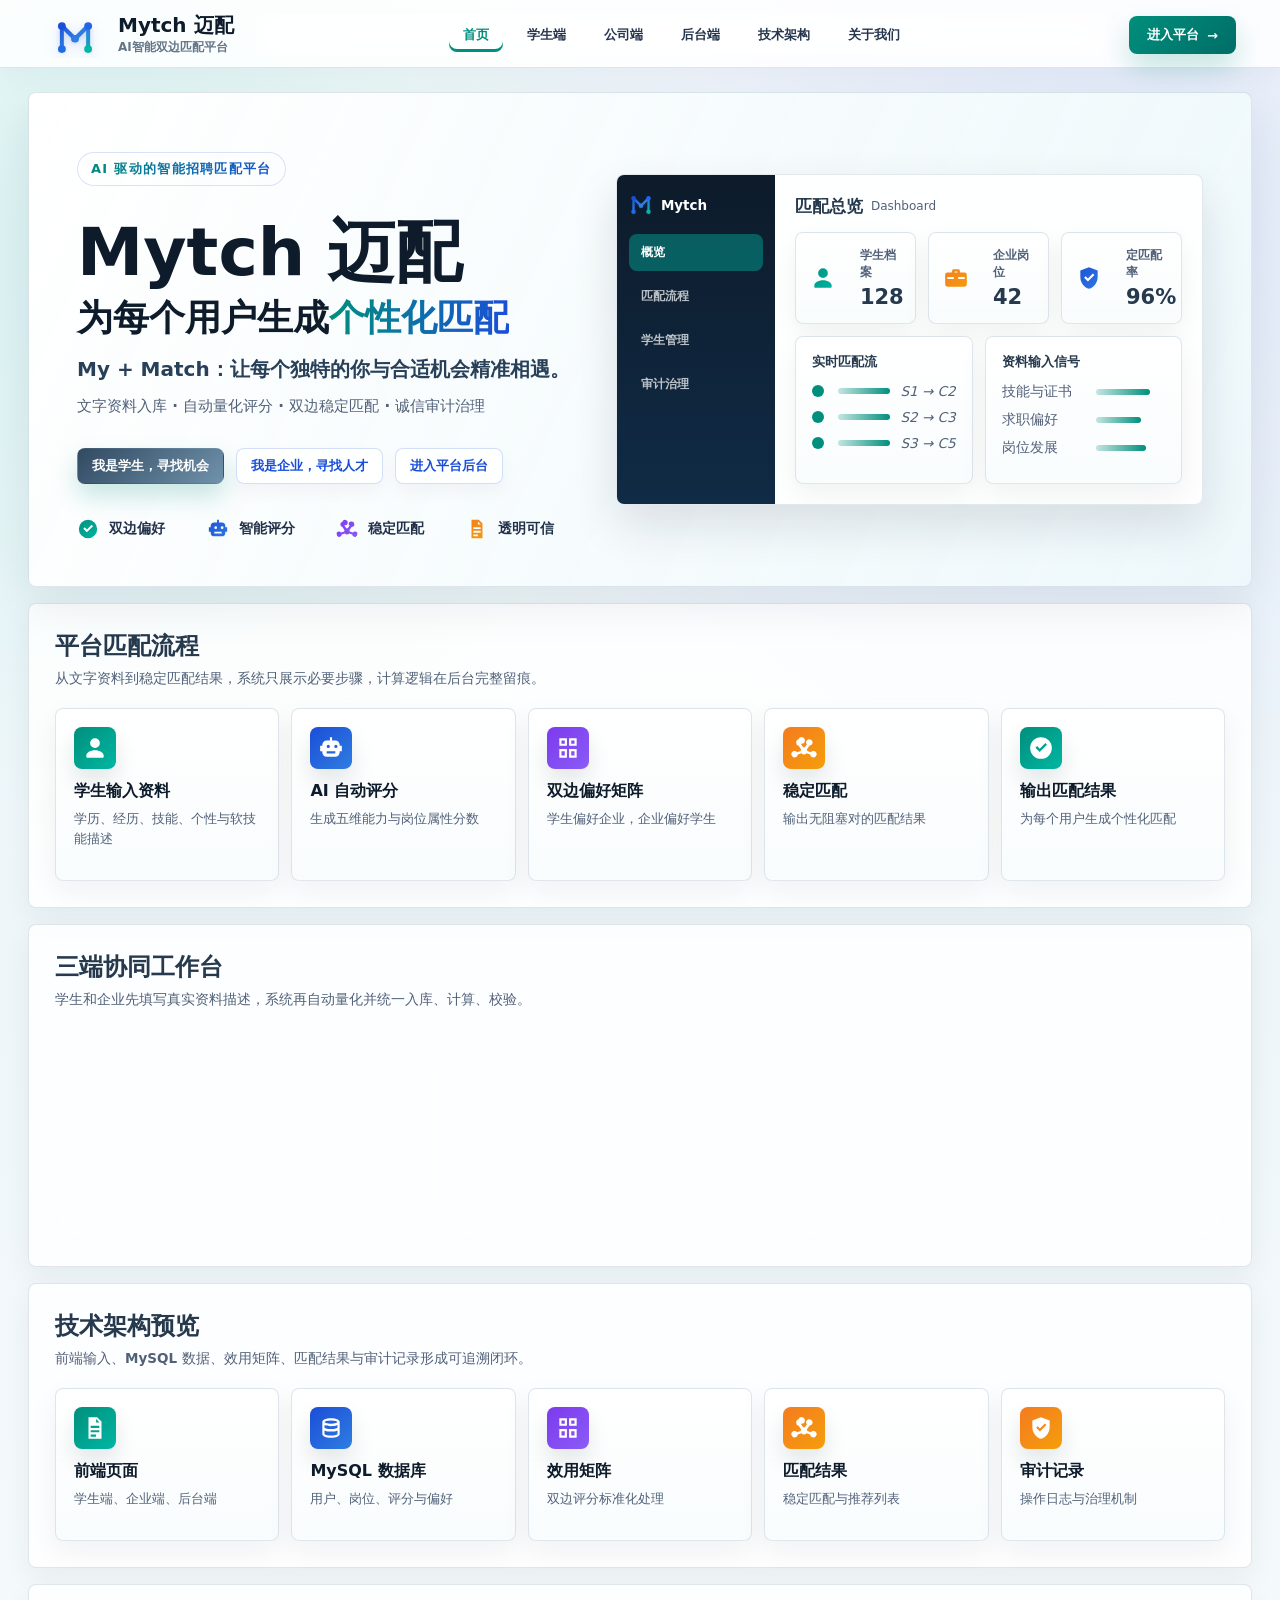
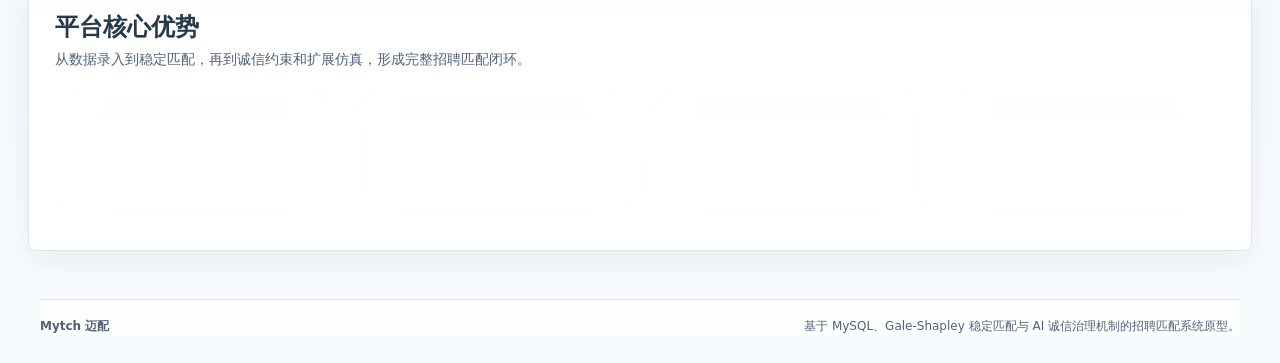
<file: index.html>
<!doctype html>
<html lang="zh-CN">
  <head>
    <meta charset="UTF-8" />
    <meta name="viewport" content="width=device-width, initial-scale=1.0" />
    <title>Mytch 迈配 · AI智能招聘匹配平台</title>
    <link rel="stylesheet" href="styles.css" />
  </head>
  <body data-page="portal">
    <header class="site-nav mytch-nav">
      <a class="brand portal-brand" href="index.html">
        <div class="brand-mark" aria-hidden="true"><img src="assets/mytch-logo.svg" alt="" /></div>
        <div>
          <h1>Mytch 迈配</h1>
          <p>AI智能双边匹配平台</p>
        </div>
      </a>
      <nav class="site-links" aria-label="官网导航">
        <a class="active" href="index.html">首页</a>
        <a href="student.html">学生端</a>
        <a href="company.html">公司端</a>
        <a href="admin.html">后台端</a>
        <a href="#architectureIntro">技术架构</a>
        <a href="#algorithmIntro">关于我们</a>
      </nav>
      <a class="nav-cta" href="student.html">进入平台 <span aria-hidden="true">→</span></a>
    </header>

    <main class="mytch-home">
      <section class="mytch-hero" id="platformIntro">
        <div class="hero-copy">
          <p class="eyebrow hero-pill">AI 驱动的智能招聘匹配平台</p>
          <h2>Mytch 迈配</h2>
          <p class="hero-mainline">为每个用户生成<span>个性化匹配</span></p>
          <p class="hero-subtitle">My + Match：让每个独特的你与合适机会精准相遇。</p>
          <p class="hero-slogan">文字资料入库 · 自动量化评分 · 双边稳定匹配 · 诚信审计治理</p>
          <div class="portal-actions">
            <a class="icon-button primary" href="student.html">我是学生，寻找机会</a>
            <a class="icon-button ghost" href="company.html">我是企业，寻找人才</a>
            <a class="icon-button ghost" href="admin.html">进入平台后台</a>
          </div>
          <div class="hero-feature-row" aria-label="平台能力">
            <span><i class="svg-icon check-icon" aria-hidden="true"></i>双边偏好</span>
            <span><i class="svg-icon bot-icon" aria-hidden="true"></i>智能评分</span>
            <span><i class="svg-icon nodes-icon" aria-hidden="true"></i>稳定匹配</span>
            <span><i class="svg-icon file-icon" aria-hidden="true"></i>透明可信</span>
          </div>
        </div>
        <div class="hero-showcase dashboard-preview" aria-label="Mytch 迈配三端智能匹配预览">
          <div class="preview-sidebar">
            <div class="preview-brand"><img src="assets/mytch-logo.svg" alt="" /><span>Mytch</span></div>
            <span class="active">概览</span>
            <span>匹配流程</span>
            <span>学生管理</span>
            <span>审计治理</span>
          </div>
          <div class="preview-main">
            <div class="preview-head">
              <strong>匹配总览</strong>
              <span>Dashboard</span>
            </div>
            <div class="preview-metrics">
              <article><i class="svg-icon user-icon teal" aria-hidden="true"></i><span>学生档案</span><strong>128</strong></article>
              <article><i class="svg-icon briefcase-icon orange" aria-hidden="true"></i><span>企业岗位</span><strong>42</strong></article>
              <article><i class="svg-icon shield-icon blue" aria-hidden="true"></i><span>定匹配率</span><strong>96%</strong></article>
            </div>
            <div class="preview-panels">
              <section>
                <strong>实时匹配流</strong>
                <p><span></span><b></b><em>S1 → C2</em></p>
                <p><span></span><b></b><em>S2 → C3</em></p>
                <p><span></span><b></b><em>S3 → C5</em></p>
              </section>
              <section>
                <strong>资料输入信号</strong>
                <p><label>技能与证书</label><b style="--w:78%"></b></p>
                <p><label>求职偏好</label><b style="--w:66%"></b></p>
                <p><label>岗位发展</label><b style="--w:72%"></b></p>
              </section>
            </div>
          </div>
        </div>
      </section>

      <section class="home-section process-section">
        <div class="section-heading">
          <h2>平台匹配流程</h2>
          <p>从文字资料到稳定匹配结果，系统只展示必要步骤，计算逻辑在后台完整留痕。</p>
        </div>
        <div class="process-flow">
          <article><span class="flow-icon teal"><i class="svg-icon user-icon" aria-hidden="true"></i></span><strong>学生输入资料</strong><p>学历、经历、技能、个性与软技能描述</p></article>
          <i aria-hidden="true">→</i>
          <article><span class="flow-icon blue"><i class="svg-icon bot-icon" aria-hidden="true"></i></span><strong>AI 自动评分</strong><p>生成五维能力与岗位属性分数</p></article>
          <i aria-hidden="true">→</i>
          <article><span class="flow-icon violet"><i class="svg-icon grid-icon" aria-hidden="true"></i></span><strong>双边偏好矩阵</strong><p>学生偏好企业，企业偏好学生</p></article>
          <i aria-hidden="true">→</i>
          <article><span class="flow-icon orange"><i class="svg-icon nodes-icon" aria-hidden="true"></i></span><strong>稳定匹配</strong><p>输出无阻塞对的匹配结果</p></article>
          <i aria-hidden="true">→</i>
          <article><span class="flow-icon teal"><i class="svg-icon check-icon" aria-hidden="true"></i></span><strong>输出匹配结果</strong><p>为每个用户生成个性化匹配</p></article>
        </div>
      </section>

      <section class="home-section" id="entryCards">
        <div class="section-heading">
          <h2>三端协同工作台</h2>
          <p>学生和企业先填写真实资料描述，系统再自动量化并统一入库、计算、校验。</p>
        </div>
        <div class="home-entry-grid">
          <a class="home-entry-card" href="student.html">
            <span class="entry-icon teal"><i class="svg-icon cap-icon" aria-hidden="true"></i></span>
            <strong>学生端入口</strong>
            <p>填写学校、GPA、专业、课程、经历和求职偏好描述，查看系统生成的企业排序和稳定匹配。</p>
            <b>立即进入</b>
          </a>
          <a class="home-entry-card" href="company.html">
            <span class="entry-icon orange"><i class="svg-icon briefcase-icon" aria-hidden="true"></i></span>
            <strong>企业端入口</strong>
            <p>填写岗位、薪资、成长、声誉和候选人偏好描述，动态参与全局招聘匹配。</p>
            <b>立即进入</b>
          </a>
          <a class="home-entry-card" href="admin.html">
            <span class="entry-icon blue"><i class="svg-icon shield-icon" aria-hidden="true"></i></span>
            <strong>管理后台入口</strong>
            <p>查看数据库、效用矩阵、GS推演、稳定性校验和仿真实验。</p>
            <b>立即进入</b>
          </a>
        </div>
      </section>

      <section class="home-section architecture-section" id="architectureIntro">
        <div class="section-heading">
          <h2>技术架构预览</h2>
          <p>前端输入、MySQL 数据、效用矩阵、匹配结果与审计记录形成可追溯闭环。</p>
        </div>
        <div class="architecture-grid">
          <article><span><i class="svg-icon file-icon" aria-hidden="true"></i></span><strong>前端页面</strong><p>学生端、企业端、后台端</p></article>
          <article><span><i class="svg-icon database-icon" aria-hidden="true"></i></span><strong>MySQL 数据库</strong><p>用户、岗位、评分与偏好</p></article>
          <article><span><i class="svg-icon grid-icon" aria-hidden="true"></i></span><strong>效用矩阵</strong><p>双边评分标准化处理</p></article>
          <article><span><i class="svg-icon nodes-icon" aria-hidden="true"></i></span><strong>匹配结果</strong><p>稳定匹配与推荐列表</p></article>
          <article><span><i class="svg-icon shield-icon" aria-hidden="true"></i></span><strong>审计记录</strong><p>操作日志与治理机制</p></article>
        </div>
      </section>

      <section class="home-section" id="algorithmIntro">
        <div class="section-heading">
          <h2>平台核心优势</h2>
          <p>从数据录入到稳定匹配，再到诚信约束和扩展仿真，形成完整招聘匹配闭环。</p>
        </div>
        <div class="advantage-grid">
          <article><span>01</span><strong>AI智能匹配</strong><p>先收集双方文字资料，再自动量化属性与偏好，生成双边效用矩阵。</p></article>
          <article><span>02</span><strong>稳定无阻塞匹配</strong><p>使用 Gale-Shapley 机制输出稳定匹配并检查阻塞对。</p></article>
          <article><span>03</span><strong>博弈诚信机制</strong><p>通过审计、保证金和惩罚设计降低虚假申报收益。</p></article>
          <article><span>04</span><strong>动态可扩展数据库</strong><p>学生和企业新增后写入 MySQL，并立即参与下一轮计算。</p></article>
        </div>
      </section>
    </main>

    <footer class="site-footer">
      <strong>Mytch 迈配</strong>
      <span>基于 MySQL、Gale-Shapley 稳定匹配与 AI 诚信治理机制的招聘匹配系统原型。</span>
    </footer>
  </body>
</html>
</file>
<file: styles.css>
:root {
  --bg: #f6f7f9;
  --surface: #ffffff;
  --ink: #18212f;
  --muted: #667085;
  --line: #d8dee8;
  --teal: #087f8c;
  --teal-weak: #e4f4f5;
  --coral: #d95f43;
  --indigo: #3c5aa6;
  --gold: #b7831d;
  --green: #1f8a5b;
  --shadow: 0 14px 40px rgba(24, 33, 47, 0.08);
}

* {
  box-sizing: border-box;
}

body {
  margin: 0;
  min-height: 100vh;
  background: var(--bg);
  color: var(--ink);
  font-family: Inter, ui-sans-serif, system-ui, -apple-system, BlinkMacSystemFont, "Segoe UI", sans-serif;
}

button,
input,
select,
textarea {
  font: inherit;
}

button {
  cursor: pointer;
}

a {
  color: inherit;
  text-decoration: none;
}

.app-shell {
  display: grid;
  grid-template-columns: 280px minmax(0, 1fr);
  min-height: 100vh;
}

.sidebar {
  position: sticky;
  top: 0;
  height: 100vh;
  display: flex;
  flex-direction: column;
  gap: 28px;
  padding: 24px 18px;
  background: #17202c;
  color: #eef4f7;
}

.brand {
  display: flex;
  align-items: center;
  gap: 12px;
  min-width: 0;
}

.brand-mark {
  display: grid;
  place-items: center;
  flex: 0 0 44px;
  width: 44px;
  height: 44px;
  border-radius: 8px;
  background: #f0b44c;
  color: #17202c;
  font-weight: 800;
  letter-spacing: 0;
}

.brand h1,
.brand p,
.topbar h2,
.topbar p,
.panel h3 {
  margin: 0;
}

.brand h1 {
  font-size: 18px;
  line-height: 1.2;
}

.brand p {
  margin-top: 4px;
  color: #b9c5d1;
  font-size: 13px;
}

.nav-tabs {
  display: grid;
  gap: 8px;
}

.nav-tab {
  display: flex;
  align-items: center;
  gap: 10px;
  width: 100%;
  border: 1px solid transparent;
  border-radius: 8px;
  padding: 11px 12px;
  background: transparent;
  color: #dbe5ea;
  text-align: left;
}

.nav-tab:hover,
.nav-tab.active {
  background: rgba(255, 255, 255, 0.09);
  border-color: rgba(255, 255, 255, 0.13);
}

.tab-icon {
  display: grid;
  place-items: center;
  width: 30px;
  height: 24px;
  border-radius: 6px;
  background: rgba(255, 255, 255, 0.1);
  color: #f0b44c;
  font-size: 12px;
  font-weight: 700;
}

.sidebar-footer {
  margin-top: auto;
  display: flex;
  align-items: center;
  gap: 8px;
  min-width: 0;
  color: #b9c5d1;
  font-size: 13px;
}

.state-dot {
  width: 9px;
  height: 9px;
  border-radius: 50%;
  background: #56d194;
  box-shadow: 0 0 0 4px rgba(86, 209, 148, 0.14);
}

.main {
  min-width: 0;
  padding: 22px;
}

.topbar {
  display: flex;
  align-items: center;
  justify-content: space-between;
  gap: 16px;
  margin-bottom: 18px;
}

.eyebrow {
  color: var(--teal);
  font-size: 12px;
  font-weight: 800;
  letter-spacing: 0.08em;
  text-transform: uppercase;
}

.topbar h2 {
  margin-top: 4px;
  font-size: 28px;
  letter-spacing: 0;
}

.toolbar,
.panel-heading,
.segmented,
.simulation-controls {
  display: flex;
  align-items: center;
  gap: 10px;
}

.icon-button {
  display: inline-flex;
  align-items: center;
  justify-content: center;
  gap: 8px;
  min-height: 38px;
  border: 1px solid var(--line);
  border-radius: 8px;
  padding: 8px 12px;
  background: var(--surface);
  color: var(--ink);
  font-weight: 700;
}

.icon-button:hover {
  border-color: #aab4c2;
}

.icon-button.primary {
  background: var(--teal);
  border-color: var(--teal);
  color: white;
}

.portal {
  width: min(1120px, calc(100% - 32px));
  margin: 0 auto;
  padding: 44px 0;
}

.portal-hero {
  min-height: 260px;
  display: grid;
  align-content: space-between;
  border-radius: 8px;
  padding: 28px;
  background:
    linear-gradient(90deg, rgba(23, 32, 44, 0.92), rgba(8, 127, 140, 0.72)),
    url("data:image/svg+xml,%3Csvg xmlns='http://www.w3.org/2000/svg' width='1200' height='500' viewBox='0 0 1200 500'%3E%3Crect width='1200' height='500' fill='%23dfe6ee'/%3E%3Cg fill='none' stroke='%2395a5b6' stroke-width='2' opacity='.55'%3E%3Cpath d='M80 380 C220 220, 320 420, 480 250 S760 180, 920 300 1050 360, 1120 180'/%3E%3Cpath d='M120 170 C260 260, 380 110, 530 190 S780 390, 1010 230'/%3E%3C/g%3E%3Cg fill='%23ffffff' opacity='.76'%3E%3Ccircle cx='160' cy='190' r='36'/%3E%3Ccircle cx='420' cy='305' r='42'/%3E%3Ccircle cx='650' cy='170' r='34'/%3E%3Ccircle cx='930' cy='320' r='44'/%3E%3C/g%3E%3C/svg%3E");
  background-size: cover;
  color: white;
  box-shadow: var(--shadow);
}

.portal-brand .brand-mark {
  background: white;
  color: var(--teal);
}

.portal-title h2 {
  margin: 8px 0 0;
  font-size: 46px;
  letter-spacing: 0;
}

.portal-title .eyebrow {
  color: #f0b44c;
}

.role-grid {
  display: grid;
  grid-template-columns: repeat(4, minmax(0, 1fr));
  gap: 16px;
  margin-top: 18px;
}

.role-card {
  min-height: 210px;
  display: grid;
  align-content: space-between;
  border: 1px solid var(--line);
  border-radius: 8px;
  padding: 18px;
  background: var(--surface);
  box-shadow: var(--shadow);
}

.role-card:hover {
  transform: translateY(-2px);
  border-color: #aab4c2;
}

.role-index {
  display: grid;
  place-items: center;
  width: 42px;
  height: 32px;
  border-radius: 8px;
  background: var(--teal-weak);
  color: var(--teal);
  font-weight: 800;
}

.role-card strong {
  display: block;
  margin-top: 20px;
  font-size: 24px;
}

.role-card span:last-child {
  color: var(--muted);
  line-height: 1.65;
}

.student-role .role-index {
  background: var(--teal-weak);
  color: var(--teal);
}

.company-role .role-index {
  background: #fff0e9;
  color: var(--coral);
}

.admin-role .role-index {
  background: #eef2ff;
  color: var(--indigo);
}

.ai-role .role-index {
  background: #f5efff;
  color: #7152a6;
}

.client-shell {
  min-height: 100vh;
}

.client-header {
  position: sticky;
  top: 0;
  z-index: 5;
  display: flex;
  align-items: center;
  justify-content: space-between;
  gap: 18px;
  padding: 14px 24px;
  border-bottom: 1px solid var(--line);
  background: rgba(246, 247, 249, 0.94);
  backdrop-filter: blur(12px);
}

.compact-brand .brand-mark {
  background: #17202c;
  color: #f0b44c;
}

.client-nav {
  display: flex;
  align-items: center;
  gap: 8px;
  padding: 4px;
  border: 1px solid var(--line);
  border-radius: 8px;
  background: var(--surface);
}

.client-nav a {
  border-radius: 6px;
  padding: 8px 12px;
  color: var(--muted);
  font-size: 13px;
  font-weight: 800;
}

.client-nav a.active {
  background: var(--teal);
  color: white;
}

.client-main {
  width: min(1180px, calc(100% - 32px));
  margin: 0 auto;
  display: grid;
  grid-template-columns: minmax(0, 1.05fr) minmax(340px, 0.95fr);
  gap: 18px;
  padding: 22px 0 34px;
}

.account-panel,
.result-panel {
  align-self: start;
}

.select-label {
  display: grid;
  gap: 6px;
  color: var(--muted);
  font-size: 12px;
  font-weight: 800;
}

.select-label select {
  min-width: 130px;
  min-height: 38px;
  border: 1px solid var(--line);
  border-radius: 8px;
  padding: 7px 10px;
  background: white;
  color: var(--ink);
}

.profile-form {
  display: grid;
  gap: 18px;
}

.profile-form h4,
.subpanel h4 {
  margin: 0 0 10px;
  font-size: 14px;
}

.field-grid {
  display: grid;
  grid-template-columns: repeat(2, minmax(0, 1fr));
  gap: 10px;
}

.number-field {
  display: grid;
  gap: 7px;
  border: 1px solid var(--line);
  border-radius: 8px;
  padding: 10px;
  background: #fbfcfd;
}

.number-field span {
  color: var(--muted);
  font-size: 12px;
  font-weight: 800;
}

.number-field input {
  width: 100%;
  min-height: 38px;
  border: 1px solid var(--line);
  border-radius: 7px;
  padding: 8px;
  background: white;
}

.text-field {
  grid-column: 1 / -1;
}

.text-field textarea {
  width: 100%;
  min-height: 82px;
  resize: vertical;
  border: 1px solid var(--line);
  border-radius: 7px;
  padding: 9px;
  background: white;
  color: var(--ink);
  line-height: 1.5;
}

.inference-card {
  grid-column: 1 / -1;
  border: 1px solid var(--line);
  border-radius: 8px;
  padding: 12px;
  background: #fbfcfd;
}

.inference-card > strong {
  display: block;
  margin-bottom: 12px;
  font-size: 14px;
}

.weight-preview {
  display: grid;
  gap: 10px;
}

.weight-preview div {
  position: relative;
  display: grid;
  grid-template-columns: 88px 42px minmax(0, 1fr);
  align-items: center;
  gap: 10px;
}

.weight-preview span {
  color: var(--muted);
  font-size: 12px;
  font-weight: 800;
}

.weight-preview b {
  font-size: 12px;
}

.weight-preview em {
  display: block;
  height: 10px;
  border-radius: 999px;
  background: var(--teal);
}

.form-actions {
  display: flex;
  align-items: center;
  justify-content: space-between;
  gap: 12px;
  border-top: 1px solid var(--line);
  padding-top: 14px;
}

.inline-state {
  color: var(--muted);
  font-size: 13px;
  font-weight: 700;
}

.personal-result {
  display: grid;
  gap: 14px;
}

.result-main {
  min-height: 190px;
  display: grid;
  align-content: center;
  border-radius: 8px;
  padding: 20px;
  background: #17202c;
  color: white;
}

.result-main .result-kicker {
  color: #f0b44c;
  font-size: 13px;
  font-weight: 900;
  letter-spacing: 0.08em;
}

.result-main strong {
  display: block;
  margin-top: 8px;
  font-size: 56px;
  line-height: 1;
}

.result-main span:last-child {
  margin-top: 12px;
  color: #cbd6df;
  font-weight: 700;
}

.mini-metrics {
  display: grid;
  grid-template-columns: 1fr 1fr;
  gap: 10px;
}

.mini-metrics article {
  border: 1px solid var(--line);
  border-radius: 8px;
  padding: 12px;
  background: #fbfcfd;
}

.mini-metrics span {
  display: block;
  color: var(--muted);
  font-size: 12px;
}

.mini-metrics strong {
  display: block;
  margin-top: 8px;
  font-size: 24px;
}

.subpanel {
  margin-top: 16px;
}

.rank-list.compact .rank-row {
  grid-template-columns: 54px minmax(0, 1fr);
}

.ai-cards,
.governance-grid {
  display: grid;
  grid-template-columns: repeat(2, minmax(0, 1fr));
  gap: 10px;
}

.ai-card,
.governance-grid article {
  border: 1px solid var(--line);
  border-radius: 8px;
  padding: 12px;
  background: #fbfcfd;
}

.ai-card strong,
.governance-grid strong {
  display: block;
  margin-bottom: 8px;
}

.ai-card span,
.governance-grid span,
.knowledge-notes p {
  color: var(--muted);
  font-size: 13px;
  line-height: 1.65;
}

.knowledge-notes {
  display: grid;
  gap: 10px;
}

.knowledge-notes p {
  margin: 0;
}

.audit-table {
  margin-top: 14px;
  overflow-x: auto;
}

.audit-table table {
  min-width: 760px;
}

.risk-low {
  color: var(--green);
  font-weight: 800;
}

.risk-mid {
  color: var(--gold);
  font-weight: 800;
}

.risk-high {
  color: var(--coral);
  font-weight: 800;
}

.tab-panel {
  display: none;
}

.tab-panel.active {
  display: grid;
  gap: 18px;
}

.metric-grid {
  display: grid;
  grid-template-columns: repeat(4, minmax(0, 1fr));
  gap: 14px;
}

.metric,
.panel {
  background: var(--surface);
  border: 1px solid var(--line);
  border-radius: 8px;
  box-shadow: var(--shadow);
}

.metric {
  padding: 16px;
}

.metric span {
  display: block;
  color: var(--muted);
  font-size: 13px;
}

.metric strong {
  display: block;
  margin-top: 8px;
  font-size: 30px;
}

.overview-layout,
.two-column {
  display: grid;
  grid-template-columns: minmax(0, 1.2fr) minmax(320px, 0.8fr);
  gap: 18px;
}

.panel {
  min-width: 0;
  padding: 16px;
}

.panel-heading {
  justify-content: space-between;
  margin-bottom: 14px;
}

.panel-heading h3 {
  font-size: 16px;
}

.badge {
  display: inline-flex;
  align-items: center;
  min-height: 26px;
  border-radius: 999px;
  padding: 4px 10px;
  background: #eef1f5;
  color: var(--muted);
  font-size: 12px;
  font-weight: 800;
}

.badge.positive {
  background: #e8f6ef;
  color: var(--green);
}

.badge.warning {
  background: #fff2dc;
  color: var(--gold);
}

.match-cards {
  display: grid;
  grid-template-columns: repeat(5, minmax(110px, 1fr));
  gap: 10px;
}

.match-card {
  position: relative;
  min-height: 142px;
  display: grid;
  align-content: space-between;
  border: 1px solid var(--line);
  border-radius: 8px;
  padding: 12px;
  overflow: hidden;
}

.match-card::before {
  content: "";
  position: absolute;
  inset: 0 0 auto;
  height: 5px;
  background: var(--accent);
}

.avatar-pair {
  display: flex;
  align-items: center;
  justify-content: space-between;
  gap: 8px;
}

.avatar {
  display: grid;
  place-items: center;
  width: 42px;
  height: 42px;
  border-radius: 50%;
  background: var(--teal-weak);
  color: var(--teal);
  font-weight: 800;
}

.avatar.company {
  background: #eef2ff;
  color: var(--indigo);
}

.connector {
  height: 2px;
  flex: 1;
  background: linear-gradient(90deg, var(--teal), var(--coral));
}

.match-card strong {
  display: block;
  margin-top: 10px;
}

.match-card span {
  color: var(--muted);
  font-size: 12px;
}

.utility-bars {
  display: grid;
  gap: 18px;
}

.bar-label {
  display: flex;
  justify-content: space-between;
  gap: 12px;
  margin-bottom: 8px;
  color: var(--muted);
  font-size: 13px;
}

.bar-label strong {
  color: var(--ink);
}

.bar-track {
  height: 12px;
  border-radius: 999px;
  background: #edf1f5;
  overflow: hidden;
}

.bar-track span {
  display: block;
  height: 100%;
  width: 0;
  border-radius: inherit;
  background: var(--teal);
}

.bar-row:nth-child(2) .bar-track span {
  background: var(--coral);
}

.bar-row:nth-child(3) .bar-track span {
  background: var(--indigo);
}

.segmented {
  padding: 3px;
  border: 1px solid var(--line);
  border-radius: 8px;
  background: #f3f5f8;
}

.segmented button {
  border: 0;
  border-radius: 6px;
  padding: 6px 10px;
  background: transparent;
  color: var(--muted);
  font-size: 12px;
  font-weight: 800;
}

.segmented button.active {
  background: var(--surface);
  color: var(--ink);
  box-shadow: 0 1px 4px rgba(24, 33, 47, 0.1);
}

.matrix {
  display: grid;
  grid-template-columns: 90px repeat(5, minmax(80px, 1fr));
  gap: 6px;
}

.matrix-cell {
  min-height: 44px;
  display: grid;
  place-items: center;
  border-radius: 7px;
  padding: 8px;
  background: #f2f4f7;
  color: var(--ink);
  font-size: 13px;
  font-weight: 800;
}

.matrix-cell.header {
  background: #e7ebf0;
  color: #344054;
}

.matrix-cell.score {
  color: white;
}

.table-wrap {
  overflow: auto;
}

table {
  width: 100%;
  border-collapse: collapse;
  min-width: 620px;
}

th,
td {
  border-bottom: 1px solid var(--line);
  padding: 9px 8px;
  text-align: left;
  font-size: 13px;
  white-space: nowrap;
}

th {
  color: #344054;
  background: #f3f5f8;
  font-size: 12px;
}

td:first-child,
th:first-child {
  position: sticky;
  left: 0;
  background: inherit;
  font-weight: 800;
}

td input {
  width: 78px;
  min-height: 32px;
  border: 1px solid var(--line);
  border-radius: 7px;
  padding: 5px 7px;
  background: white;
}

.rank-list {
  display: grid;
  gap: 10px;
}

.rank-row {
  display: grid;
  grid-template-columns: 62px minmax(0, 1fr);
  align-items: center;
  gap: 12px;
  border: 1px solid var(--line);
  border-radius: 8px;
  padding: 10px;
}

.rank-row strong {
  color: var(--teal);
}

.rank-chips {
  display: flex;
  flex-wrap: wrap;
  gap: 7px;
}

.rank-chip {
  border-radius: 999px;
  padding: 6px 9px;
  background: #f1f5f9;
  color: #344054;
  font-size: 12px;
  font-weight: 800;
}

.timeline {
  display: grid;
  gap: 12px;
}

.round {
  border: 1px solid var(--line);
  border-radius: 8px;
  padding: 12px;
}

.round h4 {
  margin: 0 0 10px;
  font-size: 14px;
}

.round-grid {
  display: grid;
  grid-template-columns: minmax(0, 1fr) minmax(0, 1.25fr);
  gap: 12px;
}

.mini-list {
  display: grid;
  gap: 6px;
}

.mini-list div {
  border-radius: 7px;
  padding: 8px;
  background: #f3f5f8;
  color: #344054;
  font-size: 13px;
}

.simulator {
  max-width: 980px;
}

.simulation-controls {
  flex-wrap: wrap;
  margin-bottom: 16px;
}

.simulation-controls label {
  display: grid;
  gap: 6px;
  color: var(--muted);
  font-size: 13px;
  font-weight: 700;
}

.simulation-controls input {
  width: 140px;
  min-height: 38px;
  border: 1px solid var(--line);
  border-radius: 8px;
  padding: 8px;
}

.simulation-results {
  display: grid;
  grid-template-columns: repeat(4, minmax(150px, 1fr));
  gap: 12px;
}

.sim-card {
  border: 1px solid var(--line);
  border-radius: 8px;
  padding: 14px;
  background: #fbfcfd;
}

.sim-card span {
  display: block;
  color: var(--muted);
  font-size: 12px;
}

.sim-card strong {
  display: block;
  margin-top: 8px;
  font-size: 24px;
}

@media (max-width: 1100px) {
  .app-shell {
    grid-template-columns: 1fr;
  }

  .sidebar {
    position: static;
    height: auto;
  }

  .nav-tabs {
    grid-template-columns: repeat(5, minmax(120px, 1fr));
    overflow-x: auto;
  }

  .metric-grid,
  .overview-layout,
  .two-column,
  .simulation-results {
    grid-template-columns: 1fr 1fr;
  }

  .match-cards {
    grid-template-columns: repeat(3, minmax(0, 1fr));
  }

  .role-grid,
  .client-main {
    grid-template-columns: repeat(2, minmax(0, 1fr));
  }
}

@media (max-width: 760px) {
  .main {
    padding: 14px;
  }

  .topbar,
  .panel-heading {
    align-items: flex-start;
    flex-direction: column;
  }

  .metric-grid,
  .overview-layout,
  .two-column,
  .simulation-results,
  .round-grid {
    grid-template-columns: 1fr;
  }

  .match-cards {
    grid-template-columns: 1fr;
  }

  .matrix {
    grid-template-columns: 72px repeat(5, minmax(62px, 1fr));
    overflow-x: auto;
  }

  .portal {
    width: min(100% - 24px, 1120px);
    padding: 24px 0;
  }

  .portal-hero {
    min-height: 230px;
    padding: 20px;
  }

  .portal-title h2 {
    font-size: 34px;
  }

  .client-header {
    align-items: flex-start;
    flex-direction: column;
    padding: 14px;
  }

  .client-nav {
    width: 100%;
    overflow-x: auto;
  }

  .client-main {
    width: min(100% - 24px, 1180px);
  }

  .field-grid,
  .mini-metrics,
  .role-grid,
  .client-main,
  .ai-cards,
  .governance-grid {
    grid-template-columns: 1fr;
  }

  .form-actions {
    align-items: stretch;
    flex-direction: column;
  }

  .result-main strong {
    font-size: 42px;
  }
}

/* User-requested polish: top-right switching, real icons, readable charts */
body[data-page="student"] .client-header,
body[data-page="company"] .client-header,
body[data-page="admin"] .admin-global {
  display: flex !important;
  position: sticky !important;
  top: 0 !important;
  z-index: 30 !important;
}

body[data-page="student"] .product-layout,
body[data-page="company"] .product-layout,
body[data-page="admin"] .app-shell {
  width: min(1580px, calc(100% - 32px)) !important;
  margin: 16px auto 34px !important;
  grid-template-columns: 236px minmax(0, 1fr) !important;
  gap: 18px !important;
}

body[data-page="student"] .client-sidebar,
body[data-page="company"] .client-sidebar,
body[data-page="admin"] .sidebar {
  min-height: calc(100vh - 96px) !important;
  height: auto !important;
  border: 1px solid var(--mt-line) !important;
  border-radius: 8px !important;
}

.side-switch {
  display: none !important;
}

.side-brand {
  gap: 9px !important;
  margin-bottom: 24px !important;
}

.side-brand .brand-mark {
  width: 34px !important;
  height: 34px !important;
}

.side-brand h1 {
  white-space: nowrap !important;
  font-size: 18px !important;
  letter-spacing: 0 !important;
}

.side-brand p {
  font-size: 10.5px !important;
}

.portal-titlebar {
  min-height: 64px !important;
}

.portal-titlebar h2 {
  font-size: 28px !important;
}

.user-chip,
.admin-search::after,
.admin-search b {
  display: none !important;
}

.admin-search {
  min-width: min(360px, 42vw) !important;
}

.hero-copy h2 {
  margin-bottom: 8px !important;
  font-size: clamp(52px, 5.2vw, 78px) !important;
}

.hero-mainline {
  margin: 0 0 14px !important;
  white-space: nowrap !important;
  color: var(--mt-ink) !important;
  font-size: clamp(28px, 2.8vw, 42px) !important;
  line-height: 1.15 !important;
  font-weight: 920 !important;
}

.hero-mainline span {
  background: linear-gradient(90deg, var(--mt-teal), var(--mt-blue)) !important;
  -webkit-background-clip: text !important;
  background-clip: text !important;
  color: transparent !important;
}

.svg-icon {
  display: block !important;
  width: 1em !important;
  height: 1em !important;
  background: currentColor !important;
  -webkit-mask: var(--icon) center / contain no-repeat !important;
  mask: var(--icon) center / contain no-repeat !important;
}

.user-icon { --icon: url("data:image/svg+xml,%3Csvg viewBox='0 0 24 24' xmlns='http://www.w3.org/2000/svg'%3E%3Cpath fill='black' d='M12 12a4.5 4.5 0 1 0 0-9a4.5 4.5 0 0 0 0 9Zm0 2c-4.42 0-8 2.24-8 5v1.2c0 .44.36.8.8.8h14.4c.44 0 .8-.36.8-.8V19c0-2.76-3.58-5-8-5Z'/%3E%3C/svg%3E"); }
.bot-icon { --icon: url("data:image/svg+xml,%3Csvg viewBox='0 0 24 24' xmlns='http://www.w3.org/2000/svg'%3E%3Cpath fill='black' d='M11 2h2v3h3a4 4 0 0 1 4 4v7a4 4 0 0 1-4 4H8a4 4 0 0 1-4-4V9a4 4 0 0 1 4-4h3V2Zm-3 8.5A1.5 1.5 0 1 0 11 10.5a1.5 1.5 0 0 0-3 0Zm7 0a1.5 1.5 0 1 0 3 0a1.5 1.5 0 0 0-3 0ZM8 15v2h8v-2H8ZM2 10h2v5H2v-5Zm18 0h2v5h-2v-5Z'/%3E%3C/svg%3E"); }
.grid-icon { --icon: url("data:image/svg+xml,%3Csvg viewBox='0 0 24 24' xmlns='http://www.w3.org/2000/svg'%3E%3Cpath fill='black' d='M4 3h7v7H4V3Zm9 0h7v7h-7V3ZM4 13h7v8H4v-8Zm9 0h7v8h-7v-8ZM6 5v3h3V5H6Zm9 0v3h3V5h-3ZM6 15v4h3v-4H6Zm9 0v4h3v-4h-3Z'/%3E%3C/svg%3E"); }
.nodes-icon { --icon: url("data:image/svg+xml,%3Csvg viewBox='0 0 24 24' xmlns='http://www.w3.org/2000/svg'%3E%3Cpath fill='black' d='M7 4a3 3 0 1 1 2.83 4H9l2.2 3.3a3.1 3.1 0 0 1 1.6 0L15 8h-.83A3 3 0 1 1 17 9.83l-2.35 3.52A3 3 0 0 1 15 14.7l3.35 1.12A3 3 0 1 1 17.72 18l-3.35-1.12a3 3 0 0 1-4.74 0L6.28 18a3 3 0 1 1-.63-2.18L9 14.7a3 3 0 0 1 .35-1.35L7 9.83A3 3 0 0 1 7 4Z'/%3E%3C/svg%3E"); }
.check-icon { --icon: url("data:image/svg+xml,%3Csvg viewBox='0 0 24 24' xmlns='http://www.w3.org/2000/svg'%3E%3Cpath fill='black' d='M12 2a10 10 0 1 0 0 20a10 10 0 0 0 0-20Zm-1.2 13.6L6.9 11.7l1.5-1.5l2.4 2.4l5.2-5.2l1.5 1.5l-6.7 6.7Z'/%3E%3C/svg%3E"); }
.file-icon { --icon: url("data:image/svg+xml,%3Csvg viewBox='0 0 24 24' xmlns='http://www.w3.org/2000/svg'%3E%3Cpath fill='black' d='M6 2h8l4 4v16H6V2Zm7 1.8V7h3.2L13 3.8ZM8 10v2h8v-2H8Zm0 4v2h8v-2H8Zm0 4v2h5v-2H8Z'/%3E%3C/svg%3E"); }
.cap-icon { --icon: url("data:image/svg+xml,%3Csvg viewBox='0 0 24 24' xmlns='http://www.w3.org/2000/svg'%3E%3Cpath fill='black' d='M12 3L2 8l10 5l10-5l-10-5Zm-7 8v4.5C6.8 18 9.4 19.2 12 19.2s5.2-1.2 7-3.7V11l-7 3.5L5 11Z'/%3E%3C/svg%3E"); }
.briefcase-icon { --icon: url("data:image/svg+xml,%3Csvg viewBox='0 0 24 24' xmlns='http://www.w3.org/2000/svg'%3E%3Cpath fill='black' d='M9 4h6l1 3h4a2 2 0 0 1 2 2v9a2 2 0 0 1-2 2H4a2 2 0 0 1-2-2V9a2 2 0 0 1 2-2h4l1-3Zm1.5 3h3l-.33-1h-2.34l-.33 1ZM4 11v2h16v-2h-6v2h-4v-2H4Z'/%3E%3C/svg%3E"); }
.shield-icon { --icon: url("data:image/svg+xml,%3Csvg viewBox='0 0 24 24' xmlns='http://www.w3.org/2000/svg'%3E%3Cpath fill='black' d='M12 2l8 3v6c0 5-3.4 9.7-8 11c-4.6-1.3-8-6-8-11V5l8-3Zm-1 13.2l6-6l-1.4-1.4L11 12.4l-2.1-2.1l-1.4 1.4l3.5 3.5Z'/%3E%3C/svg%3E"); }
.database-icon { --icon: url("data:image/svg+xml,%3Csvg viewBox='0 0 24 24' xmlns='http://www.w3.org/2000/svg'%3E%3Cpath fill='black' d='M12 3c5 0 8 1.6 8 3.5v11C20 19.4 17 21 12 21s-8-1.6-8-3.5v-11C4 4.6 7 3 12 3Zm0 2C8.1 5 6 6 6 6.5S8.1 8 12 8s6-1 6-1.5S15.9 5 12 5Zm6 4.2C16.6 9.9 14.5 10.3 12 10.3s-4.6-.4-6-1.1v2.3C6 12 8.1 13 12 13s6-1 6-1.5V9.2Zm0 5C16.6 14.9 14.5 15.3 12 15.3s-4.6-.4-6-1.1v3.3C6 18 8.1 19 12 19s6-1 6-1.5v-3.3Z'/%3E%3C/svg%3E"); }
.sliders-icon { --icon: url("data:image/svg+xml,%3Csvg viewBox='0 0 24 24' xmlns='http://www.w3.org/2000/svg'%3E%3Cpath fill='black' d='M4 7h8a3 3 0 0 0 5.83 0H20V5h-2.17a3 3 0 0 0-5.83 0H4v2Zm11-2a1 1 0 1 1 0 2a1 1 0 0 1 0-2ZM4 13h2.17a3 3 0 0 0 5.83 0H20v-2h-8a3 3 0 0 0-5.83 0H4v2Zm5-2a1 1 0 1 1 0 2a1 1 0 0 1 0-2Zm-5 8h8a3 3 0 0 0 5.83 0H20v-2h-2.17a3 3 0 0 0-5.83 0H4v2Zm11-2a1 1 0 1 1 0 2a1 1 0 0 1 0-2Z'/%3E%3C/svg%3E"); }
.chart-icon { --icon: url("data:image/svg+xml,%3Csvg viewBox='0 0 24 24' xmlns='http://www.w3.org/2000/svg'%3E%3Cpath fill='black' d='M4 20h16v-2H4v2Zm2-4h3V9H6v7Zm5 0h3V4h-3v12Zm5 0h3v-9h-3v9Z'/%3E%3C/svg%3E"); }

.flow-icon .svg-icon,
.entry-icon .svg-icon,
.architecture-grid span .svg-icon,
.portal-flow-strip span .svg-icon,
.preview-metrics i.svg-icon,
.hero-feature-row i.svg-icon {
  width: 26px !important;
  height: 26px !important;
  color: #fff !important;
}

.hero-feature-row i.svg-icon {
  width: 22px !important;
  height: 22px !important;
}

.process-flow {
  grid-template-columns: repeat(5, minmax(0, 1fr)) !important;
}

.donut-card {
  display: grid !important;
  grid-template-columns: 170px minmax(0, 1fr) !important;
  align-items: center !important;
  gap: 18px !important;
  padding: 18px !important;
}

.donut-visual {
  width: 160px !important;
  height: 160px !important;
  margin: 0 auto !important;
  filter: none !important;
}

.donut-visual svg {
  width: 100% !important;
  height: 100% !important;
  overflow: visible !important;
}

.donut-segment {
  transition: stroke-dasharray .25s ease;
}

.donut-visual span {
  display: grid !important;
  place-items: center !important;
  gap: 2px !important;
  color: var(--mt-ink) !important;
  font-size: 11px !important;
  font-weight: 700 !important;
}

.donut-visual span strong {
  color: var(--mt-teal) !important;
  font-size: 22px !important;
  line-height: 1 !important;
}

.donut-visual span em {
  color: var(--mt-muted) !important;
  font-style: normal !important;
  font-size: 10px !important;
}

.donut-legend {
  grid-template-columns: minmax(0, 1fr) !important;
}

.donut-legend span {
  justify-content: space-between !important;
  padding: 7px 9px !important;
  border-radius: 8px !important;
  background: rgba(248, 252, 253, 0.9) !important;
  color: #26364f !important;
}

.console-log {
  color: #193148 !important;
  background: linear-gradient(180deg, #f8fcfd, #eef7f7) !important;
  border-color: rgba(0, 143, 124, 0.18) !important;
  font-weight: 780 !important;
}

.console-log * {
  color: #193148 !important;
  opacity: 1 !important;
}

.manual-case-panel .panel-heading {
  align-items: flex-start !important;
  gap: 16px !important;
}

.manual-case-panel .panel-heading p {
  margin: 6px 0 0 !important;
  color: var(--mt-muted) !important;
  font-size: 12px !important;
  line-height: 1.45 !important;
}

.five-case {
  display: grid !important;
  gap: 16px !important;
}

.five-case-summary {
  display: grid !important;
  grid-template-columns: repeat(4, minmax(0, 1fr)) !important;
  gap: 12px !important;
}

.five-case-summary article {
  min-height: 82px !important;
  padding: 14px 16px !important;
  border-radius: 14px !important;
  border: 1px solid rgba(213, 224, 234, 0.86) !important;
  background: linear-gradient(135deg, rgba(248, 252, 253, 0.96), rgba(232, 246, 243, 0.72)) !important;
  box-shadow: 0 12px 30px rgba(13, 27, 42, 0.06) !important;
}

.five-case-summary span,
.five-case-summary em {
  display: block !important;
  color: var(--mt-muted) !important;
  font-size: 11px !important;
  font-style: normal !important;
}

.five-case-summary strong {
  display: block !important;
  margin: 4px 0 3px !important;
  color: var(--mt-ink) !important;
  font-size: 22px !important;
  line-height: 1.05 !important;
}

.five-case-heatmaps {
  display: grid !important;
  grid-template-columns: repeat(2, minmax(0, 1fr)) !important;
  gap: 14px !important;
}

.five-heatmap-card {
  min-width: 0 !important;
  padding: 14px !important;
  border-radius: 16px !important;
  border: 1px solid rgba(213, 224, 234, 0.9) !important;
  background: rgba(255, 255, 255, 0.94) !important;
  box-shadow: inset 0 1px 0 rgba(255, 255, 255, 0.86) !important;
}

.five-heatmap-card > strong {
  display: block !important;
  margin: 0 0 10px !important;
  color: var(--mt-ink) !important;
  font-size: 13px !important;
}

.five-heatmap-scroll {
  overflow-x: auto !important;
  padding-bottom: 3px !important;
}

.mini-heatmap {
  min-width: 520px !important;
}

.mini-heatmap th,
.mini-heatmap td {
  width: 70px !important;
  height: 44px !important;
  min-width: 70px !important;
  font-size: 11px !important;
}

.mini-heatmap thead th:first-child,
.mini-heatmap tbody th {
  width: 88px !important;
  min-width: 88px !important;
}

.five-case-results .table-wrap {
  border-radius: 16px !important;
  border: 1px solid rgba(213, 224, 234, 0.9) !important;
  background: rgba(255, 255, 255, 0.94) !important;
}

@media (max-width: 1180px) {
  body[data-page="student"] .product-layout,
  body[data-page="company"] .product-layout,
  body[data-page="admin"] .app-shell {
    grid-template-columns: minmax(0, 1fr) !important;
  }

  .process-flow {
    grid-template-columns: repeat(2, minmax(0, 1fr)) !important;
  }

  .five-case-summary,
  .five-case-heatmaps {
    grid-template-columns: repeat(2, minmax(0, 1fr)) !important;
  }
}

@media (max-width: 760px) {
  .hero-mainline {
    white-space: normal !important;
  }

  .donut-card {
    grid-template-columns: minmax(0, 1fr) !important;
  }

  .five-case-summary,
  .five-case-heatmaps {
    grid-template-columns: minmax(0, 1fr) !important;
  }
}

/* Final override: keep admin utility heatmap inside the panel and restore color scale */
.matrix {
  display: block !important;
  width: 100% !important;
  max-width: 100% !important;
  min-width: 0 !important;
  overflow: hidden !important;
  padding: 12px !important;
  border: 1px solid rgba(116, 141, 166, 0.22) !important;
  border-radius: 8px !important;
  background: linear-gradient(180deg, #ffffff, #f7fbfd) !important;
}

.matrix-summary {
  display: flex !important;
  align-items: center !important;
  flex-wrap: wrap !important;
  gap: 10px !important;
  margin-bottom: 10px !important;
  color: #526175 !important;
  font-size: 12px !important;
  font-weight: 760 !important;
}

.matrix-summary span {
  color: #0d1b2a !important;
  font-size: 13px !important;
  font-weight: 900 !important;
}

.matrix-summary em {
  font-style: normal !important;
}

.matrix-summary b {
  color: #008f7c !important;
  font-weight: 900 !important;
}

.matrix-scroll {
  width: 100% !important;
  max-width: 100% !important;
  overflow: auto !important;
  padding-bottom: 6px !important;
}

.utility-heatmap {
  width: max-content !important;
  min-width: 100% !important;
  border-collapse: separate !important;
  border-spacing: 4px !important;
  table-layout: fixed !important;
}

.utility-heatmap th,
.utility-heatmap td {
  border: 0 !important;
  padding: 0 !important;
  white-space: nowrap !important;
}

.utility-heatmap thead th {
  min-width: 52px !important;
  height: 28px !important;
  color: #526175 !important;
  background: transparent !important;
  font-size: 10.5px !important;
  font-weight: 860 !important;
  text-align: center !important;
}

.utility-heatmap thead th:first-child,
.utility-heatmap tbody th {
  position: sticky !important;
  left: 0 !important;
  z-index: 2 !important;
  min-width: 88px !important;
  padding: 0 8px !important;
  color: #26364f !important;
  background: rgba(247, 251, 253, 0.96) !important;
  border-radius: 7px !important;
  text-align: left !important;
  font-size: 11px !important;
  font-weight: 900 !important;
}

.utility-heatmap thead th:first-child {
  z-index: 3 !important;
}

.utility-heatmap .heat-cell {
  min-width: 52px !important;
  height: 34px !important;
  border-radius: 7px !important;
  background: var(--heat-color) !important;
  color: var(--heat-text) !important;
  box-shadow:
    inset 0 0 0 1px rgba(255, 255, 255, 0.34),
    0 1px 2px rgba(13, 27, 42, 0.06) !important;
  text-align: center !important;
  font-size: 10.5px !important;
  font-weight: 900 !important;
}

.utility-heatmap .heat-cell span {
  display: inline-block !important;
  transform: translateY(1px) !important;
}

.utility-heatmap .heat-cell.matched {
  outline: 2px solid #ffffff !important;
  box-shadow:
    0 0 0 2px #008f7c,
    0 6px 14px rgba(0, 143, 124, 0.22),
    inset 0 0 0 1px rgba(255, 255, 255, 0.55) !important;
}

.matrix-legend {
  display: grid !important;
  grid-template-columns: auto minmax(130px, 180px) auto !important;
  align-items: center !important;
  gap: 10px !important;
  margin-top: 8px !important;
  color: #526175 !important;
  font-size: 11px !important;
  font-weight: 760 !important;
}

.matrix-legend i {
  display: block !important;
  height: 10px !important;
  border-radius: 999px !important;
}

.student-legend i {
  background: linear-gradient(90deg, #ebf7f5, #80d3c9, #16a394, #006c5f) !important;
}

.company-legend i {
  background: linear-gradient(90deg, #eff5ff, #b2c5ff, #4970e2, #193d9c) !important;
}

/* Mytch final commercial visual specification */
:root {
  --bg: #f5f7fa;
  --surface: #ffffff;
  --ink: #1d2129;
  --muted: #4e5969;
  --muted-2: #86909c;
  --line: #e5e8ef;
  --teal: #165dff;
  --teal-weak: #e8f0ff;
  --coral: #ff7d00;
  --gold: #ff7d00;
  --green: #00b42a;
  --red: #f53f3f;
  --indigo: #165dff;
  --shadow: 0 2px 12px rgba(0, 0, 0, 0.06);
  --nav-height: 68px;
}

body {
  background: var(--bg);
  color: var(--ink);
  font-size: 14px;
}

body[data-page="portal"] {
  overflow: auto;
}

.brand-mark {
  background: var(--teal);
  color: #fff;
}

.panel,
.metric,
.role-card,
.home-entry-card,
.advantage-grid article,
.number-field,
.inference-card,
.mini-metrics article,
.rank-row,
.round,
.ai-card,
.governance-grid article,
.sim-card {
  border: 1px solid var(--line);
  border-radius: 8px;
  background: var(--surface);
  box-shadow: var(--shadow);
  transition: transform 0.18s ease, box-shadow 0.18s ease, border-color 0.18s ease;
}

.panel,
.metric,
.home-entry-card,
.advantage-grid article {
  padding: 20px;
}

.panel:hover,
.metric:hover,
.home-entry-card:hover,
.advantage-grid article:hover {
  transform: translateY(-2px);
  box-shadow: 0 8px 24px rgba(0, 0, 0, 0.09);
}

.site-nav,
.global-topbar {
  min-height: var(--nav-height);
  padding: 12px 32px;
  border-bottom: 1px solid var(--line);
  background: rgba(255, 255, 255, 0.96);
  backdrop-filter: blur(12px);
}

.brand h1 {
  font-size: 18px;
  font-weight: 800;
}

.brand p {
  color: var(--muted-2);
  font-size: 12px;
}

.site-links a,
.client-nav a,
.side-menu a,
.nav-tab {
  font-size: 14px;
}

.icon-button {
  border-radius: 8px;
  transition: transform 0.12s ease, background 0.18s ease, border-color 0.18s ease;
}

.icon-button:hover {
  border-color: var(--teal);
  color: var(--teal);
}

.icon-button:active {
  transform: translateY(1px);
}

.icon-button.primary {
  background: var(--teal);
  border-color: var(--teal);
  color: #fff;
}

.icon-button.primary:hover {
  background: #0e49d8;
  color: #fff;
}

.eyebrow,
.role-index,
.advantage-grid span {
  color: var(--teal);
}

.panel-heading h3,
.layer-heading h3,
.section-heading h2 {
  font-size: 16px;
  font-weight: 700;
}

.topbar h2,
.overview-card h2,
.admin-hero h2 {
  font-size: 18px;
  font-weight: 800;
}

.panel-heading p,
.overview-card p:not(.eyebrow),
.section-heading p,
.home-entry-card p,
.advantage-grid p {
  color: var(--muted);
  font-size: 14px;
}

th,
td,
.matrix-cell,
.rank-chip,
.match-card span {
  font-size: 13px;
}

.badge,
.inline-state,
.mini-metrics span,
.chart-stats span {
  font-size: 12px;
}

.inline-state::before {
  content: "";
  display: inline-block;
  width: 7px;
  height: 7px;
  margin-right: 7px;
  border-radius: 50%;
  background: var(--green);
  animation: mytchPulse 1.8s ease-in-out infinite;
}

@keyframes mytchPulse {
  0%, 100% { opacity: 0.45; transform: scale(0.86); }
  50% { opacity: 1; transform: scale(1); }
}

/* Homepage */
.mytch-home {
  width: min(1200px, calc(100% - 40px));
  margin: 0 auto;
  padding: 24px 0 36px;
}

.mytch-hero {
  min-height: 520px;
  display: grid;
  grid-template-columns: minmax(0, 0.95fr) minmax(420px, 1.05fr);
  align-items: center;
  gap: 36px;
  border-radius: 8px;
  padding: 48px;
  background: linear-gradient(135deg, #165dff 0%, #3b82ff 58%, #78a7ff 100%);
  color: #fff;
  box-shadow: 0 12px 36px rgba(22, 93, 255, 0.2);
}

.hero-copy h2 {
  margin: 10px 0 0;
  max-width: 720px;
  color: #fff;
  font-size: 42px;
  line-height: 1.16;
}

.hero-subtitle,
.hero-slogan {
  margin: 14px 0 0;
  color: rgba(255, 255, 255, 0.9);
  font-size: 16px;
  line-height: 1.7;
}

.hero-slogan {
  font-size: 14px;
  font-weight: 700;
}

.hero-preview {
  margin: 0;
}

.hero-preview img {
  display: block;
  width: 100%;
  border-radius: 8px;
  border: 1px solid rgba(255, 255, 255, 0.32);
  box-shadow: 0 24px 70px rgba(10, 31, 89, 0.26);
}

.home-section {
  margin-top: 24px;
}

.section-heading {
  margin-bottom: 16px;
}

.section-heading h2 {
  margin: 0;
  color: var(--ink);
}

.section-heading p {
  margin: 8px 0 0;
}

.home-entry-grid {
  display: grid;
  grid-template-columns: repeat(3, minmax(0, 1fr));
  gap: 24px;
}

.home-entry-card {
  min-height: 236px;
  display: grid;
  align-content: space-between;
  color: inherit;
}

.entry-icon {
  display: grid;
  place-items: center;
  width: 46px;
  height: 46px;
  border-radius: 8px;
  background: var(--teal-weak);
  color: var(--teal);
  font-size: 20px;
  font-weight: 900;
}

.home-entry-card strong {
  display: block;
  margin-top: 14px;
  font-size: 16px;
}

.home-entry-card b {
  display: inline-flex;
  align-items: center;
  justify-content: center;
  width: fit-content;
  min-height: 36px;
  border-radius: 8px;
  padding: 6px 12px;
  background: var(--teal);
  color: #fff;
  font-size: 13px;
}

.site-footer {
  width: min(1200px, calc(100% - 40px));
  margin: 0 auto 28px;
  display: flex;
  justify-content: space-between;
  gap: 16px;
  border-top: 1px solid var(--line);
  padding-top: 18px;
  color: var(--muted);
  font-size: 12px;
}

/* Student / company final flow */
.product-layout {
  grid-template-columns: 252px minmax(0, 1fr);
}

.dashboard-main {
  grid-template-columns: minmax(0, 1fr);
  gap: 24px;
  padding: 24px;
}

.overview-card,
.flow-card,
.rules-panel,
.visual-pair {
  grid-column: 1 / -1;
}

.visual-pair {
  display: grid;
  grid-template-columns: repeat(2, minmax(0, 1fr));
  gap: 24px;
  align-items: stretch;
}

.visual-pair .flow-card {
  grid-column: auto;
  min-height: 430px;
}

.visual-pair .radar-chart {
  grid-template-columns: 1fr;
  justify-items: center;
}

.visual-pair .chart-stats {
  width: 100%;
  grid-template-columns: repeat(5, minmax(0, 1fr));
}

.flow-card {
  display: grid;
  gap: 16px;
}

.form-card .field-grid,
#studentPreferenceFields,
#companyPreferenceFields {
  grid-template-columns: repeat(2, minmax(0, 1fr));
}

#studentPreferenceFields .text-field,
#companyPreferenceFields .text-field {
  grid-column: 1 / -1;
}

.number-field {
  padding: 12px;
  box-shadow: none;
}

.number-field span {
  color: var(--muted);
  font-size: 13px;
}

.number-field input,
.number-field textarea,
.select-label select {
  min-height: 38px;
  border-radius: 8px;
  font-size: 14px;
}

.number-field textarea {
  min-height: 88px;
}

.result-main strong {
  font-size: 32px;
  overflow-wrap: anywhere;
}

.match-card strong,
.match-card span,
.rank-chip {
  white-space: normal;
  overflow-wrap: anywhere;
}

@media (max-width: 980px) {
  .mytch-hero,
  .home-entry-grid,
  .advantage-grid,
  .visual-pair,
  .form-card .field-grid,
  #studentPreferenceFields,
  #companyPreferenceFields {
    grid-template-columns: 1fr;
  }

  .mytch-hero {
    padding: 28px;
  }

  .hero-copy h2 {
    font-size: 30px;
  }
}

/* 2026-05-25 Morandi approachable-luxury visual system */
:root {
  --mh-ink: #26394d;
  --mh-muted: #6f7e8b;
  --mh-line: rgba(120, 145, 164, 0.22);
  --mh-100: #f4f7f8;
  --mh-150: #edf3f5;
  --mh-200: #dfe8ec;
  --mh-300: #c4d2da;
  --mh-400: #9fb6c4;
  --mh-500: #6f92aa;
  --mh-600: #456f8d;
  --mh-700: #314a62;
  --mh-glass: rgba(255, 255, 255, 0.68);
  --mh-shadow: 0 18px 42px rgba(49, 74, 98, 0.12);
  --mh-soft-shadow: 0 10px 24px rgba(49, 74, 98, 0.08);
}

body[data-page="portal"],
body[data-page="student"],
body[data-page="company"],
body[data-page="admin"] {
  color: var(--mh-ink) !important;
  background:
    linear-gradient(115deg, rgba(244, 247, 248, 0.98) 0%, rgba(231, 239, 242, 0.96) 45%, rgba(241, 245, 246, 1) 100%),
    repeating-linear-gradient(90deg, rgba(255, 255, 255, 0.42) 0 1px, transparent 1px 18px) !important;
  font-size: 14px !important;
}

body[data-page="student"] .client-shell,
body[data-page="company"] .client-shell,
body[data-page="admin"] .app-shell {
  background:
    linear-gradient(180deg, rgba(255,255,255,.34), rgba(223,232,236,.22)),
    transparent !important;
}

body[data-page="student"] .client-header,
body[data-page="company"] .client-header,
body[data-page="admin"] .admin-global,
body[data-page="portal"] .site-nav {
  background: rgba(255, 255, 255, 0.72) !important;
  border-bottom: 1px solid rgba(120, 145, 164, 0.2) !important;
  box-shadow: 0 10px 28px rgba(49, 74, 98, 0.06) !important;
  backdrop-filter: blur(22px) saturate(1.08) !important;
}

.brand-mark,
.compact-brand .brand-mark,
.portal-brand .brand-mark,
.sidebar .brand-mark {
  border-radius: 8px !important;
  color: #ffffff !important;
  background: linear-gradient(135deg, var(--mh-600), var(--mh-400)) !important;
  box-shadow: 0 12px 24px rgba(69, 111, 141, 0.25) !important;
}

.compact-brand h1,
.portal-brand h1,
.brand h1 {
  color: var(--mh-ink) !important;
  font-weight: 850 !important;
  letter-spacing: 0 !important;
}

.compact-brand p,
.portal-brand p,
.brand p {
  color: var(--mh-muted) !important;
  font-weight: 650 !important;
}

.client-nav,
.site-links,
.segmented {
  background: rgba(255, 255, 255, 0.58) !important;
  border: 1px solid var(--mh-line) !important;
  box-shadow: inset 0 1px 0 rgba(255,255,255,.75), 0 8px 20px rgba(49,74,98,.05) !important;
  backdrop-filter: blur(16px) !important;
}

.client-nav a,
.site-links a,
.segmented button {
  color: var(--mh-muted) !important;
  font-weight: 760 !important;
}

.client-nav a.active,
.client-nav a:hover,
.site-links a:hover,
.segmented button.active {
  color: #ffffff !important;
  background: linear-gradient(135deg, var(--mh-700), var(--mh-600)) !important;
  box-shadow: 0 8px 18px rgba(69,111,141,.18) !important;
}

body[data-page="student"] .product-layout,
body[data-page="company"] .product-layout {
  background: transparent !important;
}

body[data-page="student"] .client-sidebar,
body[data-page="company"] .client-sidebar,
.sidebar {
  background: rgba(255, 255, 255, 0.56) !important;
  border-right: 1px solid var(--mh-line) !important;
  box-shadow: 12px 0 34px rgba(49, 74, 98, 0.05) !important;
  backdrop-filter: blur(20px) saturate(1.06) !important;
}

.side-title {
  border-bottom-color: var(--mh-line) !important;
}

.side-title strong {
  color: var(--mh-ink) !important;
  font-weight: 820 !important;
}

.side-title span {
  color: var(--mh-muted) !important;
}

.side-menu a,
.nav-tab {
  color: #647785 !important;
  background: rgba(255, 255, 255, 0.22) !important;
  border: 1px solid transparent !important;
}

.side-menu a:first-child,
.side-menu a:hover,
.nav-tab.active,
.nav-tab:hover {
  color: var(--mh-700) !important;
  background: rgba(223, 232, 236, 0.68) !important;
  border-color: rgba(120, 145, 164, 0.18) !important;
  box-shadow: inset 3px 0 0 var(--mh-500) !important;
}

body[data-page="student"] .dashboard-main,
body[data-page="company"] .dashboard-main,
.main {
  background: transparent !important;
}

body[data-page="student"] .panel,
body[data-page="company"] .panel,
.panel,
.metric,
.home-entry-card,
.advantage-grid article,
.overview-meta article,
.match-card,
.timeline-item,
.governance-grid article,
.ai-cards article {
  border: 1px solid var(--mh-line) !important;
  border-radius: 8px !important;
  background:
    linear-gradient(180deg, rgba(255,255,255,.72), rgba(255,255,255,.54)),
    rgba(255, 255, 255, 0.56) !important;
  box-shadow: var(--mh-soft-shadow) !important;
  backdrop-filter: blur(18px) saturate(1.08) !important;
}

body[data-page="student"] .overview-card,
body[data-page="company"] .overview-card,
.console-panel,
.match-board,
.simulator {
  box-shadow: var(--mh-shadow) !important;
}

.overview-meta article,
.metric {
  background:
    linear-gradient(150deg, rgba(255,255,255,.82), rgba(223,232,236,.48)),
    rgba(255,255,255,.62) !important;
}

.overview-card .eyebrow,
.eyebrow {
  color: var(--mh-600) !important;
  letter-spacing: 0.1em !important;
}

.panel-heading h3,
body[data-page="student"] .overview-card h2,
body[data-page="company"] .overview-card h2,
.section-heading h2,
.topbar h2 {
  color: var(--mh-ink) !important;
  font-weight: 820 !important;
}

.panel-heading p,
body[data-page="student"] .overview-card p:not(.eyebrow),
body[data-page="company"] .overview-card p:not(.eyebrow),
.section-heading p,
.home-entry-card p,
.advantage-grid article p {
  color: var(--mh-muted) !important;
  font-weight: 560 !important;
}

.number-field,
.text-field,
.select-label select,
.simulation-results .sim-card,
.pending-state,
.inference-card {
  border-color: var(--mh-line) !important;
  border-radius: 8px !important;
  background:
    linear-gradient(180deg, rgba(255,255,255,.66), rgba(244,247,248,.5)),
    rgba(255,255,255,.48) !important;
  box-shadow: inset 0 1px 0 rgba(255,255,255,.75) !important;
}

.number-field > span,
.text-field > span,
.number-field label,
.text-field label {
  color: #3a4f63 !important;
  font-size: 12.5px !important;
  font-weight: 760 !important;
}

.number-field input,
.text-field input,
.text-field textarea,
.select-label select {
  color: var(--mh-ink) !important;
  border-color: rgba(120, 145, 164, 0.24) !important;
  background: rgba(255,255,255,.72) !important;
  font-size: 13.5px !important;
  font-weight: 560 !important;
}

.text-field textarea:focus,
.text-field input:focus,
.number-field input:focus,
.select-label select:focus {
  outline: 2px solid rgba(111, 146, 170, 0.28) !important;
  border-color: rgba(69, 111, 141, 0.44) !important;
}

.icon-button,
.home-entry-card b,
button.icon-button {
  border-color: rgba(69,111,141,.24) !important;
  color: var(--mh-700) !important;
  background: rgba(255,255,255,.58) !important;
  box-shadow: 0 8px 18px rgba(49, 74, 98, 0.08) !important;
}

.icon-button.primary,
.portal-actions .icon-button.primary,
.form-actions .icon-button.primary {
  color: #ffffff !important;
  border-color: transparent !important;
  background: linear-gradient(135deg, var(--mh-700), var(--mh-500)) !important;
  box-shadow: 0 12px 26px rgba(69,111,141,.2) !important;
}

.badge,
.badge.positive,
.badge.warning {
  color: var(--mh-700) !important;
  border: 1px solid rgba(111,146,170,.22) !important;
  background: rgba(223,232,236,.62) !important;
}

.status-ok,
.simulation-results .sim-card strong,
.overview-meta .status-ok {
  color: var(--mh-600) !important;
}

.mytch-hero {
  color: var(--mh-ink) !important;
  border: 1px solid rgba(120,145,164,.22) !important;
  background:
    linear-gradient(125deg, rgba(255,255,255,.82) 0%, rgba(237,243,245,.72) 46%, rgba(210,224,231,.62) 100%),
    rgba(255,255,255,.52) !important;
  box-shadow: var(--mh-shadow) !important;
  backdrop-filter: blur(22px) saturate(1.08) !important;
}

.hero-copy h2 {
  color: var(--mh-ink) !important;
}

.hero-subtitle,
.hero-slogan {
  color: var(--mh-muted) !important;
}

.hero-preview {
  border-color: rgba(120,145,164,.22) !important;
  background: rgba(255,255,255,.46) !important;
  box-shadow: 0 18px 38px rgba(49,74,98,.12) !important;
}

.hero-preview img {
  filter: saturate(.72) contrast(.98) brightness(1.04) !important;
}

.entry-icon {
  background: linear-gradient(135deg, var(--mh-700), var(--mh-400)) !important;
  color: #ffffff !important;
  box-shadow: 0 12px 24px rgba(69,111,141,.18) !important;
}

.advantage-grid article span,
.home-entry-card strong {
  color: var(--mh-700) !important;
}

.radar-chart,
.bar-chart-card,
.donut-card,
.utility-bars,
.matrix,
.rank-list article {
  border: 1px solid rgba(120,145,164,.18) !important;
  border-radius: 8px !important;
  background:
    linear-gradient(180deg, rgba(255,255,255,.58), rgba(223,232,236,.32)),
    rgba(255,255,255,.4) !important;
}

.bar-track {
  background: rgba(196, 210, 218, 0.68) !important;
}

.bar-track span,
.weight-preview em i {
  background: linear-gradient(90deg, var(--mh-700), var(--mh-400)) !important;
}

.weight-preview em {
  background: rgba(196, 210, 218, 0.72) !important;
}

.donut-visual {
  filter: drop-shadow(0 14px 24px rgba(69,111,141,.16)) !important;
}

.donut-visual span {
  color: var(--mh-700) !important;
}

.result-main {
  border-radius: 8px !important;
  background:
    linear-gradient(135deg, rgba(49,74,98,.96), rgba(102,139,164,.92)),
    var(--mh-700) !important;
  box-shadow: 0 18px 38px rgba(49,74,98,.16) !important;
}

/* Final absolute brand lock: Mytch identity */
.brand-mark,
.compact-brand .brand-mark,
.portal-brand .brand-mark,
.sidebar .brand-mark {
  display: grid !important;
  place-items: center !important;
  overflow: hidden !important;
  color: transparent !important;
  text-indent: -999px !important;
  background:
    linear-gradient(180deg, rgba(255, 255, 255, 0.94), rgba(239, 246, 250, 0.78)),
    rgba(255, 255, 255, 0.72) !important;
  border: 1px solid rgba(103, 135, 158, 0.18) !important;
  box-shadow:
    inset 0 1px 0 rgba(255, 255, 255, 0.9),
    0 12px 26px rgba(27, 78, 216, 0.12) !important;
}

.brand-mark img,
.compact-brand .brand-mark img,
.portal-brand .brand-mark img,
.sidebar .brand-mark img {
  display: block !important;
  width: 82% !important;
  height: 82% !important;
  object-fit: contain !important;
  text-indent: 0 !important;
  filter: drop-shadow(0 4px 7px rgba(27, 78, 216, 0.16)) !important;
}

.portal-brand .brand-mark {
  width: 46px !important;
  height: 46px !important;
}

.compact-brand .brand-mark,
.sidebar .brand-mark {
  width: 38px !important;
  height: 38px !important;
}

.brand h1,
.compact-brand h1,
.portal-brand h1 {
  color: #0d1b2a !important;
  letter-spacing: 0 !important;
}

.hero-copy h2 span,
.hero-subtitle strong,
.eyebrow.hero-pill {
  background: linear-gradient(90deg, #1b4ed8, #00b7a3) !important;
  -webkit-background-clip: text !important;
  background-clip: text !important;
  color: transparent !important;
}

.entry-icon {
  background: linear-gradient(135deg, #1b4ed8, #00b7a3) !important;
}

/* Product refresh: cleaner Mytch platform inspired by supplied references */
:root {
  --mt-ink: #0d1b2a;
  --mt-muted: #526179;
  --mt-soft: #eef7fb;
  --mt-line: rgba(116, 141, 166, 0.22);
  --mt-teal: #008f7c;
  --mt-teal-2: #00b7a3;
  --mt-blue: #1b4ed8;
  --mt-blue-2: #2f7de1;
  --mt-orange: #f47b20;
  --mt-violet: #8b5cf6;
  --mt-card: rgba(255, 255, 255, 0.84);
  --mt-shadow: 0 18px 46px rgba(13, 27, 42, 0.08);
  --mt-soft-shadow: 0 10px 28px rgba(13, 27, 42, 0.06);
}

html {
  scroll-behavior: smooth;
}

body[data-page="portal"],
body[data-page="student"],
body[data-page="company"],
body[data-page="admin"] {
  color: var(--mt-ink) !important;
  background:
    radial-gradient(circle at 8% 12%, rgba(0, 183, 163, 0.12), transparent 30%),
    radial-gradient(circle at 86% 10%, rgba(27, 78, 216, 0.10), transparent 34%),
    linear-gradient(180deg, #f8fbfd 0%, #eef6fa 48%, #f8fbfd 100%) !important;
  font-size: 13.5px !important;
}

body[data-page="portal"] .site-nav,
body[data-page="student"] .client-header,
body[data-page="company"] .client-header,
body[data-page="admin"] .admin-global {
  min-height: 64px !important;
  padding: 12px 36px !important;
  background: rgba(255, 255, 255, 0.86) !important;
  border-bottom: 1px solid var(--mt-line) !important;
  box-shadow: 0 8px 26px rgba(13, 27, 42, 0.04) !important;
  backdrop-filter: blur(20px) saturate(1.08) !important;
}

body[data-page="portal"] .site-nav {
  position: sticky !important;
  top: 0 !important;
  z-index: 20 !important;
}

.site-links,
.client-nav {
  gap: 10px !important;
  padding: 4px !important;
  background: transparent !important;
  border: 0 !important;
  box-shadow: none !important;
}

.site-links a,
.client-nav a {
  min-height: 34px !important;
  padding: 8px 14px !important;
  border-radius: 8px !important;
  color: #27364f !important;
  font-size: 13px !important;
  font-weight: 760 !important;
}

.site-links a:hover,
.client-nav a:hover,
.client-nav a.active {
  color: var(--mt-teal) !important;
  background: rgba(0, 143, 124, 0.09) !important;
}

.portal-brand .brand-mark,
.compact-brand .brand-mark,
.sidebar .brand-mark,
.brand-mark {
  border-radius: 8px !important;
  background: transparent !important;
  border: 0 !important;
  box-shadow: none !important;
}

.brand h1,
.compact-brand h1,
.portal-brand h1 {
  color: var(--mt-ink) !important;
  font-size: 20px !important;
  font-weight: 900 !important;
}

.brand p,
.compact-brand p,
.portal-brand p {
  color: var(--mt-muted) !important;
  font-size: 11.5px !important;
}

.mytch-home {
  width: min(1500px, calc(100% - 56px)) !important;
  margin: 0 auto !important;
  padding: 24px 0 48px !important;
}

.mytch-hero {
  display: grid !important;
  grid-template-columns: minmax(0, 0.86fr) minmax(460px, 1fr) !important;
  gap: 34px !important;
  align-items: center !important;
  min-height: 430px !important;
  padding: 46px 48px !important;
  border-radius: 8px !important;
  background:
    linear-gradient(115deg, rgba(255, 255, 255, 0.92), rgba(235, 247, 251, 0.86)),
    rgba(255, 255, 255, 0.84) !important;
  border: 1px solid var(--mt-line) !important;
  box-shadow: var(--mt-shadow) !important;
}

.hero-copy h2 {
  max-width: 720px !important;
  margin: 18px 0 14px !important;
  font-size: clamp(42px, 4.8vw, 68px) !important;
  line-height: 1.08 !important;
  color: var(--mt-ink) !important;
}

.hero-copy h2 span {
  background: linear-gradient(90deg, var(--mt-teal), var(--mt-blue)) !important;
  -webkit-background-clip: text !important;
  background-clip: text !important;
  color: transparent !important;
}

.hero-pill {
  display: inline-flex !important;
  align-items: center !important;
  gap: 8px !important;
  min-height: 32px !important;
  padding: 7px 13px !important;
  border: 1px solid rgba(27, 78, 216, 0.16) !important;
  border-radius: 999px !important;
  background: rgba(239, 247, 255, 0.72) !important;
  box-shadow: inset 0 1px 0 rgba(255,255,255,.9) !important;
  font-size: 13px !important;
}

.hero-subtitle {
  font-size: 20px !important;
  font-weight: 780 !important;
  color: #284058 !important;
}

.hero-slogan {
  max-width: 620px !important;
  margin-top: 8px !important;
  font-size: 14px !important;
  color: var(--mt-muted) !important;
}

.portal-actions {
  margin-top: 28px !important;
  gap: 12px !important;
}

.icon-button,
.portal-actions .icon-button,
.form-actions .icon-button,
.toolbar .icon-button {
  min-height: 36px !important;
  padding: 8px 14px !important;
  border-radius: 8px !important;
  border: 1px solid rgba(27, 78, 216, 0.18) !important;
  background: rgba(255, 255, 255, 0.76) !important;
  color: var(--mt-blue) !important;
  font-size: 13px !important;
  font-weight: 840 !important;
  box-shadow: 0 8px 18px rgba(13, 27, 42, 0.04) !important;
}

.icon-button.primary,
.portal-actions .icon-button.primary,
.form-actions .icon-button.primary,
.toolbar .icon-button.primary {
  color: #fff !important;
  border-color: transparent !important;
  background: linear-gradient(135deg, var(--mt-teal), #00736b) !important;
  box-shadow: 0 12px 24px rgba(0, 143, 124, 0.22) !important;
}

.hero-feature-row {
  display: grid;
  grid-template-columns: repeat(4, minmax(0, 1fr));
  gap: 14px;
  margin-top: 34px;
  max-width: 650px;
}

.hero-feature-row span {
  display: flex;
  align-items: center;
  gap: 10px;
  min-width: 0;
  color: #22314a;
  font-weight: 820;
}

.hero-feature-row i,
.flow-icon,
.entry-icon,
.architecture-grid span,
.preview-metrics i {
  display: grid !important;
  place-items: center !important;
  width: 42px !important;
  height: 42px !important;
  flex: 0 0 auto !important;
  border-radius: 8px !important;
  color: #fff !important;
  font-style: normal !important;
  font-size: 13px !important;
  font-weight: 900 !important;
  box-shadow: 0 12px 22px rgba(13, 27, 42, 0.10) !important;
}

.hero-feature-row span:nth-child(1) i,
.flow-icon.teal,
.entry-icon.teal,
.preview-metrics .teal,
.architecture-grid article:nth-child(1) span {
  background: linear-gradient(135deg, var(--mt-teal), var(--mt-teal-2)) !important;
}

.hero-feature-row span:nth-child(2) i,
.flow-icon.blue,
.entry-icon.blue,
.preview-metrics .blue,
.architecture-grid article:nth-child(2) span {
  background: linear-gradient(135deg, var(--mt-blue), var(--mt-blue-2)) !important;
}

.hero-feature-row span:nth-child(3) i,
.flow-icon.violet,
.architecture-grid article:nth-child(3) span {
  background: linear-gradient(135deg, #7c3aed, var(--mt-violet)) !important;
}

.hero-feature-row span:nth-child(4) i,
.flow-icon.orange,
.entry-icon.orange,
.preview-metrics .orange,
.architecture-grid article:nth-child(4) span,
.architecture-grid article:nth-child(5) span {
  background: linear-gradient(135deg, var(--mt-orange), #f59e0b) !important;
}

.dashboard-preview {
  display: grid !important;
  grid-template-columns: 158px minmax(0, 1fr) !important;
  gap: 0 !important;
  overflow: hidden !important;
  min-height: 310px !important;
  padding: 0 !important;
  border-radius: 8px !important;
  border: 1px solid rgba(116, 141, 166, 0.20) !important;
  background: rgba(255, 255, 255, 0.92) !important;
  box-shadow: 0 20px 46px rgba(13, 27, 42, 0.12) !important;
}

.preview-sidebar {
  display: flex;
  flex-direction: column;
  gap: 7px;
  padding: 18px 12px;
  background: linear-gradient(180deg, #0d1b2a, #102b46);
  color: rgba(255, 255, 255, 0.72);
}

.preview-brand {
  display: flex;
  align-items: center;
  gap: 8px;
  margin-bottom: 10px;
  color: #fff;
  font-weight: 900;
}

.preview-brand img {
  width: 24px;
  height: 24px;
}

.preview-sidebar > span {
  padding: 10px 12px;
  border-radius: 8px;
  font-size: 12px;
  font-weight: 760;
}

.preview-sidebar > span.active {
  color: #fff;
  background: rgba(0, 183, 163, 0.42);
}

.preview-main {
  min-width: 0;
  padding: 20px;
}

.preview-head {
  display: flex;
  align-items: baseline;
  gap: 8px;
  margin-bottom: 14px;
}

.preview-head strong {
  font-size: 17px;
  font-weight: 900;
}

.preview-head span {
  color: var(--mt-muted);
  font-size: 12px;
}

.preview-metrics {
  display: grid;
  grid-template-columns: repeat(3, minmax(0, 1fr));
  gap: 12px;
}

.preview-metrics article {
  display: grid;
  grid-template-columns: 40px minmax(0, 1fr);
  gap: 4px 10px;
  align-items: center;
  padding: 14px;
  border: 1px solid var(--mt-line);
  border-radius: 8px;
  background: #fff;
}

.preview-metrics i {
  grid-row: span 2;
  width: 34px !important;
  height: 34px !important;
}

.preview-metrics span {
  color: var(--mt-muted);
  font-size: 12px;
  font-weight: 760;
}

.preview-metrics strong {
  font-size: 21px;
  font-weight: 900;
}

.preview-panels {
  display: grid;
  grid-template-columns: 0.9fr 1fr;
  gap: 12px;
  margin-top: 12px;
}

.preview-panels section {
  padding: 16px;
  border: 1px solid var(--mt-line);
  border-radius: 8px;
  background: linear-gradient(180deg, #ffffff, #f7fbfd);
}

.preview-panels strong {
  display: block;
  margin-bottom: 12px;
  font-size: 13px;
}

.preview-panels p {
  display: grid;
  grid-template-columns: 16px minmax(0, 1fr) auto;
  align-items: center;
  gap: 10px;
  margin: 10px 0;
  color: var(--mt-muted);
}

.preview-panels p span {
  width: 12px;
  height: 12px;
  border-radius: 999px;
  background: var(--mt-teal);
}

.preview-panels p:nth-child(3) span {
  background: var(--mt-orange);
}

.preview-panels p:nth-child(4) span {
  background: var(--mt-blue);
}

.preview-panels p b {
  height: 6px;
  border-radius: 999px;
  background: linear-gradient(90deg, rgba(0,143,124,.22), var(--mt-teal));
}

.preview-panels section:last-child p {
  grid-template-columns: 84px minmax(0, 1fr);
}

.preview-panels section:last-child p b {
  width: var(--w);
}

.home-section {
  margin-top: 16px !important;
  padding: 26px !important;
  border: 1px solid var(--mt-line) !important;
  border-radius: 8px !important;
  background: var(--mt-card) !important;
  box-shadow: var(--mt-soft-shadow) !important;
}

.section-heading {
  margin-bottom: 20px !important;
}

.section-heading h2 {
  font-size: 24px !important;
  color: var(--mt-ink) !important;
}

.section-heading p {
  font-size: 13.5px !important;
  color: var(--mt-muted) !important;
}

.process-flow {
  display: grid;
  grid-template-columns: repeat(4, minmax(0, 1fr));
  gap: 16px;
  align-items: stretch;
}

.process-flow > i {
  display: none;
}

.process-flow article,
.home-entry-card,
.advantage-grid article,
.architecture-grid article {
  min-height: 126px;
  padding: 18px !important;
  border: 1px solid var(--mt-line) !important;
  border-radius: 8px !important;
  background: linear-gradient(180deg, rgba(255,255,255,.98), rgba(248,252,253,.86)) !important;
  box-shadow: 0 10px 24px rgba(13, 27, 42, 0.05) !important;
}

.process-flow article strong,
.home-entry-card strong,
.advantage-grid article strong,
.architecture-grid article strong {
  display: block;
  margin-top: 12px;
  color: var(--mt-ink) !important;
  font-size: 16px !important;
  font-weight: 900 !important;
}

.process-flow article p,
.home-entry-card p,
.advantage-grid article p,
.architecture-grid article p {
  margin-top: 7px;
  color: var(--mt-muted) !important;
  font-size: 13px !important;
  line-height: 1.55 !important;
}

.home-entry-grid {
  gap: 12px !important;
}

.home-entry-card b {
  color: var(--mt-teal) !important;
  font-size: 13px !important;
}

.architecture-grid {
  display: grid;
  grid-template-columns: repeat(5, minmax(0, 1fr));
  gap: 12px;
}

.architecture-grid article {
  min-height: 118px;
}

.site-footer {
  background: rgba(255, 255, 255, 0.82) !important;
  border-top: 1px solid var(--mt-line) !important;
  color: var(--mt-muted) !important;
}

body[data-page="student"] .product-layout,
body[data-page="company"] .product-layout {
  grid-template-columns: 230px minmax(0, 1fr) !important;
  gap: 18px !important;
  width: min(1500px, calc(100% - 36px)) !important;
  margin: 18px auto 36px !important;
}

body[data-page="student"] .client-sidebar,
body[data-page="company"] .client-sidebar,
.sidebar {
  padding: 18px 14px !important;
  border: 1px solid var(--mt-line) !important;
  border-radius: 8px !important;
  background: rgba(255, 255, 255, 0.88) !important;
  box-shadow: var(--mt-soft-shadow) !important;
}

.side-title strong {
  font-size: 17px !important;
  color: var(--mt-ink) !important;
}

.side-title span {
  color: var(--mt-muted) !important;
  font-size: 12px !important;
}

.side-menu {
  gap: 8px !important;
}

.side-menu a,
.nav-tab {
  display: flex !important;
  align-items: center !important;
  gap: 10px !important;
  min-height: 42px !important;
  padding: 10px 12px !important;
  border-radius: 8px !important;
  color: #33425b !important;
  font-size: 13px !important;
  font-weight: 780 !important;
}

.side-menu a::before {
  content: "□";
  display: grid;
  place-items: center;
  width: 24px;
  height: 24px;
  border-radius: 7px;
  color: #fff;
  background: rgba(45, 89, 132, 0.38);
  font-size: 12px;
  font-weight: 900;
}

.side-menu a:nth-child(1)::before { content: "首"; background: linear-gradient(135deg, var(--mt-blue), var(--mt-blue-2)); }
.side-menu a:nth-child(2)::before { content: "录"; background: linear-gradient(135deg, var(--mt-teal), var(--mt-teal-2)); }
.side-menu a:nth-child(3)::before { content: "偏"; background: linear-gradient(135deg, var(--mt-orange), #f59e0b); }
.side-menu a:nth-child(4)::before { content: "排"; background: linear-gradient(135deg, var(--mt-violet), #a78bfa); }
.side-menu a:nth-child(5)::before { content: "配"; background: linear-gradient(135deg, #0f766e, var(--mt-teal)); }
.side-menu a:nth-child(6)::before { content: "审"; background: linear-gradient(135deg, #64748b, #94a3b8); }

.side-menu a:hover,
.nav-tab:hover,
.nav-tab.active {
  color: var(--mt-teal) !important;
  background: rgba(0, 143, 124, 0.10) !important;
}

body[data-page="student"] .product-main,
body[data-page="company"] .product-main,
.main {
  gap: 16px !important;
}

body[data-page="student"] .overview-card,
body[data-page="company"] .overview-card {
  display: grid !important;
  grid-template-columns: minmax(0, 1fr) auto !important;
  gap: 18px !important;
  align-items: start !important;
}

body[data-page="student"] .overview-card h2,
body[data-page="company"] .overview-card h2,
.topbar h2 {
  font-size: 30px !important;
  line-height: 1.15 !important;
  color: var(--mt-ink) !important;
}

.panel,
body[data-page="student"] .panel,
body[data-page="company"] .panel,
.metric,
.match-card,
.governance-grid article,
.ai-cards article,
.timeline-item {
  border: 1px solid var(--mt-line) !important;
  border-radius: 8px !important;
  background: rgba(255, 255, 255, 0.88) !important;
  box-shadow: var(--mt-soft-shadow) !important;
  backdrop-filter: blur(16px) saturate(1.04) !important;
}

.panel {
  padding: 18px !important;
}

.panel-heading {
  margin-bottom: 14px !important;
}

.panel-heading h3 {
  color: var(--mt-ink) !important;
  font-size: 17px !important;
  font-weight: 900 !important;
}

.panel-heading p {
  max-width: 760px;
  color: var(--mt-muted) !important;
  font-size: 12.8px !important;
}

.identity-fields,
.field-grid,
body[data-page="student"] .form-card .field-grid,
body[data-page="company"] .form-card .field-grid {
  grid-template-columns: repeat(2, minmax(0, 1fr)) !important;
  gap: 12px !important;
}

.number-field,
.text-field,
.select-label select,
.pending-state,
.inference-card,
.radar-chart,
.bar-chart-card,
.donut-card,
.rank-list article,
.matrix,
.utility-bars,
.table-wrap,
.console-log {
  border: 1px solid rgba(116, 141, 166, 0.20) !important;
  border-radius: 8px !important;
  background: linear-gradient(180deg, #ffffff, #f7fbfd) !important;
  box-shadow: inset 0 1px 0 rgba(255,255,255,.78) !important;
}

.text-field textarea {
  min-height: 96px !important;
  line-height: 1.55 !important;
}

.number-field input,
.text-field input,
.text-field textarea,
.select-label select,
.simulation-controls input {
  min-height: 38px !important;
  border: 1px solid rgba(116, 141, 166, 0.22) !important;
  border-radius: 8px !important;
  background: rgba(255,255,255,.92) !important;
  color: var(--mt-ink) !important;
  font-size: 13px !important;
}

.visual-pair {
  grid-template-columns: minmax(0, .9fr) minmax(0, 1.1fr) !important;
  gap: 16px !important;
}

.bar-track {
  height: 8px !important;
  border-radius: 999px !important;
  background: #e7edf3 !important;
}

.bar-track span,
.weight-preview em i {
  border-radius: inherit !important;
  background: linear-gradient(90deg, var(--mt-teal), var(--mt-blue-2)) !important;
}

.result-main {
  border-radius: 8px !important;
  background:
    linear-gradient(135deg, rgba(13,27,42,.98), rgba(0,143,124,.92)),
    var(--mt-ink) !important;
}

.badge,
.badge.positive,
.badge.warning {
  border-radius: 999px !important;
  border: 1px solid rgba(0, 143, 124, 0.18) !important;
  color: var(--mt-teal) !important;
  background: rgba(0, 143, 124, 0.10) !important;
}

.overview-meta {
  grid-column: 1 / -1 !important;
  grid-template-columns: repeat(4, minmax(0, 1fr)) !important;
  gap: 12px !important;
}

.overview-meta article,
.metric {
  min-height: 92px !important;
  padding: 16px !important;
}

.overview-meta article span,
.metric span {
  color: var(--mt-muted) !important;
  font-size: 12px !important;
  font-weight: 760 !important;
}

.overview-meta article strong,
.metric strong {
  color: var(--mt-ink) !important;
  font-size: 24px !important;
  font-weight: 900 !important;
}

body[data-page="admin"] .app-shell {
  grid-template-columns: 230px minmax(0, 1fr) !important;
  gap: 18px !important;
  width: min(1540px, calc(100% - 32px)) !important;
  margin: 18px auto 36px !important;
}

body[data-page="admin"] .admin-global {
  display: flex !important;
}

.topbar {
  padding: 18px !important;
  border: 1px solid var(--mt-line) !important;
  border-radius: 8px !important;
  background: rgba(255,255,255,.86) !important;
  box-shadow: var(--mt-soft-shadow) !important;
}

.metric-grid {
  grid-template-columns: repeat(5, minmax(0, 1fr)) !important;
  gap: 12px !important;
}

.match-cards {
  grid-template-columns: repeat(auto-fit, minmax(220px, 1fr)) !important;
}

.matrix-cell {
  border-color: rgba(255,255,255,.82) !important;
}

table th {
  background: #f3f8fb !important;
  color: #31415a !important;
}

table td {
  color: #26364f !important;
}

@media (max-width: 1120px) {
  .mytch-hero,
  .dashboard-preview,
  body[data-page="student"] .product-layout,
  body[data-page="company"] .product-layout,
  body[data-page="admin"] .app-shell {
    grid-template-columns: minmax(0, 1fr) !important;
  }

  .process-flow,
  .architecture-grid,
  .overview-meta,
  .metric-grid,
  .hero-feature-row {
    grid-template-columns: repeat(2, minmax(0, 1fr)) !important;
  }

  .preview-sidebar {
    display: none;
  }

  body[data-page="student"] .client-sidebar,
  body[data-page="company"] .client-sidebar,
  .sidebar {
    position: static !important;
  }
}

@media (max-width: 720px) {
  body[data-page="portal"] .site-nav,
  body[data-page="student"] .client-header,
  body[data-page="company"] .client-header,
  body[data-page="admin"] .admin-global {
    padding: 10px 16px !important;
  }

  .mytch-home,
  body[data-page="student"] .product-layout,
  body[data-page="company"] .product-layout,
  body[data-page="admin"] .app-shell {
    width: calc(100% - 24px) !important;
  }

  .mytch-hero {
    padding: 28px 20px !important;
  }

  .process-flow,
  .architecture-grid,
  .home-entry-grid,
  .identity-fields,
  .field-grid,
  body[data-page="student"] .form-card .field-grid,
  body[data-page="company"] .form-card .field-grid,
  .visual-pair,
  .overview-meta,
  .metric-grid,
  .hero-feature-row,
  .preview-metrics,
  .preview-panels {
    grid-template-columns: minmax(0, 1fr) !important;
  }

  .hero-copy h2 {
    font-size: 38px !important;
  }
}

/* Closer reference layout: left rail dashboards and portal title strips */
body[data-page="portal"] .site-nav {
  display: grid !important;
  grid-template-columns: auto minmax(0, 1fr) auto !important;
  gap: 22px !important;
  align-items: center !important;
  padding: 12px 44px !important;
}

.site-links {
  justify-content: center !important;
}

.site-links a.active {
  color: var(--mt-teal) !important;
  background: transparent !important;
  box-shadow: inset 0 -3px 0 var(--mt-teal) !important;
}

.nav-cta {
  display: inline-flex;
  align-items: center;
  justify-content: center;
  gap: 8px;
  min-height: 38px;
  padding: 9px 18px;
  border-radius: 8px;
  color: #fff;
  background: linear-gradient(135deg, #008f7c, #006d66);
  box-shadow: 0 14px 28px rgba(0, 143, 124, 0.22);
  font-size: 13px;
  font-weight: 900;
  text-decoration: none;
}

body[data-page="student"] .client-header,
body[data-page="company"] .client-header,
body[data-page="admin"] .admin-global {
  display: none !important;
}

body[data-page="student"] .product-layout,
body[data-page="company"] .product-layout,
body[data-page="admin"] .app-shell {
  grid-template-columns: 248px minmax(0, 1fr) !important;
  width: min(1600px, calc(100% - 0px)) !important;
  margin: 0 auto !important;
  gap: 0 !important;
}

body[data-page="student"] .client-sidebar,
body[data-page="company"] .client-sidebar,
body[data-page="admin"] .sidebar {
  position: sticky !important;
  top: 0 !important;
  align-self: start !important;
  min-height: 100vh !important;
  height: 100vh !important;
  overflow: auto !important;
  padding: 22px 16px !important;
  border-width: 0 1px 0 0 !important;
  border-radius: 0 !important;
  background: rgba(255, 255, 255, 0.92) !important;
  box-shadow: 10px 0 34px rgba(13, 27, 42, 0.04) !important;
}

.side-brand {
  display: flex !important;
  align-items: center !important;
  gap: 12px !important;
  margin-bottom: 34px !important;
  text-decoration: none !important;
}

.side-brand .brand-mark {
  width: 42px !important;
  height: 42px !important;
}

.side-brand h1 {
  margin: 0 !important;
  font-size: 22px !important;
  line-height: 1.1 !important;
}

.side-brand p {
  margin-top: 3px !important;
  font-size: 11px !important;
  color: var(--mt-muted) !important;
}

.client-sidebar > .side-title {
  margin-bottom: 12px !important;
  padding: 0 10px !important;
}

.side-title strong {
  display: block !important;
  font-size: 12px !important;
  color: #8a96a8 !important;
  text-transform: uppercase !important;
  letter-spacing: .04em !important;
}

.side-title span {
  display: none !important;
}

.side-menu,
.nav-tabs {
  gap: 8px !important;
}

.side-menu a,
.nav-tab {
  justify-content: flex-start !important;
  min-height: 48px !important;
  padding: 11px 12px !important;
  border-radius: 8px !important;
  border: 1px solid transparent !important;
  color: #31415a !important;
  background: transparent !important;
}

.side-menu a:hover,
.side-menu a:focus,
.nav-tab:hover,
.nav-tab.active {
  color: #063f3d !important;
  border-color: rgba(0, 143, 124, 0.14) !important;
  background: linear-gradient(90deg, rgba(0, 143, 124, 0.16), rgba(0, 183, 163, 0.07)) !important;
}

.side-switch {
  display: grid;
  gap: 8px;
  margin-top: 28px;
  padding: 14px;
  border: 1px solid var(--mt-line);
  border-radius: 8px;
  background: linear-gradient(180deg, #f8fcfd, #ffffff);
}

.side-switch a {
  color: var(--mt-blue);
  font-size: 12.5px;
  font-weight: 850;
  text-decoration: none;
}

body[data-page="student"] .product-main,
body[data-page="company"] .product-main,
body[data-page="admin"] .main {
  min-width: 0 !important;
  padding: 22px 26px 32px !important;
  gap: 16px !important;
}

.portal-titlebar {
  display: flex;
  align-items: center;
  justify-content: space-between;
  gap: 18px;
  min-height: 76px;
  padding: 0 4px 8px;
}

.portal-titlebar h2 {
  margin: 0;
  color: var(--mt-ink);
  font-size: 30px;
  line-height: 1.1;
  font-weight: 950;
}

.portal-titlebar p {
  margin: 8px 0 0;
  color: var(--mt-muted);
  font-size: 14px;
  font-weight: 650;
}

.user-chip,
.admin-search {
  display: flex;
  align-items: center;
  gap: 12px;
  min-width: 210px;
  justify-content: flex-end;
  color: #1d2b44;
  font-weight: 850;
}

.user-chip::before,
.admin-search::after {
  content: "";
  width: 42px;
  height: 42px;
  border-radius: 999px;
  background:
    radial-gradient(circle at 50% 38%, #fff 0 10%, transparent 11%),
    linear-gradient(135deg, var(--mt-blue), var(--mt-teal));
  box-shadow: 0 10px 22px rgba(13, 27, 42, 0.10);
}

.user-chip.company::before {
  background:
    radial-gradient(circle at 50% 38%, #fff 0 9%, transparent 10%),
    linear-gradient(135deg, #0d1b2a, var(--mt-teal));
}

.user-chip b {
  display: block;
  margin-top: 3px;
  color: var(--mt-muted);
  font-size: 12px;
}

.admin-search {
  min-width: 420px;
}

.admin-search span {
  flex: 1;
  min-height: 40px;
  display: flex;
  align-items: center;
  padding: 0 16px;
  color: #7a8799;
  border: 1px solid var(--mt-line);
  border-radius: 8px;
  background: rgba(255,255,255,.86);
}

.admin-search b {
  display: grid;
  place-items: center;
  min-width: 72px;
  height: 36px;
  color: #fff;
  border-radius: 999px;
  background: linear-gradient(135deg, var(--mt-teal), #006d66);
}

.portal-flow-strip {
  display: grid;
  grid-template-columns: repeat(4, minmax(0, 1fr));
  align-items: center;
  gap: 16px;
  padding: 20px;
  border: 1px solid var(--mt-line);
  border-radius: 8px;
  background: rgba(255, 255, 255, 0.9);
  box-shadow: var(--mt-soft-shadow);
}

.portal-flow-strip > i {
  display: none;
}

.portal-flow-strip article {
  position: relative;
  display: grid;
  grid-template-columns: 48px minmax(0, 1fr);
  gap: 3px 14px;
  align-items: center;
  min-height: 72px;
  padding: 10px 8px;
}

.portal-flow-strip article:not(:last-of-type)::after {
  content: "→";
  position: absolute;
  right: -16px;
  top: 50%;
  transform: translateY(-50%);
  color: #7f91aa;
  font-size: 28px;
  font-weight: 800;
}

.portal-flow-strip span {
  grid-row: span 2;
  display: grid;
  place-items: center;
  width: 48px;
  height: 48px;
  color: #fff;
  border-radius: 999px;
  background: linear-gradient(135deg, var(--mt-teal), var(--mt-teal-2));
  box-shadow: 0 12px 24px rgba(0, 143, 124, 0.18);
  font-style: normal;
  font-weight: 900;
}

.portal-flow-strip article:nth-of-type(2) span {
  background: linear-gradient(135deg, var(--mt-blue), var(--mt-blue-2));
}

.portal-flow-strip article:nth-of-type(3) span {
  background: linear-gradient(135deg, var(--mt-orange), #f59e0b);
}

.portal-flow-strip article:nth-of-type(4) span {
  background: linear-gradient(135deg, var(--mt-violet), #a78bfa);
}

.company-flow article:nth-of-type(1) span {
  background: linear-gradient(135deg, var(--mt-teal), #006d66);
}

.portal-flow-strip strong {
  color: var(--mt-ink);
  font-size: 15px;
  font-weight: 900;
}

.portal-flow-strip em {
  color: var(--mt-muted);
  font-size: 12px;
  font-style: normal;
  font-weight: 650;
}

body[data-page="student"] .overview-card,
body[data-page="company"] .overview-card {
  grid-template-columns: minmax(0, 1fr) 340px !important;
  padding: 20px !important;
}

.overview-meta {
  grid-template-columns: repeat(4, minmax(0, 1fr)) !important;
}

body[data-page="student"] .form-card,
body[data-page="company"] .form-card,
.visual-pair > .panel,
.result-panel,
#studentRankingCard,
#companyRankingCard,
body[data-page="admin"] .panel {
  padding: 20px !important;
}

.panel-heading h3 {
  font-size: 16px !important;
  letter-spacing: 0 !important;
}

.panel-heading {
  padding-bottom: 10px !important;
  border-bottom: 1px solid rgba(116, 141, 166, 0.14) !important;
}

.identity-fields,
.field-grid,
body[data-page="student"] .form-card .field-grid,
body[data-page="company"] .form-card .field-grid {
  grid-template-columns: repeat(2, minmax(0, 1fr)) !important;
}

body[data-page="student"] .visual-pair,
body[data-page="company"] .visual-pair {
  grid-template-columns: minmax(0, 0.95fr) minmax(0, 1.05fr) !important;
}

.rank-list.compact {
  display: grid !important;
  grid-template-columns: repeat(2, minmax(0, 1fr)) !important;
  gap: 10px !important;
}

.rank-list.compact article {
  min-height: 58px !important;
  padding: 12px 14px !important;
}

.metric-grid {
  grid-template-columns: repeat(6, minmax(0, 1fr)) !important;
}

.metric::before,
.overview-meta article::before {
  content: "";
  display: block;
  width: 38px;
  height: 38px;
  margin-bottom: 10px;
  border-radius: 999px;
  background: linear-gradient(135deg, rgba(0,143,124,.18), rgba(0,183,163,.08));
}

.metric:nth-child(2)::before,
.overview-meta article:nth-child(2)::before {
  background: linear-gradient(135deg, rgba(244,123,32,.22), rgba(245,158,11,.08));
}

.metric:nth-child(3)::before,
.overview-meta article:nth-child(3)::before {
  background: linear-gradient(135deg, rgba(27,78,216,.20), rgba(47,125,225,.08));
}

.metric:nth-child(4)::before,
.overview-meta article:nth-child(4)::before {
  background: linear-gradient(135deg, rgba(139,92,246,.20), rgba(167,139,250,.08));
}

@media (max-width: 1180px) {
  body[data-page="student"] .product-layout,
  body[data-page="company"] .product-layout,
  body[data-page="admin"] .app-shell {
    grid-template-columns: minmax(0, 1fr) !important;
  }

  body[data-page="student"] .client-sidebar,
  body[data-page="company"] .client-sidebar,
  body[data-page="admin"] .sidebar {
    position: static !important;
    height: auto !important;
    min-height: 0 !important;
    border-width: 0 0 1px 0 !important;
  }

  .portal-flow-strip,
  .overview-meta,
  .metric-grid,
  .rank-list.compact {
    grid-template-columns: repeat(2, minmax(0, 1fr)) !important;
  }
}

@media (max-width: 760px) {
  body[data-page="portal"] .site-nav,
  .portal-titlebar,
  .portal-flow-strip,
  body[data-page="student"] .overview-card,
  body[data-page="company"] .overview-card {
    grid-template-columns: minmax(0, 1fr) !important;
  }

  .portal-titlebar {
    align-items: flex-start;
    flex-direction: column;
  }

  .admin-search {
    min-width: 0;
    width: 100%;
  }

  .portal-flow-strip article:not(:last-of-type)::after {
    display: none;
  }
}

/* Final brand lock: Mytch identity from reference board */
.brand-mark,
.compact-brand .brand-mark,
.portal-brand .brand-mark,
.sidebar .brand-mark {
  display: grid !important;
  place-items: center !important;
  overflow: hidden !important;
  color: transparent !important;
  text-indent: -999px !important;
  background:
    linear-gradient(180deg, rgba(255, 255, 255, 0.94), rgba(239, 246, 250, 0.78)),
    rgba(255, 255, 255, 0.72) !important;
  border: 1px solid rgba(103, 135, 158, 0.18) !important;
  box-shadow:
    inset 0 1px 0 rgba(255, 255, 255, 0.9),
    0 12px 26px rgba(27, 78, 216, 0.12) !important;
}

.brand-mark img,
.compact-brand .brand-mark img,
.portal-brand .brand-mark img,
.sidebar .brand-mark img {
  display: block !important;
  width: 82% !important;
  height: 82% !important;
  object-fit: contain !important;
  text-indent: 0 !important;
  filter: drop-shadow(0 4px 7px rgba(27, 78, 216, 0.16)) !important;
}

.portal-brand .brand-mark {
  width: 46px !important;
  height: 46px !important;
}

.compact-brand .brand-mark,
.sidebar .brand-mark {
  width: 38px !important;
  height: 38px !important;
}

.brand h1,
.compact-brand h1,
.portal-brand h1 {
  color: #0d1b2a !important;
  letter-spacing: 0 !important;
}

.hero-copy h2 span,
.hero-subtitle strong,
.eyebrow.hero-pill {
  background: linear-gradient(90deg, #1b4ed8, #00b7a3) !important;
  -webkit-background-clip: text !important;
  background-clip: text !important;
  color: transparent !important;
}

.entry-icon {
  background: linear-gradient(135deg, #1b4ed8, #00b7a3) !important;
}

.result-main .result-kicker,
.result-main span:last-child {
  color: rgba(244,247,248,.84) !important;
}

.result-main strong {
  color: #ffffff !important;
}

body[data-page="admin"] .sidebar {
  color: var(--mh-ink) !important;
}

body[data-page="admin"] .topbar,
body[data-page="admin"] .main {
  background: transparent !important;
}

@media (max-width: 980px) {
  body[data-page="student"] .client-header,
  body[data-page="company"] .client-header,
  body[data-page="admin"] .admin-global {
    height: auto !important;
  }
}

/* User-directed layout correction: input first, single-column flow */
.dashboard-main {
  grid-template-columns: minmax(0, 1fr);
  gap: 16px;
}

.flow-card,
.overview-card {
  grid-column: 1 / -1;
}

.flow-card {
  min-height: auto;
  display: grid;
  gap: 14px;
}

.flow-card .profile-form {
  max-height: none;
  overflow: visible;
}

.flow-card .field-grid {
  grid-template-columns: repeat(2, minmax(0, 1fr));
}

.flow-card .text-field {
  grid-column: span 1;
}

.flow-card textarea {
  min-height: 76px;
}

.flow-card .radar-chart {
  grid-template-columns: minmax(240px, 340px) minmax(0, 1fr);
}

.flow-card .chart-stats {
  grid-template-columns: repeat(5, minmax(0, 1fr));
}

.flow-card .bar-chart-card,
.flow-card .donut-card {
  box-shadow: none;
}

.flow-card .donut-card {
  min-height: 260px;
}

.tab-panel.active {
  gap: 16px;
}

.tab-panel .two-column,
#database .two-column,
#preferences .two-column {
  grid-template-columns: minmax(0, 1fr);
}

#database .panel,
#preferences .panel {
  min-width: 0;
}

table {
  font-size: 12px;
}

th,
td {
  padding: 8px 7px;
  font-size: 12px;
}

td input {
  width: 70px;
  font-size: 12px;
}

.match-cards {
  grid-template-columns: repeat(auto-fit, minmax(210px, 1fr));
}

.match-card {
  min-width: 0;
  min-height: 132px;
  padding: 11px;
}

.match-card strong,
.match-card span {
  white-space: normal;
  overflow-wrap: anywhere;
  word-break: break-word;
}

.match-card strong {
  font-size: 13px;
  line-height: 1.35;
}

.match-card span {
  display: block;
  margin-top: 4px;
  font-size: 11px;
  line-height: 1.45;
}

.avatar {
  width: 36px;
  height: 36px;
  font-size: 11px;
  overflow: hidden;
  text-overflow: ellipsis;
}

.result-main strong {
  font-size: 36px;
  line-height: 1.08;
  overflow-wrap: anywhere;
}

.result-main span:last-child {
  line-height: 1.55;
}

.rank-row {
  grid-template-columns: minmax(70px, 120px) minmax(0, 1fr);
}

.rank-chip {
  font-size: 11px;
  overflow-wrap: anywhere;
}

@media (max-width: 900px) {
  .flow-card .field-grid,
  .flow-card .radar-chart,
  .flow-card .chart-stats,
  .overview-meta {
    grid-template-columns: minmax(0, 1fr);
  }
}

/* Swiss/Bauhaus SaaS composition layer */
:root {
  --bg: #f5f7fa;
  --surface: #ffffff;
  --ink: #111111;
  --muted: #6e6e73;
  --line: rgba(0, 0, 0, 0.06);
  --shadow: 0 18px 48px rgba(17, 17, 17, 0.055);
  --soft-shadow: 0 10px 28px rgba(17, 17, 17, 0.04);
  --nav-height: 64px;
  --side-width: 240px;
}

body {
  background: var(--bg);
  color: var(--ink);
  letter-spacing: 0;
}

body[data-page="portal"] {
  overflow: hidden;
}

.gateway {
  min-height: 100vh;
  display: grid;
  align-content: center;
  justify-items: center;
  gap: 48px;
  padding: 48px;
  background:
    linear-gradient(180deg, rgba(245, 247, 250, 0.92), rgba(245, 247, 250, 1)),
    radial-gradient(circle at 50% 20%, rgba(22, 93, 255, 0.06), transparent 34%);
}

.gateway-heading {
  display: grid;
  justify-items: center;
  gap: 12px;
  text-align: center;
}

.gateway-mark {
  display: grid;
  place-items: center;
  width: 40px;
  height: 40px;
  border: 1px solid var(--line);
  border-radius: 50%;
  background: #fff;
  color: #111;
  font-size: 12px;
  font-weight: 700;
  letter-spacing: 0.12em;
}

.gateway-heading h1 {
  margin: 0;
  font-size: 24px;
  font-weight: 600;
  letter-spacing: 0.15em;
}

.gateway-heading p {
  margin: 0;
  color: var(--muted);
  font-size: 13px;
}

.gateway-grid {
  width: min(1024px, 100%);
  display: grid;
  grid-template-columns: repeat(3, minmax(0, 1fr));
  gap: 32px;
}

.gateway-card {
  aspect-ratio: 1 / 1.3;
  min-height: 300px;
  display: flex;
  flex-direction: column;
  align-items: flex-start;
  justify-content: flex-start;
  gap: 18px;
  border: 1px solid var(--line);
  border-radius: 14px;
  padding: 32px;
  background: #fff;
  box-shadow: var(--soft-shadow);
  transition: box-shadow 0.3s ease;
}

.gateway-card:hover,
.panel:hover,
.metric:hover,
.role-card:hover {
  transform: none;
  box-shadow: 0 22px 62px rgba(17, 17, 17, 0.085);
}

.gateway-icon {
  display: grid;
  place-items: center;
  width: 40px;
  height: 40px;
  border: 1px solid var(--line);
  border-radius: 50%;
}

.gateway-icon svg {
  width: 22px;
  height: 22px;
  fill: none;
  stroke: #111;
  stroke-width: 1.5;
  stroke-linecap: round;
  stroke-linejoin: round;
}

.gateway-card strong {
  margin-top: auto;
  font-size: 18px;
  font-weight: 600;
}

.gateway-card span:last-child {
  color: var(--muted);
  font-size: 13px;
  line-height: 1.6;
}

.global-topbar,
.site-nav {
  height: var(--nav-height);
  min-height: var(--nav-height);
  padding: 0 48px;
  border-bottom: 1px solid var(--line);
  background: rgba(255, 255, 255, 0.78);
  backdrop-filter: blur(20px);
}

.brand-mark {
  width: 36px;
  height: 36px;
  flex-basis: 36px;
  border: 1px solid var(--line);
  border-radius: 50%;
  background: #fff;
  color: #111;
  font-size: 11px;
  letter-spacing: 0.08em;
}

.brand h1 {
  font-size: 14px;
  font-weight: 650;
  letter-spacing: 0.08em;
  text-transform: uppercase;
}

.brand p {
  color: var(--muted);
  font-size: 12px;
}

.client-nav {
  position: absolute;
  left: 50%;
  transform: translateX(-50%);
  border-color: var(--line);
  border-radius: 999px;
  padding: 3px;
  background: rgba(245, 247, 250, 0.82);
}

.client-nav a {
  border-radius: 999px;
  min-height: 34px;
  color: #6e6e73;
  transition: background 0.25s ease, box-shadow 0.25s ease, color 0.25s ease;
}

.client-nav a.active,
.client-nav a:hover {
  background: #fff;
  color: #111;
  box-shadow: 0 4px 14px rgba(17, 17, 17, 0.08);
}

.product-layout,
.app-shell {
  grid-template-columns: var(--side-width) minmax(0, 1fr);
}

.client-sidebar,
.sidebar {
  width: var(--side-width);
  top: var(--nav-height);
  height: calc(100vh - var(--nav-height));
  padding: 24px 16px;
  border-right: 1px solid var(--line);
  background: rgba(255, 255, 255, 0.92);
  color: #111;
}

.side-title {
  padding: 8px 8px 20px;
  border-bottom: 1px solid var(--line);
}

.side-title strong {
  font-size: 13px;
  letter-spacing: 0.08em;
  text-transform: uppercase;
}

.side-menu a,
.nav-tab {
  min-height: 36px;
  gap: 10px;
  border-radius: 8px;
  padding: 8px 10px;
  color: #8a8a8f;
  font-size: 13px;
}

.side-menu a::before,
.nav-tab::before {
  content: "";
  width: 16px;
  height: 16px;
  flex: 0 0 16px;
  border: 1px solid currentColor;
  border-radius: 50%;
  opacity: 0.58;
}

.nav-tab .tab-icon {
  display: none;
}

.side-menu a:hover,
.side-menu a:first-child,
.nav-tab:hover,
.nav-tab.active {
  border-color: transparent;
  background: transparent;
  color: #111;
  font-weight: 700;
}

.product-main,
.main {
  padding: 48px;
}

.dashboard-main {
  display: grid;
  grid-template-columns: repeat(12, minmax(0, 1fr));
  gap: 32px;
  align-content: start;
}

.panel,
.metric,
.number-field,
.inference-card,
.match-card,
.sim-card,
.ai-card,
.governance-grid article {
  border: 1px solid var(--line);
  border-radius: 14px;
  background: #fff;
  box-shadow: var(--soft-shadow);
  transition: box-shadow 0.3s ease;
}

.panel {
  padding: 32px;
}

.overview-card {
  grid-column: 1 / -1;
  display: grid;
  grid-template-columns: minmax(0, 1fr) auto;
  gap: 24px;
}

.overview-card h2,
.admin-hero h2 {
  font-size: 32px;
  font-weight: 300;
  letter-spacing: 0;
}

.overview-meta article {
  border: 1px solid var(--line);
  background: #fff;
}

.form-card {
  grid-column: 4 / span 5;
}

.visual-panel {
  grid-column: 9 / span 4;
}

#studentOverview,
#companyOverview {
  grid-column: 1 / span 3;
}

#studentWeightCard,
#companyWeightCard {
  grid-column: 1 / span 3;
}

#studentMatchCard,
#companyMatchCard {
  grid-column: 1 / span 7;
}

#studentRankingCard,
#companyRankingCard {
  grid-column: 8 / span 5;
}

#studentRules,
#companySimulation {
  grid-column: 1 / -1;
}

.flow-card {
  min-height: 360px;
}

.form-card .field-grid {
  grid-template-columns: 1fr;
  gap: 12px;
}

.number-field {
  padding: 14px 16px;
  box-shadow: none;
  background: #fff;
}

.number-field input,
.number-field textarea,
.select-label select {
  border: 0;
  border-bottom: 1px solid rgba(0, 0, 0, 0.14);
  border-radius: 0;
  background: transparent;
  padding-left: 0;
  padding-right: 0;
}

.number-field input[type="number"] {
  font-variant-numeric: tabular-nums;
}

.number-field textarea {
  min-height: 58px;
}

.radar-chart svg {
  max-width: 280px;
}

.radar-area {
  fill: rgba(17, 17, 17, 0.08);
  stroke: #111;
  stroke-width: 1;
}

.radar-rings polygon,
.radar-axis line {
  stroke: rgba(17, 17, 17, 0.14);
}

.chart-stats article,
.bar-chart-card,
.donut-card {
  border: 1px solid var(--line);
  background: #fff;
}

.donut-visual {
  filter: grayscale(1);
}

.result-main {
  min-height: 220px;
  justify-content: center;
  background: #fff;
  color: #111;
  border: 1px solid var(--line);
}

.result-main .result-kicker {
  color: var(--muted);
}

.result-main strong {
  color: #111;
  font-size: 36px;
  font-weight: 300;
}

.result-main span:last-child {
  color: #6e6e73;
}

.rank-row,
.rank-chip {
  border: 0;
  border-radius: 0;
  background: transparent;
}

.rank-row {
  border-bottom: 1px solid var(--line);
  padding-left: 0;
  padding-right: 0;
}

.rank-row strong {
  color: #111;
  font-variant-numeric: tabular-nums;
}

.rank-chip {
  color: #111;
  font-size: 12px;
}

.admin-global + .app-shell .sidebar {
  background: #fff;
  color: #111;
}

.topbar {
  margin-bottom: 32px;
}

.metric-grid {
  grid-template-columns: repeat(3, minmax(0, 1fr));
  gap: 32px;
}

.metric {
  min-height: 168px;
  display: grid;
  place-items: center;
  text-align: center;
}

.metric span {
  color: var(--muted);
  font-size: 11px;
  font-weight: 700;
  letter-spacing: 0.12em;
  text-transform: uppercase;
}

.metric strong {
  font-size: 48px;
  font-weight: 300;
  font-variant-numeric: tabular-nums;
}

#blockingPairCount {
  color: #34c759;
}

.console-panel {
  padding: 0;
  overflow: hidden;
}

.console-panel .panel-heading {
  margin: 0;
  padding: 24px 32px;
  border-bottom: 1px solid var(--line);
}

.console-log {
  min-height: 260px;
  padding: 24px 32px;
  background: #111;
  color: #d8dde6;
  font-family: Monaco, "SF Mono", ui-monospace, monospace;
  font-size: 12px;
  line-height: 1.8;
  overflow: auto;
}

.console-log div {
  animation: consoleLine 0.28s ease both;
}

@keyframes consoleLine {
  from {
    opacity: 0;
    transform: translateY(4px);
  }
  to {
    opacity: 1;
    transform: translateY(0);
  }
}

.match-cards {
  grid-template-columns: repeat(auto-fit, minmax(260px, 1fr));
}

@media (max-width: 1180px) {
  :root {
    --side-width: 72px;
  }

  .client-sidebar,
  .sidebar {
    width: var(--side-width);
    padding-left: 10px;
    padding-right: 10px;
  }

  .side-title strong,
  .side-title span,
  .side-menu a span,
  .nav-tab span:not(.tab-icon),
  .brand p {
    display: none;
  }

  .side-menu a,
  .nav-tab {
    justify-content: center;
  }

  .product-main,
  .main {
    padding: 32px 24px;
  }

  .product-layout,
  .app-shell {
    grid-template-columns: var(--side-width) minmax(0, 1fr);
  }

  .side-menu a {
    font-size: 0;
  }

  .side-menu a::before {
    margin: 0;
  }

  .dashboard-main,
  .metric-grid,
  .gateway-grid {
    grid-template-columns: 1fr;
  }

  .overview-card,
  .form-card,
  .visual-panel,
  #studentOverview,
  #companyOverview,
  #studentWeightCard,
  #companyWeightCard,
  #studentMatchCard,
  #companyMatchCard,
  #studentRankingCard,
  #companyRankingCard {
    grid-column: 1 / -1;
  }

  body[data-page="portal"] {
    overflow: auto;
  }
}

/* Final fixed dashboard layout */
.sr-only {
  display: none !important;
}

.dashboard-main {
  display: grid;
  grid-template-columns: repeat(2, minmax(0, 1fr));
  grid-auto-rows: auto;
  gap: 18px;
  align-content: start;
  padding: 22px;
}

.overview-card {
  grid-column: 1 / -1;
}

.overview-card {
  display: grid;
  grid-template-columns: minmax(0, 1fr) auto;
  gap: 18px;
  align-items: start;
}

.overview-card h2 {
  margin: 6px 0 0;
  font-size: 28px;
  line-height: 1.2;
}

.overview-card p:not(.eyebrow) {
  margin: 8px 0 0;
  color: var(--muted);
  line-height: 1.65;
}

.overview-meta {
  grid-column: 1 / -1;
  display: grid;
  grid-template-columns: repeat(4, minmax(0, 1fr));
  gap: 12px;
}

.overview-meta article {
  min-height: 82px;
  display: grid;
  align-content: center;
  gap: 8px;
  border-radius: 8px;
  padding: 14px;
  background: #f7faff;
}

.overview-meta span {
  color: var(--muted);
  font-size: 12px;
  font-weight: 800;
}

.overview-meta strong {
  color: var(--ink);
  font-size: 18px;
  line-height: 1.25;
  word-break: break-word;
}

.status-ok {
  color: var(--green) !important;
}

.overview-tools {
  align-items: end;
}

.equal-card {
  min-height: 560px;
  display: flex;
  flex-direction: column;
  overflow: hidden;
}

.equal-card > .panel-heading {
  flex: 0 0 auto;
}

.equal-card .radar-chart,
.equal-card .bar-chart-card,
.equal-card .donut-card,
.equal-card .personal-result,
.equal-card .profile-form,
.equal-card > .field-grid {
  flex: 1 1 auto;
  min-height: 0;
}

.equal-card .profile-form,
.equal-card.result-panel,
.equal-card .rank-list,
.equal-card > .field-grid {
  overflow: auto;
}

.equal-card .radar-chart {
  grid-template-columns: 1fr;
  justify-items: center;
  align-content: center;
}

.equal-card .chart-stats {
  width: 100%;
  grid-template-columns: repeat(5, minmax(0, 1fr));
}

.equal-card .inference-card {
  height: 100%;
  display: flex;
  flex-direction: column;
  box-shadow: none;
}

.equal-card .weight-preview {
  flex: 1 1 auto;
  align-content: center;
}

.form-card .field-grid {
  grid-template-columns: repeat(2, minmax(0, 1fr));
}

.form-card .text-field {
  grid-column: span 1;
}

.form-card textarea {
  min-height: 72px;
}

.result-panel .subpanel {
  min-height: 0;
  overflow: auto;
}

.result-main {
  min-height: 154px;
}

.result-main strong {
  font-size: 42px;
}

.rules-panel {
  min-height: auto;
}

/* Admin final information architecture */
.admin-shell {
  grid-template-columns: 280px minmax(0, 1fr);
}

.admin-main {
  display: grid;
  gap: 18px;
  padding: 22px;
}

.admin-hero {
  display: flex;
  align-items: flex-start;
  justify-content: space-between;
  gap: 18px;
}

.admin-hero h2 {
  margin: 6px 0 0;
  font-size: 30px;
}

.admin-hero p:not(.eyebrow) {
  margin: 8px 0 0;
  color: var(--muted);
  line-height: 1.65;
}

.admin-metrics {
  grid-template-columns: repeat(5, minmax(0, 1fr));
}

.admin-layer {
  display: grid;
  gap: 14px;
}

.layer-heading {
  display: flex;
  align-items: end;
  justify-content: space-between;
  gap: 16px;
}

.layer-heading h3 {
  margin: 0;
  font-size: 20px;
}

.layer-heading p {
  max-width: 720px;
  margin: 0;
  color: var(--muted);
  line-height: 1.55;
}

.admin-equal {
  align-items: stretch;
}

.admin-equal > .panel {
  min-height: 420px;
  display: flex;
  flex-direction: column;
}

.compact-table {
  flex: 1 1 auto;
  max-height: 360px;
  overflow: auto;
}

.compact-table table {
  min-width: 760px;
}

.accordion-grid {
  display: grid;
  grid-template-columns: repeat(2, minmax(0, 1fr));
  gap: 16px;
}

.admin-details {
  min-height: 76px;
}

.admin-details summary {
  display: flex;
  align-items: center;
  justify-content: space-between;
  gap: 16px;
  cursor: pointer;
  list-style: none;
}

.admin-details summary::-webkit-details-marker {
  display: none;
}

.admin-details summary span {
  color: var(--ink);
  font-size: 16px;
  font-weight: 900;
}

.admin-details summary b:not(.badge) {
  color: var(--muted);
  font-size: 12px;
}

.admin-details[open] summary {
  margin-bottom: 14px;
  padding-bottom: 12px;
  border-bottom: 1px solid var(--line);
}

.admin-details .matrix,
.admin-details .timeline,
.admin-details .rank-list {
  max-height: 420px;
  overflow: auto;
}

.admin-details .match-cards {
  grid-template-columns: repeat(3, minmax(0, 1fr));
}

.admin-utility {
  margin-bottom: 16px;
}

.advanced-grid {
  display: grid;
  grid-template-columns: minmax(0, 0.95fr) minmax(0, 1.05fr);
  gap: 16px;
}

.ai-summary {
  min-height: 160px;
}

.admin-menu a {
  color: inherit;
}

@media (max-width: 1180px) {
  .dashboard-main,
  .accordion-grid,
  .advanced-grid,
  .admin-metrics {
    grid-template-columns: 1fr;
  }

  .overview-card,
  .admin-hero,
  .layer-heading {
    grid-template-columns: 1fr;
    flex-direction: column;
    align-items: stretch;
  }

  .overview-meta {
    grid-template-columns: repeat(2, minmax(0, 1fr));
  }

  .equal-card {
    min-height: auto;
  }
}

@media (max-width: 760px) {
  .dashboard-main,
  .admin-main {
    padding: 14px;
  }

  .overview-meta,
  .form-card .field-grid,
  .equal-card .chart-stats {
    grid-template-columns: 1fr;
  }

  .admin-details .match-cards {
    grid-template-columns: 1fr;
  }
}

/* Commercial recruitment platform specification */
:root {
  --bg: #f5f7fa;
  --surface: #ffffff;
  --ink: #1d2129;
  --muted: #667085;
  --line: #e5e8ef;
  --teal: #165dff;
  --teal-weak: #e8f0ff;
  --coral: #ff7d00;
  --indigo: #165dff;
  --gold: #ff7d00;
  --green: #00b42a;
  --red: #f53f3f;
  --shadow: 0 8px 24px rgba(29, 33, 41, 0.08);
  --nav-height: 68px;
}

html {
  scroll-behavior: smooth;
}

body {
  background: var(--bg);
  color: var(--ink);
}

.brand-mark {
  background: var(--teal);
  color: #ffffff;
}

.site-nav,
.global-topbar {
  position: sticky;
  top: 0;
  z-index: 20;
  min-height: var(--nav-height);
  display: flex;
  align-items: center;
  justify-content: space-between;
  gap: 20px;
  padding: 12px 32px;
  border-bottom: 1px solid var(--line);
  background: rgba(255, 255, 255, 0.94);
  backdrop-filter: blur(14px);
}

.site-links,
.client-nav {
  display: flex;
  align-items: center;
  gap: 8px;
  border: 1px solid var(--line);
  border-radius: 8px;
  padding: 4px;
  background: #f7f9fc;
}

.site-links a,
.client-nav a {
  min-height: 34px;
  display: inline-flex;
  align-items: center;
  border-radius: 7px;
  padding: 6px 12px;
  color: #4e5969;
  font-size: 13px;
  font-weight: 800;
}

.site-links a:hover,
.client-nav a:hover,
.client-nav a.active {
  background: var(--teal);
  color: #ffffff;
}

.commercial-home {
  width: min(1200px, calc(100% - 40px));
  padding: 28px 0 54px;
}

.commercial-home .portal-hero {
  min-height: 520px;
  grid-template-columns: minmax(0, 0.92fr) minmax(430px, 1.08fr);
  align-items: center;
  gap: 36px;
  border-radius: 8px;
  padding: 46px;
  background:
    linear-gradient(135deg, rgba(22, 93, 255, 0.98), rgba(60, 126, 255, 0.9)),
    #165dff;
  box-shadow: 0 16px 42px rgba(22, 93, 255, 0.22);
}

.commercial-home .portal-copy {
  gap: 24px;
}

.commercial-home .portal-copy h2,
.commercial-home .portal-title h2 {
  margin: 0;
  max-width: 720px;
  color: #ffffff;
  font-size: 52px;
  line-height: 1.08;
}

.commercial-home .portal-copy > p:not(.eyebrow),
.commercial-home .portal-title p:not(.eyebrow) {
  max-width: 680px;
  margin: 0;
  color: rgba(255, 255, 255, 0.9);
  font-size: 18px;
  line-height: 1.8;
}

.commercial-home .eyebrow {
  color: #dbe7ff;
}

.commercial-home .portal-visual img {
  border-radius: 8px;
  border: 1px solid rgba(255, 255, 255, 0.34);
  box-shadow: 0 24px 70px rgba(6, 24, 70, 0.28);
}

.icon-button {
  border-color: var(--line);
  border-radius: 8px;
  color: var(--ink);
}

.icon-button.primary {
  background: var(--teal);
  border-color: var(--teal);
  color: #ffffff;
}

.icon-button.ghost {
  background: rgba(255, 255, 255, 0.14);
  border-color: rgba(255, 255, 255, 0.36);
  color: #ffffff;
}

.home-entry-grid {
  grid-template-columns: repeat(3, minmax(0, 1fr));
  gap: 18px;
  margin-top: 22px;
}

.role-card,
.advantage-grid article,
.panel,
.metric,
.mini-metrics article,
.ai-card,
.governance-grid article,
.sim-card,
.round,
.inference-card,
.number-field {
  border: 1px solid var(--line);
  border-radius: 8px;
  background: var(--surface);
  box-shadow: var(--shadow);
}

.role-card {
  min-height: 230px;
  padding: 22px;
}

.role-icon {
  display: grid;
  place-items: center;
  width: 46px;
  height: 46px;
  border-radius: 8px;
  background: var(--teal-weak);
  color: var(--teal);
  font-size: 20px;
  font-weight: 900;
}

.role-card b {
  display: inline-flex;
  align-items: center;
  justify-content: center;
  min-height: 36px;
  width: fit-content;
  border-radius: 8px;
  padding: 6px 12px;
  background: var(--teal);
  color: #ffffff;
  font-size: 13px;
}

.advantage-grid {
  display: grid;
  grid-template-columns: repeat(4, minmax(0, 1fr));
  gap: 16px;
  margin-top: 18px;
}

.advantage-grid article {
  padding: 20px;
}

.advantage-grid span {
  color: var(--teal);
  font-size: 12px;
  font-weight: 900;
}

.advantage-grid strong {
  display: block;
  margin-top: 10px;
  font-size: 18px;
}

.advantage-grid p {
  margin: 10px 0 0;
  color: var(--muted);
  font-size: 13px;
  line-height: 1.65;
}

.client-shell {
  min-height: 100vh;
  background: var(--bg);
}

.product-layout {
  display: grid;
  grid-template-columns: 252px minmax(0, 1fr);
  min-height: calc(100vh - var(--nav-height));
}

.client-sidebar,
.sidebar {
  position: sticky;
  top: var(--nav-height);
  height: calc(100vh - var(--nav-height));
  display: flex;
  flex-direction: column;
  gap: 18px;
  padding: 20px 16px;
  border-right: 1px solid var(--line);
  background: #ffffff;
  color: var(--ink);
}

.side-title {
  display: grid;
  gap: 4px;
  padding: 10px 10px 12px;
  border-bottom: 1px solid var(--line);
}

.side-title strong {
  font-size: 16px;
}

.side-title span {
  color: var(--muted);
  font-size: 12px;
  font-weight: 700;
}

.side-menu,
.nav-tabs {
  display: grid;
  gap: 8px;
}

.side-menu a,
.nav-tab {
  display: flex;
  align-items: center;
  gap: 10px;
  min-height: 42px;
  border: 1px solid transparent;
  border-radius: 8px;
  padding: 9px 12px;
  background: transparent;
  color: #4e5969;
  font-weight: 800;
}

.side-menu a:hover,
.side-menu a:first-child,
.nav-tab:hover,
.nav-tab.active {
  border-color: #d6e4ff;
  background: var(--teal-weak);
  color: var(--teal);
}

.product-main,
.main {
  width: auto;
  min-width: 0;
  margin: 0;
  padding: 22px;
}

.client-main {
  grid-template-columns: minmax(0, 1fr) minmax(380px, 0.86fr);
}

.client-intro {
  grid-column: 1 / -1;
  border-radius: 8px;
  background: linear-gradient(135deg, #165dff, #4e8cff);
  box-shadow: 0 12px 32px rgba(22, 93, 255, 0.2);
}

.company-intro {
  background: linear-gradient(135deg, #165dff, #274a9f);
}

.panel {
  padding: 18px;
}

.panel-heading h3 {
  color: var(--ink);
  font-size: 17px;
}

.select-label select,
.number-field input,
.number-field textarea,
.simulation-controls input,
td input {
  border-color: #d8dfe9;
  border-radius: 8px;
}

.number-field {
  box-shadow: none;
  background: #fbfcff;
}

.number-field:focus-within {
  border-color: var(--teal);
  box-shadow: 0 0 0 3px rgba(22, 93, 255, 0.12);
}

.visual-panel {
  align-self: start;
}

.radar-chart {
  display: grid;
  grid-template-columns: minmax(240px, 320px) minmax(0, 1fr);
  align-items: center;
  gap: 20px;
}

.radar-chart svg {
  width: 100%;
  max-width: 320px;
}

.radar-rings polygon {
  fill: none;
  stroke: #d9e5ff;
  stroke-width: 1;
}

.radar-axis line {
  stroke: #cad8f5;
  stroke-width: 1;
}

.radar-axis text {
  fill: #4e5969;
  font-size: 10px;
  font-weight: 800;
  text-anchor: middle;
  dominant-baseline: middle;
}

.radar-area {
  fill: rgba(22, 93, 255, 0.22);
  stroke: var(--teal);
  stroke-width: 3;
}

.radar-chart circle {
  fill: var(--teal);
}

.chart-stats {
  display: grid;
  grid-template-columns: repeat(2, minmax(0, 1fr));
  gap: 10px;
}

.chart-stats article {
  border-radius: 8px;
  padding: 12px;
  background: #f7faff;
}

.chart-stats span,
.donut-legend span,
.bar-item span {
  color: var(--muted);
  font-size: 12px;
  font-weight: 800;
}

.chart-stats strong {
  display: block;
  margin-top: 6px;
  font-size: 20px;
}

.company-visual-grid {
  display: grid;
  grid-template-columns: minmax(0, 1.25fr) minmax(220px, 0.75fr);
  gap: 16px;
}

.bar-chart-card,
.donut-card {
  border-radius: 8px;
  padding: 16px;
  background: #f7faff;
}

.bar-chart-card > strong,
.donut-card > strong {
  display: block;
  margin-bottom: 16px;
}

.bar-chart {
  height: 220px;
  display: grid;
  grid-template-columns: repeat(5, minmax(0, 1fr));
  gap: 12px;
  align-items: end;
}

.bar-item {
  min-width: 0;
  display: grid;
  grid-template-rows: auto 1fr auto;
  gap: 8px;
  height: 100%;
  text-align: center;
}

.bar-item div {
  display: flex;
  align-items: end;
  justify-content: center;
  min-height: 132px;
  border-radius: 8px;
  background: #eaf1ff;
  overflow: hidden;
}

.bar-item em {
  display: block;
  width: 100%;
  border-radius: 8px 8px 0 0;
  background: linear-gradient(180deg, #6aa1ff, #165dff);
}

.bar-item b {
  color: var(--ink);
  font-size: 12px;
}

.donut-card {
  display: grid;
  justify-items: center;
  align-content: start;
}

.donut-visual {
  position: relative;
  width: 156px;
  height: 156px;
  display: grid;
  place-items: center;
  border-radius: 50%;
}

.donut-visual::after {
  content: "";
  position: absolute;
  inset: 28px;
  border-radius: 50%;
  background: #ffffff;
}

.donut-visual span {
  position: relative;
  z-index: 1;
  color: var(--ink);
  font-weight: 900;
}

.donut-legend {
  width: 100%;
  display: grid;
  gap: 8px;
  margin-top: 14px;
}

.donut-legend span {
  display: flex;
  align-items: center;
  gap: 8px;
}

.donut-legend i {
  width: 10px;
  height: 10px;
  border-radius: 3px;
}

.weight-preview em,
.bar-track span {
  background: var(--teal);
}

.result-main {
  background: linear-gradient(135deg, #165dff, #123d9a);
}

.result-main .result-kicker {
  color: #dbe7ff;
}

.badge.positive {
  background: #e8ffea;
  color: var(--green);
}

.badge.warning {
  background: #fff7e8;
  color: var(--gold);
}

.risk-high {
  color: var(--red);
}

.app-shell {
  grid-template-columns: 280px minmax(0, 1fr);
  min-height: calc(100vh - var(--nav-height));
}

.admin-global + .app-shell .sidebar {
  top: var(--nav-height);
  height: calc(100vh - var(--nav-height));
  background: #111827;
  color: #eef4ff;
}

.admin-global + .app-shell .brand p,
.admin-global + .app-shell .sidebar-footer {
  color: #b8c5d8;
}

.admin-global + .app-shell .nav-tab {
  color: #d8e1ef;
}

.admin-global + .app-shell .nav-tab:hover,
.admin-global + .app-shell .nav-tab.active {
  border-color: rgba(22, 93, 255, 0.45);
  background: rgba(22, 93, 255, 0.16);
  color: #ffffff;
}

.tab-icon {
  background: rgba(22, 93, 255, 0.16);
  color: #9fc0ff;
}

.metric-grid {
  grid-template-columns: repeat(5, minmax(0, 1fr));
}

.matrix-cell.score {
  box-shadow: inset 0 0 0 1px rgba(255, 255, 255, 0.18);
}

@media (max-width: 1180px) {
  .commercial-home .portal-hero,
  .product-layout,
  .app-shell {
    grid-template-columns: 1fr;
  }

  .client-sidebar,
  .sidebar,
  .admin-global + .app-shell .sidebar {
    position: static;
    height: auto;
  }

  .side-menu,
  .nav-tabs {
    grid-template-columns: repeat(3, minmax(160px, 1fr));
    overflow-x: auto;
  }

  .metric-grid,
  .advantage-grid {
    grid-template-columns: repeat(2, minmax(0, 1fr));
  }
}

@media (max-width: 760px) {
  .site-nav,
  .global-topbar {
    align-items: flex-start;
    flex-direction: column;
    padding: 12px 16px;
  }

  .site-links,
  .client-nav {
    width: 100%;
    overflow-x: auto;
  }

  .commercial-home {
    width: min(100% - 24px, 1200px);
    padding-top: 18px;
  }

  .commercial-home .portal-hero {
    min-height: auto;
    padding: 24px;
  }

  .commercial-home .portal-copy h2,
  .commercial-home .portal-title h2 {
    font-size: 34px;
  }

  .home-entry-grid,
  .advantage-grid,
  .metric-grid,
  .company-visual-grid,
  .radar-chart,
  .client-main {
    grid-template-columns: 1fr;
  }

  .side-menu,
  .nav-tabs {
    grid-template-columns: 1fr;
  }

  .product-main,
  .main {
    padding: 14px;
  }
}

/* Product polish */
:root {
  --bg: #eef2f5;
  --surface: #ffffff;
  --ink: #13202c;
  --muted: #637083;
  --line: #d7dfe8;
  --teal: #0f766e;
  --teal-weak: #e5f4f1;
  --coral: #c96343;
  --indigo: #325d9d;
  --gold: #b88720;
  --green: #247a53;
  --shadow: 0 18px 46px rgba(19, 32, 44, 0.1);
}

body {
  background:
    linear-gradient(180deg, rgba(255, 255, 255, 0.82), rgba(238, 242, 245, 0.92)),
    radial-gradient(circle at 12% 0%, rgba(15, 118, 110, 0.12), transparent 30%),
    radial-gradient(circle at 92% 8%, rgba(201, 99, 67, 0.12), transparent 26%),
    var(--bg);
}

.brand-mark {
  background: #f0b44c;
  color: #13202c;
}

.portal {
  width: min(1220px, calc(100% - 40px));
  padding: 34px 0 44px;
}

.portal-hero {
  min-height: auto;
  grid-template-columns: minmax(0, 0.95fr) minmax(420px, 1.05fr);
  align-items: center;
  gap: 34px;
  padding: 34px;
  background: #142434;
  overflow: hidden;
}

.portal-copy {
  display: grid;
  gap: 34px;
  min-width: 0;
}

.portal-title h2 {
  max-width: 760px;
  font-size: 52px;
  line-height: 1.08;
}

.portal-title p:not(.eyebrow) {
  max-width: 640px;
  margin: 16px 0 0;
  color: #d5e0e7;
  font-size: 17px;
  line-height: 1.75;
}

.portal-actions {
  display: flex;
  flex-wrap: wrap;
  gap: 10px;
}

.icon-button.ghost {
  background: rgba(255, 255, 255, 0.08);
  border-color: rgba(255, 255, 255, 0.22);
  color: white;
}

.portal-visual {
  margin: 0;
}

.portal-visual img {
  display: block;
  width: 100%;
  border-radius: 8px;
  border: 1px solid rgba(255, 255, 255, 0.24);
  box-shadow: 0 24px 70px rgba(0, 0, 0, 0.24);
}

.role-grid {
  gap: 14px;
}

.role-card {
  min-height: 194px;
  border-color: rgba(19, 32, 44, 0.08);
  box-shadow: 0 12px 32px rgba(19, 32, 44, 0.07);
}

.role-card strong {
  font-size: 22px;
}

.client-shell {
  background:
    linear-gradient(180deg, rgba(255, 255, 255, 0.74), rgba(238, 242, 245, 0.88)),
    var(--bg);
}

.client-header {
  padding: 14px 28px;
  background: rgba(255, 255, 255, 0.86);
}

.compact-brand .brand-mark {
  background: #142434;
  color: #f0b44c;
}

.client-nav a.active {
  background: #142434;
}

.client-main {
  width: min(1240px, calc(100% - 40px));
  grid-template-columns: minmax(0, 1.06fr) minmax(360px, 0.94fr);
  gap: 18px;
  padding-top: 24px;
}

.client-intro {
  grid-column: 1 / -1;
  display: grid;
  grid-template-columns: minmax(0, 1fr) auto;
  align-items: end;
  gap: 20px;
  padding: 26px;
  border-radius: 8px;
  background: #142434;
  color: white;
  box-shadow: var(--shadow);
}

.student-intro {
  background: linear-gradient(135deg, #142434, #0f766e);
}

.company-intro {
  background: linear-gradient(135deg, #142434, #9b513a);
}

.client-intro h2,
.client-intro p {
  margin: 0;
}

.client-intro h2 {
  margin-top: 8px;
  max-width: 780px;
  font-size: 32px;
  line-height: 1.18;
}

.client-intro p:not(.eyebrow) {
  margin-top: 10px;
  max-width: 700px;
  color: #d7e4ea;
  line-height: 1.7;
}

.intro-stats {
  display: grid;
  grid-template-columns: repeat(2, 138px);
  gap: 10px;
}

.intro-stats article {
  min-height: 88px;
  display: grid;
  align-content: center;
  gap: 8px;
  border: 1px solid rgba(255, 255, 255, 0.16);
  border-radius: 8px;
  padding: 14px;
  background: rgba(255, 255, 255, 0.08);
}

.intro-stats span {
  color: #bed0dc;
  font-size: 12px;
  font-weight: 800;
}

.intro-stats strong {
  font-size: 18px;
}

.panel,
.metric {
  border-color: rgba(19, 32, 44, 0.08);
  box-shadow: 0 10px 30px rgba(19, 32, 44, 0.07);
}

.panel {
  padding: 18px;
}

.panel-heading {
  align-items: flex-start;
}

.panel-heading p {
  margin: 7px 0 0;
  color: var(--muted);
  font-size: 13px;
  line-height: 1.5;
}

.account-tools {
  display: flex;
  align-items: end;
  gap: 10px;
}

.identity-fields {
  display: grid;
  gap: 10px;
}

.number-field {
  background: #f7f9fb;
  transition: border-color 0.15s ease, box-shadow 0.15s ease;
}

.number-field:focus-within {
  border-color: rgba(15, 118, 110, 0.48);
  box-shadow: 0 0 0 3px rgba(15, 118, 110, 0.1);
}

.number-field input,
.number-field textarea,
.select-label select {
  border-color: #cfd8e3;
}

.icon-button {
  min-height: 40px;
}

.icon-button.primary {
  background: var(--teal);
  border-color: var(--teal);
}

.result-main {
  background:
    linear-gradient(135deg, rgba(20, 36, 52, 0.98), rgba(15, 118, 110, 0.88)),
    #142434;
}

.empty-result {
  background:
    linear-gradient(135deg, rgba(20, 36, 52, 0.96), rgba(50, 93, 157, 0.82)),
    #142434;
}

.result-main strong {
  font-size: 52px;
  word-break: break-word;
}

.metric strong,
.mini-metrics strong {
  color: #142434;
}

.sidebar {
  background: #142434;
}

.tab-icon {
  color: #f0b44c;
}

@media (max-width: 1100px) {
  .portal-hero {
    grid-template-columns: 1fr;
  }

  .portal-visual img {
    max-height: 420px;
    object-fit: cover;
    object-position: top left;
  }

  .client-intro {
    grid-template-columns: 1fr;
  }
}

@media (max-width: 760px) {
  .portal {
    width: min(100% - 24px, 1220px);
  }

  .portal-hero {
    padding: 20px;
  }

  .portal-title h2,
  .client-intro h2 {
    font-size: 30px;
  }

  .portal-title p:not(.eyebrow) {
    font-size: 15px;
  }

  .client-main {
    width: min(100% - 24px, 1240px);
  }

  .client-intro {
    padding: 20px;
  }

  .intro-stats,
  .account-tools {
    width: 100%;
    grid-template-columns: 1fr 1fr;
  }

  .account-tools {
    display: grid;
  }

  .select-label select,
  .account-tools .icon-button {
    width: 100%;
  }
}

/* Final override: Mytch layout lock */
:root {
  --bg: #f5f7fa;
  --surface: #ffffff;
  --ink: #1d2129;
  --muted: #4e5969;
  --muted-2: #86909c;
  --line: #e5e8ef;
  --teal: #165dff;
  --teal-weak: #e8f0ff;
  --coral: #ff7d00;
  --gold: #ff7d00;
  --green: #00b42a;
  --red: #f53f3f;
  --indigo: #165dff;
  --shadow: 0 2px 12px rgba(0, 0, 0, 0.06);
  --nav-height: 68px;
}

body {
  background: var(--bg) !important;
  color: var(--ink) !important;
  font-size: 14px;
}

body[data-page="student"] .product-layout,
body[data-page="company"] .product-layout {
  display: grid !important;
  grid-template-columns: 252px minmax(0, 1fr) !important;
  min-height: calc(100vh - var(--nav-height));
}

body[data-page="student"] .client-sidebar,
body[data-page="company"] .client-sidebar {
  position: sticky !important;
  top: var(--nav-height) !important;
  height: calc(100vh - var(--nav-height)) !important;
  width: 252px !important;
  min-width: 252px !important;
  background: #fff !important;
  border-right: 1px solid var(--line) !important;
}

body[data-page="student"] .dashboard-main,
body[data-page="company"] .dashboard-main {
  display: grid !important;
  grid-template-columns: minmax(0, 1fr) !important;
  gap: 24px !important;
  width: 100% !important;
  min-width: 0 !important;
  margin: 0 !important;
  padding: 24px !important;
}

body[data-page="student"] .overview-card,
body[data-page="student"] .flow-card,
body[data-page="student"] .visual-pair,
body[data-page="student"] .rules-panel,
body[data-page="company"] .overview-card,
body[data-page="company"] .flow-card,
body[data-page="company"] .visual-pair,
body[data-page="company"] .rules-panel {
  grid-column: 1 / -1 !important;
  width: 100% !important;
  min-width: 0 !important;
}

body[data-page="student"] .overview-card,
body[data-page="company"] .overview-card {
  display: grid !important;
  grid-template-columns: minmax(0, 1fr) auto !important;
  gap: 20px !important;
  align-items: start !important;
}

body[data-page="student"] .overview-card > div:first-child,
body[data-page="company"] .overview-card > div:first-child {
  min-width: 0 !important;
  writing-mode: horizontal-tb !important;
  white-space: normal !important;
}

body[data-page="student"] .overview-card h2,
body[data-page="company"] .overview-card h2 {
  writing-mode: horizontal-tb !important;
  white-space: normal !important;
  font-size: 18px !important;
  line-height: 1.35 !important;
}

body[data-page="student"] .overview-meta,
body[data-page="company"] .overview-meta {
  grid-column: 1 / -1 !important;
  display: grid !important;
  grid-template-columns: repeat(4, minmax(0, 1fr)) !important;
  gap: 12px !important;
}

body[data-page="student"] .visual-pair,
body[data-page="company"] .visual-pair {
  display: grid !important;
  grid-template-columns: repeat(2, minmax(0, 1fr)) !important;
  gap: 24px !important;
  align-items: stretch !important;
}

body[data-page="student"] .visual-pair .flow-card,
body[data-page="company"] .visual-pair .flow-card {
  grid-column: auto !important;
  min-height: 430px;
}

body[data-page="student"] .form-card .field-grid,
body[data-page="company"] .form-card .field-grid,
#studentPreferenceFields,
#companyPreferenceFields {
  display: grid !important;
  grid-template-columns: repeat(2, minmax(0, 1fr)) !important;
  gap: 14px !important;
}

#studentPreferenceFields .text-field,
#companyPreferenceFields .text-field {
  grid-column: 1 / -1 !important;
}

.brand-mark,
.icon-button.primary,
.home-entry-card b {
  background: var(--teal) !important;
  border-color: var(--teal) !important;
  color: #fff !important;
}

.client-nav a.active,
.site-links a:hover,
.client-nav a:hover,
.side-menu a:hover,
.side-menu a:first-child,
.nav-tab.active {
  background: var(--teal-weak) !important;
  border-color: #d6e4ff !important;
  color: var(--teal) !important;
}

.panel,
.metric,
.number-field,
.home-entry-card,
.advantage-grid article {
  border-radius: 8px !important;
  background: #fff !important;
  box-shadow: var(--shadow) !important;
  padding: 20px;
}

.number-field input,
.number-field textarea,
.select-label select {
  font-size: 14px !important;
  border-radius: 8px !important;
}

.result-main strong,
.match-card strong,
.match-card span,
.rank-chip {
  white-space: normal !important;
  overflow-wrap: anywhere !important;
}

@media (max-width: 980px) {
  body[data-page="student"] .product-layout,
  body[data-page="company"] .product-layout,
  body[data-page="student"] .visual-pair,
  body[data-page="company"] .visual-pair,
  body[data-page="student"] .overview-card,
  body[data-page="company"] .overview-card,
  body[data-page="student"] .overview-meta,
  body[data-page="company"] .overview-meta,
  body[data-page="student"] .form-card .field-grid,
  body[data-page="company"] .form-card .field-grid,
  #studentPreferenceFields,
  #companyPreferenceFields {
    grid-template-columns: minmax(0, 1fr) !important;
  }

  body[data-page="student"] .client-sidebar,
  body[data-page="company"] .client-sidebar {
    position: static !important;
    width: auto !important;
    min-width: 0 !important;
    height: auto !important;
  }
}

/* Final override: restore console layout */
:root {
  --stable-bg: #f5f7fa;
  --stable-surface: #ffffff;
  --stable-ink: #162230;
  --stable-muted: #617086;
  --stable-line: #dbe5ef;
  --stable-navy: #132232;
  --stable-gold: #f5b63f;
  --stable-teal: #087f7a;
  --stable-teal-soft: #e3f4f1;
  --stable-blue: #165dff;
  --stable-shadow: 0 14px 40px rgba(24, 33, 47, 0.08);
}

body[data-page="student"],
body[data-page="company"],
body[data-page="admin"] {
  background: var(--stable-bg) !important;
  color: var(--stable-ink) !important;
  font-size: 14px !important;
  letter-spacing: 0 !important;
}

body[data-page="student"] .client-shell,
body[data-page="company"] .client-shell {
  min-height: 100vh !important;
  background: var(--stable-bg) !important;
}

body[data-page="student"] .client-header,
body[data-page="company"] .client-header,
body[data-page="admin"] .admin-global {
  height: 96px !important;
  min-height: 96px !important;
  padding: 14px 38px !important;
  background: #ffffff !important;
  border-bottom: 1px solid var(--stable-line) !important;
  box-shadow: none !important;
  position: sticky !important;
  top: 0 !important;
  z-index: 30 !important;
  display: flex !important;
  align-items: center !important;
  justify-content: space-between !important;
}

.compact-brand {
  gap: 16px !important;
  color: var(--stable-ink) !important;
  text-decoration: none !important;
}

.compact-brand .brand-mark,
.portal-brand .brand-mark,
.sidebar .brand-mark,
.brand-mark {
  width: 62px !important;
  height: 62px !important;
  min-width: 62px !important;
  border-radius: 12px !important;
  display: grid !important;
  place-items: center !important;
  background: var(--stable-navy) !important;
  border: 0 !important;
  color: var(--stable-gold) !important;
  font-size: 20px !important;
  font-weight: 900 !important;
  line-height: 1 !important;
  box-shadow: none !important;
}

.compact-brand h1,
.portal-brand h1 {
  margin: 0 !important;
  color: var(--stable-ink) !important;
  font-size: 26px !important;
  line-height: 1.1 !important;
  font-weight: 900 !important;
  text-transform: none !important;
  letter-spacing: 0 !important;
}

.compact-brand p,
.portal-brand p {
  margin: 7px 0 0 !important;
  color: #b5c0cd !important;
  font-size: 16px !important;
  font-weight: 700 !important;
}

.client-nav {
  display: inline-flex !important;
  position: static !important;
  left: auto !important;
  right: auto !important;
  top: auto !important;
  transform: none !important;
  align-items: center !important;
  gap: 0 !important;
  margin-left: auto !important;
  padding: 6px !important;
  border: 1px solid #cfdbe8 !important;
  border-radius: 12px !important;
  background: #f7f9fc !important;
  box-shadow: none !important;
}

.client-nav a {
  min-width: 92px !important;
  padding: 14px 18px !important;
  border-radius: 9px !important;
  color: #4e5969 !important;
  background: transparent !important;
  border: 0 !important;
  font-size: 16px !important;
  font-weight: 900 !important;
  text-align: center !important;
  text-decoration: none !important;
  line-height: 1 !important;
}

body[data-page="student"] .client-header .client-nav,
body[data-page="company"] .client-header .client-nav,
body[data-page="admin"] .admin-global .client-nav {
  margin-left: auto !important;
  margin-right: 0 !important;
}

.client-nav a.active,
.client-nav a:hover {
  background: var(--stable-navy) !important;
  color: #ffffff !important;
}

body[data-page="student"] .product-layout,
body[data-page="company"] .product-layout {
  display: grid !important;
  grid-template-columns: 352px minmax(0, 1fr) !important;
  min-height: calc(100vh - 96px) !important;
  background: var(--stable-bg) !important;
}

body[data-page="student"] .client-sidebar,
body[data-page="company"] .client-sidebar {
  position: sticky !important;
  top: 96px !important;
  width: 352px !important;
  min-width: 352px !important;
  height: calc(100vh - 96px) !important;
  overflow: auto !important;
  padding: 42px 22px !important;
  background: #ffffff !important;
  border-right: 1px solid var(--stable-line) !important;
  box-shadow: none !important;
}

.side-title {
  padding: 0 14px 22px !important;
  margin: 0 0 24px !important;
  border-bottom: 1px solid var(--stable-line) !important;
}

.side-title strong {
  display: block !important;
  color: var(--stable-ink) !important;
  font-size: 26px !important;
  font-weight: 900 !important;
  line-height: 1.2 !important;
}

.side-title span {
  display: block !important;
  margin-top: 7px !important;
  color: #617086 !important;
  font-size: 18px !important;
  font-weight: 800 !important;
}

.side-menu {
  display: grid !important;
  gap: 14px !important;
}

.side-menu a {
  display: flex !important;
  align-items: center !important;
  min-height: 58px !important;
  padding: 0 18px !important;
  border: 1px solid transparent !important;
  border-radius: 8px !important;
  background: transparent !important;
  color: #4b586b !important;
  font-size: 22px !important;
  font-weight: 900 !important;
  line-height: 1.2 !important;
  text-decoration: none !important;
  white-space: normal !important;
  overflow-wrap: anywhere !important;
  box-shadow: none !important;
}

.side-menu a::before {
  display: none !important;
}

.side-menu a:first-child,
.side-menu a:hover {
  background: var(--stable-teal-soft) !important;
  border-color: #c9e9e4 !important;
  color: var(--stable-teal) !important;
}

body[data-page="student"] .dashboard-main,
body[data-page="company"] .dashboard-main {
  display: grid !important;
  grid-template-columns: minmax(0, 1fr) !important;
  gap: 28px !important;
  width: 100% !important;
  max-width: none !important;
  min-width: 0 !important;
  margin: 0 !important;
  padding: 32px 28px 48px !important;
  background: var(--stable-bg) !important;
}

body[data-page="student"] .panel,
body[data-page="company"] .panel {
  width: 100% !important;
  min-width: 0 !important;
  border: 1px solid #e2e8f0 !important;
  border-radius: 10px !important;
  background: #ffffff !important;
  box-shadow: var(--stable-shadow) !important;
  padding: 26px !important;
}

body[data-page="student"] .overview-card,
body[data-page="company"] .overview-card,
body[data-page="student"] .flow-card,
body[data-page="company"] .flow-card,
body[data-page="student"] .result-panel,
body[data-page="company"] .result-panel,
body[data-page="student"] .rules-panel,
body[data-page="company"] .rules-panel {
  grid-column: 1 / -1 !important;
  min-height: auto !important;
}

body[data-page="student"] .overview-card,
body[data-page="company"] .overview-card {
  display: grid !important;
  grid-template-columns: minmax(520px, 1fr) auto !important;
  column-gap: 24px !important;
  row-gap: 22px !important;
  align-items: start !important;
}

body[data-page="student"] .overview-card > div:first-child,
body[data-page="company"] .overview-card > div:first-child {
  min-width: 0 !important;
  max-width: 760px !important;
  writing-mode: horizontal-tb !important;
  text-orientation: mixed !important;
}

.overview-card .eyebrow {
  margin: 0 0 14px !important;
  color: var(--stable-teal) !important;
  font-size: 17px !important;
  font-weight: 900 !important;
  letter-spacing: 0.14em !important;
  text-transform: uppercase !important;
}

body[data-page="student"] .overview-card h2,
body[data-page="company"] .overview-card h2 {
  margin: 0 !important;
  color: var(--stable-ink) !important;
  font-size: 34px !important;
  line-height: 1.15 !important;
  font-weight: 900 !important;
  writing-mode: horizontal-tb !important;
  white-space: normal !important;
}

body[data-page="student"] .overview-card p:not(.eyebrow),
body[data-page="company"] .overview-card p:not(.eyebrow) {
  margin: 18px 0 0 !important;
  color: #66758a !important;
  font-size: 20px !important;
  font-weight: 700 !important;
  line-height: 1.5 !important;
}

.overview-tools {
  display: flex !important;
  align-items: end !important;
  justify-content: end !important;
  gap: 14px !important;
  min-width: 500px !important;
  max-width: 100% !important;
}

.overview-tools .select-label {
  min-width: 340px !important;
  color: #64748b !important;
  font-size: 14px !important;
  font-weight: 900 !important;
}

.overview-tools select {
  width: 100% !important;
  height: 32px !important;
  padding: 0 10px !important;
  border: 1px solid #cbd7e6 !important;
  border-radius: 8px !important;
  background: #f7f9fc !important;
  color: var(--stable-ink) !important;
  font-size: 16px !important;
  font-weight: 800 !important;
}

.overview-tools .icon-button {
  height: 56px !important;
  padding: 0 18px !important;
  border: 1px solid #cbd7e6 !important;
  border-radius: 10px !important;
  background: #ffffff !important;
  color: var(--stable-ink) !important;
  font-size: 18px !important;
  font-weight: 900 !important;
  box-shadow: none !important;
}

body[data-page="student"] .overview-meta,
body[data-page="company"] .overview-meta {
  grid-column: 1 / -1 !important;
  display: grid !important;
  grid-template-columns: repeat(4, minmax(0, 1fr)) !important;
  gap: 16px !important;
}

.overview-meta article {
  min-height: 116px !important;
  padding: 24px !important;
  border: 0 !important;
  border-radius: 8px !important;
  background: #f6f8fb !important;
  box-shadow: none !important;
}

.overview-meta span {
  color: #64748b !important;
  font-size: 15px !important;
  font-weight: 900 !important;
}

.overview-meta strong {
  display: block !important;
  margin-top: 12px !important;
  color: var(--stable-ink) !important;
  font-size: 24px !important;
  line-height: 1.2 !important;
  font-weight: 900 !important;
  overflow-wrap: anywhere !important;
}

.overview-meta .status-ok {
  color: #178052 !important;
}

.panel-heading {
  display: flex !important;
  align-items: flex-start !important;
  justify-content: space-between !important;
  gap: 16px !important;
  margin-bottom: 22px !important;
}

.panel-heading h3 {
  margin: 0 !important;
  color: var(--stable-ink) !important;
  font-size: 26px !important;
  line-height: 1.2 !important;
  font-weight: 900 !important;
}

.panel-heading p {
  margin: 10px 0 0 !important;
  color: #66758a !important;
  font-size: 18px !important;
  font-weight: 700 !important;
  line-height: 1.45 !important;
}

.profile-form {
  display: grid !important;
  gap: 18px !important;
}

body[data-page="student"] .form-card .field-grid,
body[data-page="company"] .form-card .field-grid,
#studentPreferenceFields,
#companyPreferenceFields {
  display: grid !important;
  grid-template-columns: repeat(2, minmax(0, 1fr)) !important;
  gap: 14px !important;
}

.identity-fields {
  display: grid !important;
  grid-template-columns: repeat(2, minmax(0, 1fr)) !important;
  gap: 14px !important;
}

.number-field,
.text-field {
  min-width: 0 !important;
  padding: 14px !important;
  border: 1px solid #d4dfeb !important;
  border-radius: 8px !important;
  background: #f8fafc !important;
  box-shadow: none !important;
}

.number-field label,
.text-field label {
  display: block !important;
  margin-bottom: 10px !important;
  color: #64748b !important;
  font-size: 16px !important;
  font-weight: 900 !important;
}

.number-field input,
.text-field input,
.text-field textarea,
.select-label select {
  width: 100% !important;
  min-width: 0 !important;
  border: 1px solid #cbd7e6 !important;
  border-radius: 8px !important;
  background: #ffffff !important;
  color: var(--stable-ink) !important;
  font-size: 21px !important;
  line-height: 1.45 !important;
  font-weight: 700 !important;
  box-shadow: none !important;
}

.number-field input,
.text-field input {
  height: 54px !important;
  padding: 0 14px !important;
}

.text-field textarea {
  min-height: 126px !important;
  padding: 14px !important;
  resize: vertical !important;
}

.generated-card,
.pending-state {
  grid-column: 1 / -1 !important;
}

.pending-state {
  display: grid !important;
  gap: 6px !important;
  padding: 18px !important;
  border: 1px dashed #bfd1e4 !important;
  border-radius: 8px !important;
  background: #f8fafc !important;
  color: #64748b !important;
}

.pending-state strong {
  color: var(--stable-ink) !important;
  font-size: 17px !important;
}

.pending-state span {
  font-size: 14px !important;
  line-height: 1.6 !important;
}

.generated-card p {
  margin: 0 0 12px !important;
  color: #64748b !important;
  line-height: 1.6 !important;
}

.weight-preview em {
  overflow: hidden !important;
  background: #e6eef7 !important;
}

.weight-preview em i {
  display: block !important;
  height: 100% !important;
  border-radius: inherit !important;
  background: #0d8277 !important;
}

.form-actions {
  margin-top: 12px !important;
  padding-top: 18px !important;
  border-top: 1px solid var(--stable-line) !important;
}

.icon-button.primary {
  background: #0d8277 !important;
  border-color: #0d8277 !important;
  color: #ffffff !important;
}

body[data-page="student"] .visual-pair,
body[data-page="company"] .visual-pair {
  display: grid !important;
  grid-template-columns: repeat(2, minmax(0, 1fr)) !important;
  gap: 24px !important;
  align-items: stretch !important;
  width: 100% !important;
}

body[data-page="student"] .visual-pair .panel,
body[data-page="company"] .visual-pair .panel {
  height: 100% !important;
  min-height: 390px !important;
}

.radar-chart,
.bar-chart-card,
.donut-card {
  min-height: 260px !important;
}

.result-panel .panel-heading {
  margin-bottom: 28px !important;
}

.personal-result {
  display: grid !important;
  gap: 24px !important;
}

.result-main {
  min-height: 260px !important;
  padding: 34px !important;
  border: 0 !important;
  border-radius: 10px !important;
  background: linear-gradient(135deg, #132232 0%, #0b8074 100%) !important;
  color: #ffffff !important;
  box-shadow: none !important;
}

.result-main .result-kicker {
  color: #dbe9f5 !important;
  font-size: 20px !important;
  font-weight: 900 !important;
  letter-spacing: 0.08em !important;
  overflow-wrap: anywhere !important;
}

.result-main strong {
  display: block !important;
  margin: 18px 0 !important;
  color: #ffffff !important;
  font-size: clamp(42px, 5vw, 72px) !important;
  line-height: 1.08 !important;
  font-weight: 950 !important;
  white-space: normal !important;
  overflow-wrap: anywhere !important;
}

.result-main span:last-child {
  color: #d3e1ec !important;
  font-size: 22px !important;
  font-weight: 900 !important;
  line-height: 1.45 !important;
  white-space: normal !important;
  overflow-wrap: anywhere !important;
}

.personal-result .metric-row,
.personal-result .result-stats,
.match-card {
  display: grid !important;
  grid-template-columns: repeat(2, minmax(0, 1fr)) !important;
  gap: 16px !important;
}

.match-card,
.personal-result article,
.rank-list article,
.governance-grid article {
  min-width: 0 !important;
  border: 1px solid #dbe5ef !important;
  border-radius: 8px !important;
  background: #ffffff !important;
  box-shadow: none !important;
}

.match-card strong,
.match-card span,
.rank-list strong,
.rank-list span {
  white-space: normal !important;
  overflow-wrap: anywhere !important;
}

.badge.positive {
  background: #e7faed !important;
  color: #178052 !important;
  border: 0 !important;
}

@media (max-width: 1180px) {
  body[data-page="student"] .product-layout,
  body[data-page="company"] .product-layout {
    grid-template-columns: 292px minmax(0, 1fr) !important;
  }

  body[data-page="student"] .client-sidebar,
  body[data-page="company"] .client-sidebar {
    width: 292px !important;
    min-width: 292px !important;
  }

  .side-menu a {
    font-size: 18px !important;
  }

  body[data-page="student"] .overview-card,
  body[data-page="company"] .overview-card {
    grid-template-columns: minmax(0, 1fr) !important;
  }

  .overview-tools {
    justify-content: start !important;
    min-width: 0 !important;
  }
}

@media (max-width: 1500px) {
  body[data-page="student"] .overview-card,
  body[data-page="company"] .overview-card {
    grid-template-columns: minmax(0, 1fr) !important;
  }

  .overview-tools {
    grid-column: 1 / -1 !important;
    justify-content: start !important;
    min-width: 0 !important;
    width: 100% !important;
  }

  .overview-tools .select-label {
    min-width: 0 !important;
    max-width: 520px !important;
    flex: 1 1 320px !important;
  }
}

@media (max-width: 900px) {
  body[data-page="student"] .client-header,
  body[data-page="company"] .client-header,
  body[data-page="admin"] .admin-global {
    height: auto !important;
    padding: 14px 18px !important;
    gap: 14px !important;
  }

  body[data-page="student"] .product-layout,
  body[data-page="company"] .product-layout,
  body[data-page="student"] .overview-meta,
  body[data-page="company"] .overview-meta,
  body[data-page="student"] .form-card .field-grid,
  body[data-page="company"] .form-card .field-grid,
  #studentPreferenceFields,
  #companyPreferenceFields,
  .identity-fields,
  body[data-page="student"] .visual-pair,
  body[data-page="company"] .visual-pair,
  .personal-result .metric-row,
  .personal-result .result-stats,
  .match-card {
    grid-template-columns: minmax(0, 1fr) !important;
  }

  body[data-page="student"] .client-sidebar,
  body[data-page="company"] .client-sidebar {
    position: static !important;
    width: auto !important;
    min-width: 0 !important;
    height: auto !important;
  }

  .client-nav {
    width: 100% !important;
  }

  .client-nav a {
    min-width: 0 !important;
    flex: 1 !important;
    font-size: 14px !important;
  }
}

/* 2026-05-25 polish: recruitment-platform layout pass */
body[data-page="portal"] {
  min-height: 100vh !important;
  height: auto !important;
  overflow-y: auto !important;
  overflow-x: hidden !important;
  background: #eef4f7 !important;
}

body[data-page="portal"] .site-nav {
  position: sticky !important;
  top: 0 !important;
  z-index: 20 !important;
  backdrop-filter: blur(18px) !important;
  background: rgba(255, 255, 255, 0.92) !important;
  border-bottom: 1px solid #d9e5ef !important;
}

.mytch-home {
  width: min(1180px, calc(100% - 40px)) !important;
  padding: 22px 0 48px !important;
}

.mytch-hero {
  min-height: min(560px, calc(100vh - 116px)) !important;
  grid-template-columns: minmax(0, 0.92fr) minmax(380px, 1.08fr) !important;
  gap: 32px !important;
  padding: 42px !important;
  background:
    linear-gradient(135deg, rgba(14, 54, 73, 0.96) 0%, rgba(13, 130, 119, 0.94) 58%, rgba(49, 117, 143, 0.9) 100%),
    #0f3449 !important;
  box-shadow: 0 18px 46px rgba(23, 50, 77, 0.2) !important;
}

.hero-copy h2 {
  font-size: clamp(32px, 4vw, 48px) !important;
  letter-spacing: 0 !important;
}

.hero-subtitle,
.hero-slogan {
  font-size: 15px !important;
}

.hero-preview {
  overflow: hidden !important;
  border-radius: 16px !important;
  background: rgba(255, 255, 255, 0.12) !important;
  border: 1px solid rgba(255, 255, 255, 0.34) !important;
}

.hero-preview img {
  aspect-ratio: 16 / 10 !important;
  height: auto !important;
  object-fit: cover !important;
  border: 0 !important;
  border-radius: 16px !important;
  box-shadow: 0 24px 70px rgba(8, 21, 43, 0.3) !important;
}

.home-section,
.home-entry-card,
.advantage-grid article {
  border-radius: 10px !important;
}

body[data-page="student"],
body[data-page="company"] {
  background: #eef4f7 !important;
  font-size: 14px !important;
}

body[data-page="student"] .client-header,
body[data-page="company"] .client-header {
  min-height: 76px !important;
  height: 76px !important;
  padding: 12px 22px !important;
  border-bottom: 1px solid #d9e5ef !important;
  background: rgba(255, 255, 255, 0.96) !important;
}

.compact-brand .brand-mark,
.portal-brand .brand-mark {
  width: 38px !important;
  height: 38px !important;
  flex-basis: 38px !important;
  border-radius: 9px !important;
  background: #0d8277 !important;
  color: #ffffff !important;
}

.compact-brand h1,
.portal-brand h1 {
  font-size: 19px !important;
}

.compact-brand p,
.portal-brand p {
  margin-top: 3px !important;
  font-size: 12px !important;
  color: #637587 !important;
}

.client-nav {
  padding: 4px !important;
  border-radius: 10px !important;
}

.client-nav a {
  min-width: 76px !important;
  padding: 9px 12px !important;
  border-radius: 7px !important;
  font-size: 13px !important;
  font-weight: 800 !important;
}

body[data-page="student"] .product-layout,
body[data-page="company"] .product-layout {
  grid-template-columns: 232px minmax(0, 1fr) !important;
  min-height: calc(100vh - 76px) !important;
}

body[data-page="student"] .client-sidebar,
body[data-page="company"] .client-sidebar {
  top: 76px !important;
  width: 232px !important;
  min-width: 232px !important;
  height: calc(100vh - 76px) !important;
  padding: 22px 14px !important;
  background: #fbfdff !important;
}

.side-title {
  padding: 0 8px 14px !important;
  margin-bottom: 14px !important;
}

.side-title strong {
  font-size: 17px !important;
}

.side-title span {
  margin-top: 4px !important;
  font-size: 12px !important;
}

.side-menu {
  gap: 8px !important;
}

.side-menu a {
  min-height: 38px !important;
  padding: 0 12px !important;
  border-radius: 8px !important;
  font-size: 14px !important;
  font-weight: 800 !important;
}

body[data-page="student"] .dashboard-main,
body[data-page="company"] .dashboard-main {
  gap: 18px !important;
  padding: 20px 22px 36px !important;
}

body[data-page="student"] .panel,
body[data-page="company"] .panel {
  padding: 20px !important;
  border-color: #dce6ef !important;
  box-shadow: 0 10px 28px rgba(21, 49, 74, 0.07) !important;
}

body[data-page="student"] .overview-card,
body[data-page="company"] .overview-card {
  grid-template-columns: minmax(380px, 1fr) auto !important;
  gap: 16px !important;
}

.overview-card .eyebrow {
  margin-bottom: 8px !important;
  font-size: 11px !important;
  letter-spacing: 0.08em !important;
}

body[data-page="student"] .overview-card h2,
body[data-page="company"] .overview-card h2 {
  font-size: 25px !important;
}

body[data-page="student"] .overview-card p:not(.eyebrow),
body[data-page="company"] .overview-card p:not(.eyebrow) {
  margin-top: 8px !important;
  font-size: 14px !important;
  font-weight: 600 !important;
}

.overview-tools {
  min-width: 360px !important;
  gap: 10px !important;
}

.overview-tools .select-label {
  min-width: 240px !important;
  font-size: 12px !important;
}

.overview-tools select {
  height: 36px !important;
  font-size: 13px !important;
}

.overview-tools .icon-button {
  height: 38px !important;
  padding: 0 12px !important;
  border-radius: 8px !important;
  font-size: 13px !important;
}

body[data-page="student"] .overview-meta,
body[data-page="company"] .overview-meta {
  gap: 10px !important;
}

.overview-meta article {
  min-height: 78px !important;
  padding: 14px !important;
  background: #f4f8fb !important;
}

.overview-meta span {
  font-size: 12px !important;
}

.overview-meta strong {
  margin-top: 8px !important;
  font-size: 17px !important;
}

.panel-heading {
  margin-bottom: 14px !important;
}

.panel-heading h3 {
  font-size: 20px !important;
}

.panel-heading p {
  margin-top: 6px !important;
  font-size: 13px !important;
  font-weight: 600 !important;
}

.profile-form {
  gap: 12px !important;
}

body[data-page="student"] .form-card .field-grid,
body[data-page="company"] .form-card .field-grid,
#studentPreferenceFields,
#companyPreferenceFields,
.identity-fields {
  gap: 12px !important;
}

.number-field,
.text-field {
  padding: 12px !important;
  background: #f8fbfd !important;
  border-color: #d5e1ed !important;
}

.number-field > span,
.text-field > span,
.number-field label,
.text-field label {
  display: block !important;
  margin-bottom: 8px !important;
  color: #26384c !important;
  font-size: 13px !important;
  font-weight: 800 !important;
}

.number-field input,
.text-field input,
.text-field textarea,
.select-label select {
  font-size: 14px !important;
  font-weight: 600 !important;
  line-height: 1.45 !important;
}

.number-field input,
.text-field input {
  height: 40px !important;
  padding: 0 10px !important;
}

.text-field textarea {
  min-height: 94px !important;
  padding: 10px !important;
}

.text-field textarea::placeholder {
  color: #7b8794 !important;
  font-weight: 600 !important;
}

body[data-page="student"] .visual-pair,
body[data-page="company"] .visual-pair {
  gap: 18px !important;
}

body[data-page="student"] .visual-pair .panel,
body[data-page="company"] .visual-pair .panel {
  min-height: 320px !important;
}

.radar-chart,
.bar-chart-card,
.donut-card {
  min-height: 230px !important;
  background: linear-gradient(180deg, #f7fbfd 0%, #eff7f7 100%) !important;
}

.radar-chart svg {
  max-width: 300px !important;
}

.donut-card {
  align-content: center !important;
  border: 1px solid #dce9ef !important;
}

.donut-visual {
  width: 168px !important;
  height: 168px !important;
  filter: drop-shadow(0 14px 22px rgba(13, 130, 119, 0.12)) !important;
}

.donut-visual svg {
  width: 100% !important;
  height: 100% !important;
}

.donut-visual::after {
  display: none !important;
}

.donut-visual span {
  position: absolute !important;
  z-index: 2 !important;
  color: #17324d !important;
  font-size: 15px !important;
  font-weight: 900 !important;
}

.donut-legend {
  grid-template-columns: repeat(2, minmax(0, 1fr)) !important;
  gap: 8px 12px !important;
}

.donut-legend span,
.bar-label span,
.bar-label strong {
  font-size: 12px !important;
  font-weight: 800 !important;
}

.bar-track {
  background: #d8e7ef !important;
}

.bar-track span {
  background: linear-gradient(90deg, #0d8277, #2563eb) !important;
}

.simulation-results .sim-card {
  background: #f0f8f7 !important;
  border: 1px solid #cfe8e5 !important;
}

.simulation-results .sim-card strong {
  color: #0d8277 !important;
}

@media (max-width: 980px) {
  .mytch-hero,
  body[data-page="student"] .product-layout,
  body[data-page="company"] .product-layout,
  body[data-page="student"] .overview-card,
  body[data-page="company"] .overview-card,
  body[data-page="student"] .overview-meta,
  body[data-page="company"] .overview-meta,
  body[data-page="student"] .form-card .field-grid,
  body[data-page="company"] .form-card .field-grid,
  #studentPreferenceFields,
  #companyPreferenceFields,
  .identity-fields,
  body[data-page="student"] .visual-pair,
  body[data-page="company"] .visual-pair {
    grid-template-columns: minmax(0, 1fr) !important;
  }

  body[data-page="student"] .client-sidebar,
  body[data-page="company"] .client-sidebar {
    position: static !important;
    width: auto !important;
    min-width: 0 !important;
    height: auto !important;
  }

  .overview-tools {
    min-width: 0 !important;
    justify-content: stretch !important;
  }
}

/* Final cascade lock: Morandi monochrome approachable luxury */
body[data-page="portal"],
body[data-page="student"],
body[data-page="company"],
body[data-page="admin"] {
  color: var(--mh-ink) !important;
  background:
    linear-gradient(115deg, rgba(244, 247, 248, 0.98) 0%, rgba(231, 239, 242, 0.96) 45%, rgba(241, 245, 246, 1) 100%),
    repeating-linear-gradient(90deg, rgba(255, 255, 255, 0.42) 0 1px, transparent 1px 18px) !important;
}

body[data-page="student"] .client-header,
body[data-page="company"] .client-header,
body[data-page="admin"] .admin-global,
body[data-page="portal"] .site-nav,
body[data-page="student"] .client-sidebar,
body[data-page="company"] .client-sidebar,
.sidebar {
  background: rgba(255, 255, 255, 0.64) !important;
  border-color: var(--mh-line) !important;
  box-shadow: 0 12px 32px rgba(49, 74, 98, 0.07) !important;
  backdrop-filter: blur(22px) saturate(1.08) !important;
}

.brand-mark,
.compact-brand .brand-mark,
.portal-brand .brand-mark,
.sidebar .brand-mark,
.entry-icon {
  border-radius: 8px !important;
  color: #ffffff !important;
  background: linear-gradient(135deg, var(--mh-700), var(--mh-400)) !important;
  box-shadow: 0 12px 24px rgba(69, 111, 141, 0.2) !important;
}

.client-nav,
.site-links,
.segmented {
  background: rgba(255, 255, 255, 0.58) !important;
  border-color: var(--mh-line) !important;
  box-shadow: inset 0 1px 0 rgba(255,255,255,.75), 0 8px 20px rgba(49,74,98,.05) !important;
}

.client-nav a.active,
.client-nav a:hover,
.site-links a:hover,
.segmented button.active,
.icon-button.primary,
.portal-actions .icon-button.primary,
.form-actions .icon-button.primary {
  color: #ffffff !important;
  border-color: transparent !important;
  background: linear-gradient(135deg, var(--mh-700), var(--mh-500)) !important;
}

body[data-page="student"] .panel,
body[data-page="company"] .panel,
.panel,
.metric,
.home-entry-card,
.advantage-grid article,
.overview-meta article,
.match-card,
.governance-grid article,
.ai-cards article,
.timeline-item {
  border: 1px solid var(--mh-line) !important;
  border-radius: 8px !important;
  background:
    linear-gradient(180deg, rgba(255,255,255,.74), rgba(255,255,255,.52)),
    rgba(255, 255, 255, 0.56) !important;
  box-shadow: var(--mh-soft-shadow) !important;
  backdrop-filter: blur(18px) saturate(1.08) !important;
}

body[data-page="student"] .overview-card,
body[data-page="company"] .overview-card,
.console-panel,
.match-board,
.simulator {
  box-shadow: var(--mh-shadow) !important;
}

.mytch-hero {
  color: var(--mh-ink) !important;
  border: 1px solid var(--mh-line) !important;
  background:
    linear-gradient(125deg, rgba(255,255,255,.82) 0%, rgba(237,243,245,.72) 46%, rgba(210,224,231,.62) 100%),
    rgba(255,255,255,.52) !important;
  box-shadow: var(--mh-shadow) !important;
  backdrop-filter: blur(22px) saturate(1.08) !important;
}

.hero-copy h2,
.panel-heading h3,
body[data-page="student"] .overview-card h2,
body[data-page="company"] .overview-card h2,
.section-heading h2,
.topbar h2,
.home-entry-card strong {
  color: var(--mh-ink) !important;
  font-weight: 820 !important;
}

.hero-subtitle,
.hero-slogan,
.panel-heading p,
body[data-page="student"] .overview-card p:not(.eyebrow),
body[data-page="company"] .overview-card p:not(.eyebrow),
.section-heading p,
.home-entry-card p,
.advantage-grid article p {
  color: var(--mh-muted) !important;
  font-weight: 560 !important;
}

.number-field,
.text-field,
.select-label select,
.simulation-results .sim-card,
.pending-state,
.inference-card,
.radar-chart,
.bar-chart-card,
.donut-card,
.rank-list article,
.matrix,
.utility-bars {
  border-color: var(--mh-line) !important;
  border-radius: 8px !important;
  background:
    linear-gradient(180deg, rgba(255,255,255,.64), rgba(223,232,236,.32)),
    rgba(255,255,255,.46) !important;
}

.number-field > span,
.text-field > span,
.number-field label,
.text-field label {
  color: #3a4f63 !important;
  font-size: 12.5px !important;
  font-weight: 760 !important;
}

.number-field input,
.text-field input,
.text-field textarea,
.select-label select {
  color: var(--mh-ink) !important;
  border-color: rgba(120, 145, 164, 0.24) !important;
  background: rgba(255,255,255,.72) !important;
  font-size: 13.5px !important;
  font-weight: 560 !important;
}

.bar-track,
.weight-preview em {
  background: rgba(196, 210, 218, 0.72) !important;
}

.bar-track span,
.weight-preview em i {
  background: linear-gradient(90deg, var(--mh-700), var(--mh-400)) !important;
}

.donut-visual {
  filter: drop-shadow(0 14px 24px rgba(69,111,141,.16)) !important;
}

.donut-visual span,
.simulation-results .sim-card strong,
.overview-meta .status-ok,
.status-ok {
  color: var(--mh-600) !important;
}

.badge,
.badge.positive,
.badge.warning {
  color: var(--mh-700) !important;
  border: 1px solid rgba(111,146,170,.22) !important;
  background: rgba(223,232,236,.62) !important;
}

.result-main {
  border-radius: 8px !important;
  background:
    linear-gradient(135deg, rgba(49,74,98,.96), rgba(102,139,164,.92)),
    var(--mh-700) !important;
  box-shadow: 0 18px 38px rgba(49,74,98,.16) !important;
}

/* Final absolute brand lock: Mytch identity */
.brand-mark,
.compact-brand .brand-mark,
.portal-brand .brand-mark,
.sidebar .brand-mark {
  display: grid !important;
  place-items: center !important;
  overflow: hidden !important;
  color: transparent !important;
  text-indent: -999px !important;
  background:
    linear-gradient(180deg, rgba(255, 255, 255, 0.94), rgba(239, 246, 250, 0.78)),
    rgba(255, 255, 255, 0.72) !important;
  border: 1px solid rgba(103, 135, 158, 0.18) !important;
  box-shadow:
    inset 0 1px 0 rgba(255, 255, 255, 0.9),
    0 12px 26px rgba(27, 78, 216, 0.12) !important;
}

.brand-mark img,
.compact-brand .brand-mark img,
.portal-brand .brand-mark img,
.sidebar .brand-mark img {
  display: block !important;
  width: 82% !important;
  height: 82% !important;
  object-fit: contain !important;
  text-indent: 0 !important;
  filter: drop-shadow(0 4px 7px rgba(27, 78, 216, 0.16)) !important;
}

.portal-brand .brand-mark {
  width: 46px !important;
  height: 46px !important;
}

.compact-brand .brand-mark,
.sidebar .brand-mark {
  width: 38px !important;
  height: 38px !important;
}

.brand h1,
.compact-brand h1,
.portal-brand h1 {
  color: #0d1b2a !important;
  letter-spacing: 0 !important;
}

.hero-copy h2 span,
.hero-subtitle strong,
.eyebrow.hero-pill {
  background: linear-gradient(90deg, #1b4ed8, #00b7a3) !important;
  -webkit-background-clip: text !important;
  background-clip: text !important;
  color: transparent !important;
}

.entry-icon {
  background: linear-gradient(135deg, #1b4ed8, #00b7a3) !important;
}

/* Final product lock: supplied-reference inspired Mytch UI */
body[data-page="portal"],
body[data-page="student"],
body[data-page="company"],
body[data-page="admin"] {
  color: var(--mt-ink) !important;
  background:
    radial-gradient(circle at 8% 12%, rgba(0, 183, 163, 0.12), transparent 30%),
    radial-gradient(circle at 86% 10%, rgba(27, 78, 216, 0.10), transparent 34%),
    linear-gradient(180deg, #f8fbfd 0%, #eef6fa 48%, #f8fbfd 100%) !important;
  font-size: 13.5px !important;
}

body[data-page="portal"] .site-nav,
body[data-page="student"] .client-header,
body[data-page="company"] .client-header,
body[data-page="admin"] .admin-global {
  min-height: 64px !important;
  padding: 12px 36px !important;
  background: rgba(255, 255, 255, 0.86) !important;
  border-bottom: 1px solid var(--mt-line) !important;
  box-shadow: 0 8px 26px rgba(13, 27, 42, 0.04) !important;
  backdrop-filter: blur(20px) saturate(1.08) !important;
}

.site-links,
.client-nav {
  gap: 10px !important;
  padding: 4px !important;
  background: transparent !important;
  border: 0 !important;
  box-shadow: none !important;
}

.site-links a,
.client-nav a {
  min-height: 34px !important;
  padding: 8px 14px !important;
  border-radius: 8px !important;
  color: #27364f !important;
  font-size: 13px !important;
  font-weight: 760 !important;
}

.site-links a:hover,
.client-nav a:hover,
.client-nav a.active {
  color: var(--mt-teal) !important;
  background: rgba(0, 143, 124, 0.09) !important;
}

.portal-brand .brand-mark,
.compact-brand .brand-mark,
.sidebar .brand-mark,
.brand-mark {
  border-radius: 8px !important;
  background: transparent !important;
  border: 0 !important;
  box-shadow: none !important;
}

.brand h1,
.compact-brand h1,
.portal-brand h1 {
  color: var(--mt-ink) !important;
  font-size: 20px !important;
  font-weight: 900 !important;
}

.mytch-home {
  width: min(1500px, calc(100% - 56px)) !important;
  margin: 0 auto !important;
  padding: 24px 0 48px !important;
}

.mytch-hero {
  display: grid !important;
  grid-template-columns: minmax(0, 0.86fr) minmax(460px, 1fr) !important;
  gap: 34px !important;
  align-items: center !important;
  min-height: 430px !important;
  padding: 46px 48px !important;
  border-radius: 8px !important;
  background:
    linear-gradient(115deg, rgba(255, 255, 255, 0.92), rgba(235, 247, 251, 0.86)),
    rgba(255, 255, 255, 0.84) !important;
  border: 1px solid var(--mt-line) !important;
  box-shadow: var(--mt-shadow) !important;
}

.hero-copy h2 {
  max-width: 720px !important;
  margin: 18px 0 14px !important;
  font-size: clamp(42px, 4.8vw, 68px) !important;
  line-height: 1.08 !important;
  color: var(--mt-ink) !important;
}

.hero-copy h2 span,
.eyebrow.hero-pill {
  background: linear-gradient(90deg, var(--mt-teal), var(--mt-blue)) !important;
  -webkit-background-clip: text !important;
  background-clip: text !important;
  color: transparent !important;
}

.hero-subtitle {
  color: #284058 !important;
  font-size: 20px !important;
  font-weight: 780 !important;
}

.hero-slogan,
.section-heading p,
.panel-heading p,
.home-entry-card p,
.advantage-grid article p,
.architecture-grid article p,
.process-flow article p {
  color: var(--mt-muted) !important;
}

.hero-feature-row {
  display: grid !important;
  grid-template-columns: repeat(4, minmax(0, 1fr)) !important;
  gap: 14px !important;
  margin-top: 34px !important;
}

.hero-feature-row span {
  display: flex !important;
  align-items: center !important;
  gap: 10px !important;
  color: #22314a !important;
  font-weight: 820 !important;
}

.hero-feature-row i,
.flow-icon,
.entry-icon,
.architecture-grid span,
.preview-metrics i {
  display: grid !important;
  place-items: center !important;
  width: 42px !important;
  height: 42px !important;
  border-radius: 8px !important;
  color: #fff !important;
  font-style: normal !important;
  font-weight: 900 !important;
  box-shadow: 0 12px 22px rgba(13, 27, 42, 0.10) !important;
}

.hero-feature-row span:nth-child(1) i,
.flow-icon.teal,
.entry-icon.teal,
.preview-metrics .teal {
  background: linear-gradient(135deg, var(--mt-teal), var(--mt-teal-2)) !important;
}

.hero-feature-row span:nth-child(2) i,
.flow-icon.blue,
.entry-icon.blue,
.preview-metrics .blue {
  background: linear-gradient(135deg, var(--mt-blue), var(--mt-blue-2)) !important;
}

.hero-feature-row span:nth-child(3) i,
.flow-icon.violet {
  background: linear-gradient(135deg, #7c3aed, var(--mt-violet)) !important;
}

.hero-feature-row span:nth-child(4) i,
.flow-icon.orange,
.entry-icon.orange,
.preview-metrics .orange {
  background: linear-gradient(135deg, var(--mt-orange), #f59e0b) !important;
}

.dashboard-preview {
  display: grid !important;
  grid-template-columns: 158px minmax(0, 1fr) !important;
  overflow: hidden !important;
  min-height: 310px !important;
  padding: 0 !important;
  border-radius: 8px !important;
  border: 1px solid rgba(116, 141, 166, 0.20) !important;
  background: rgba(255, 255, 255, 0.92) !important;
  box-shadow: 0 20px 46px rgba(13, 27, 42, 0.12) !important;
}

.preview-sidebar {
  display: flex !important;
  flex-direction: column !important;
  gap: 7px !important;
  padding: 18px 12px !important;
  background: linear-gradient(180deg, #0d1b2a, #102b46) !important;
  color: rgba(255, 255, 255, 0.72) !important;
}

.preview-brand,
.preview-head {
  display: flex !important;
  align-items: center !important;
  gap: 8px !important;
}

.preview-brand {
  color: #fff !important;
  font-weight: 900 !important;
  margin-bottom: 10px !important;
}

.preview-brand img {
  width: 24px !important;
  height: 24px !important;
}

.preview-sidebar > span {
  padding: 10px 12px !important;
  border-radius: 8px !important;
  font-size: 12px !important;
  font-weight: 760 !important;
}

.preview-sidebar > span.active {
  color: #fff !important;
  background: rgba(0, 183, 163, 0.42) !important;
}

.preview-main {
  min-width: 0 !important;
  padding: 20px !important;
}

.preview-metrics,
.preview-panels,
.process-flow,
.architecture-grid {
  display: grid !important;
  gap: 12px !important;
}

.preview-metrics {
  grid-template-columns: repeat(3, minmax(0, 1fr)) !important;
}

.preview-panels {
  grid-template-columns: 0.9fr 1fr !important;
}

.preview-metrics article,
.preview-panels section,
.process-flow article,
.home-entry-card,
.advantage-grid article,
.architecture-grid article,
.panel,
body[data-page="student"] .panel,
body[data-page="company"] .panel,
.metric,
.match-card,
.governance-grid article,
.ai-cards article,
.timeline-item {
  border: 1px solid var(--mt-line) !important;
  border-radius: 8px !important;
  background: linear-gradient(180deg, rgba(255,255,255,.98), rgba(248,252,253,.88)) !important;
  box-shadow: var(--mt-soft-shadow) !important;
}

.preview-metrics article {
  display: grid !important;
  grid-template-columns: 40px minmax(0, 1fr) !important;
  gap: 4px 10px !important;
  align-items: center !important;
  padding: 14px !important;
}

.preview-metrics i {
  grid-row: span 2 !important;
  width: 34px !important;
  height: 34px !important;
}

.preview-panels section {
  padding: 16px !important;
}

.preview-panels p {
  display: grid !important;
  grid-template-columns: 16px minmax(0, 1fr) auto !important;
  align-items: center !important;
  gap: 10px !important;
}

.preview-panels p span {
  width: 12px !important;
  height: 12px !important;
  border-radius: 999px !important;
  background: var(--mt-teal) !important;
}

.preview-panels p b {
  height: 6px !important;
  border-radius: 999px !important;
  background: linear-gradient(90deg, rgba(0,143,124,.22), var(--mt-teal)) !important;
}

.preview-panels section:last-child p {
  grid-template-columns: 84px minmax(0, 1fr) !important;
}

.preview-panels section:last-child p b {
  width: var(--w) !important;
}

.home-section {
  margin-top: 16px !important;
  padding: 26px !important;
  border: 1px solid var(--mt-line) !important;
  border-radius: 8px !important;
  background: var(--mt-card) !important;
  box-shadow: var(--mt-soft-shadow) !important;
}

.process-flow {
  grid-template-columns: repeat(4, minmax(0, 1fr)) !important;
  align-items: stretch !important;
}

.process-flow > i {
  display: none !important;
}

.architecture-grid {
  grid-template-columns: repeat(5, minmax(0, 1fr)) !important;
}

.process-flow article,
.home-entry-card,
.advantage-grid article,
.architecture-grid article {
  min-height: 126px !important;
  padding: 18px !important;
}

body[data-page="student"] .product-layout,
body[data-page="company"] .product-layout,
body[data-page="admin"] .app-shell {
  gap: 18px !important;
  width: min(1500px, calc(100% - 36px)) !important;
  margin: 18px auto 36px !important;
}

body[data-page="student"] .product-layout,
body[data-page="company"] .product-layout {
  grid-template-columns: 230px minmax(0, 1fr) !important;
}

body[data-page="admin"] .app-shell {
  grid-template-columns: 230px minmax(0, 1fr) !important;
}

body[data-page="student"] .client-sidebar,
body[data-page="company"] .client-sidebar,
.sidebar {
  padding: 18px 14px !important;
  border: 1px solid var(--mt-line) !important;
  border-radius: 8px !important;
  background: rgba(255, 255, 255, 0.88) !important;
  box-shadow: var(--mt-soft-shadow) !important;
}

.side-menu a,
.nav-tab {
  display: flex !important;
  align-items: center !important;
  gap: 10px !important;
  min-height: 42px !important;
  padding: 10px 12px !important;
  border-radius: 8px !important;
  color: #33425b !important;
  font-size: 13px !important;
  font-weight: 780 !important;
}

.side-menu a::before {
  content: "□";
  display: grid !important;
  place-items: center !important;
  width: 24px !important;
  height: 24px !important;
  border-radius: 7px !important;
  color: #fff !important;
  background: rgba(45, 89, 132, 0.38) !important;
  font-size: 12px !important;
  font-weight: 900 !important;
}

.side-menu a:nth-child(1)::before { content: "首"; background: linear-gradient(135deg, var(--mt-blue), var(--mt-blue-2)) !important; }
.side-menu a:nth-child(2)::before { content: "录"; background: linear-gradient(135deg, var(--mt-teal), var(--mt-teal-2)) !important; }
.side-menu a:nth-child(3)::before { content: "偏"; background: linear-gradient(135deg, var(--mt-orange), #f59e0b) !important; }
.side-menu a:nth-child(4)::before { content: "排"; background: linear-gradient(135deg, var(--mt-violet), #a78bfa) !important; }
.side-menu a:nth-child(5)::before { content: "配"; background: linear-gradient(135deg, #0f766e, var(--mt-teal)) !important; }
.side-menu a:nth-child(6)::before { content: "审"; background: linear-gradient(135deg, #64748b, #94a3b8) !important; }

.side-menu a:hover,
.nav-tab:hover,
.nav-tab.active {
  color: var(--mt-teal) !important;
  background: rgba(0, 143, 124, 0.10) !important;
}

body[data-page="student"] .overview-card h2,
body[data-page="company"] .overview-card h2,
.topbar h2 {
  font-size: 30px !important;
  line-height: 1.15 !important;
  color: var(--mt-ink) !important;
}

.identity-fields,
.field-grid,
body[data-page="student"] .form-card .field-grid,
body[data-page="company"] .form-card .field-grid {
  grid-template-columns: repeat(2, minmax(0, 1fr)) !important;
  gap: 12px !important;
}

.number-field,
.text-field,
.select-label select,
.pending-state,
.inference-card,
.radar-chart,
.bar-chart-card,
.donut-card,
.rank-list article,
.matrix,
.utility-bars,
.table-wrap,
.console-log {
  border: 1px solid rgba(116, 141, 166, 0.20) !important;
  border-radius: 8px !important;
  background: linear-gradient(180deg, #ffffff, #f7fbfd) !important;
}

.text-field textarea {
  min-height: 96px !important;
  line-height: 1.55 !important;
}

.number-field input,
.text-field input,
.text-field textarea,
.select-label select,
.simulation-controls input {
  min-height: 38px !important;
  border: 1px solid rgba(116, 141, 166, 0.22) !important;
  border-radius: 8px !important;
  background: rgba(255,255,255,.92) !important;
  color: var(--mt-ink) !important;
  font-size: 13px !important;
}

.visual-pair {
  grid-template-columns: minmax(0, .9fr) minmax(0, 1.1fr) !important;
  gap: 16px !important;
}

.bar-track {
  height: 8px !important;
  border-radius: 999px !important;
  background: #e7edf3 !important;
}

.bar-track span,
.weight-preview em i {
  border-radius: inherit !important;
  background: linear-gradient(90deg, var(--mt-teal), var(--mt-blue-2)) !important;
}

.result-main {
  border-radius: 8px !important;
  background: linear-gradient(135deg, rgba(13,27,42,.98), rgba(0,143,124,.92)) !important;
}

.badge,
.badge.positive,
.badge.warning {
  border-radius: 999px !important;
  border: 1px solid rgba(0, 143, 124, 0.18) !important;
  color: var(--mt-teal) !important;
  background: rgba(0, 143, 124, 0.10) !important;
}

.overview-meta {
  grid-column: 1 / -1 !important;
  grid-template-columns: repeat(4, minmax(0, 1fr)) !important;
  gap: 12px !important;
}

.metric-grid {
  grid-template-columns: repeat(5, minmax(0, 1fr)) !important;
  gap: 12px !important;
}

@media (max-width: 1120px) {
  .mytch-hero,
  .dashboard-preview,
  body[data-page="student"] .product-layout,
  body[data-page="company"] .product-layout,
  body[data-page="admin"] .app-shell {
    grid-template-columns: minmax(0, 1fr) !important;
  }

  .process-flow,
  .architecture-grid,
  .overview-meta,
  .metric-grid,
  .hero-feature-row {
    grid-template-columns: repeat(2, minmax(0, 1fr)) !important;
  }

  .preview-sidebar {
    display: none !important;
  }
}

@media (max-width: 720px) {
  .mytch-home,
  body[data-page="student"] .product-layout,
  body[data-page="company"] .product-layout,
  body[data-page="admin"] .app-shell {
    width: calc(100% - 24px) !important;
  }

  .mytch-hero {
    padding: 28px 20px !important;
  }

  .process-flow,
  .architecture-grid,
  .home-entry-grid,
  .identity-fields,
  .field-grid,
  body[data-page="student"] .form-card .field-grid,
  body[data-page="company"] .form-card .field-grid,
  .visual-pair,
  .overview-meta,
  .metric-grid,
  .hero-feature-row,
  .preview-metrics,
  .preview-panels {
    grid-template-columns: minmax(0, 1fr) !important;
  }
}

/* Ultra final lock: closer to the four supplied Mytch references */
body[data-page="portal"] .site-nav {
  display: grid !important;
  grid-template-columns: auto minmax(0, 1fr) auto !important;
  gap: 22px !important;
  align-items: center !important;
  padding: 12px 44px !important;
}

.site-links {
  justify-content: center !important;
}

.site-links a.active {
  color: var(--mt-teal) !important;
  background: transparent !important;
  box-shadow: inset 0 -3px 0 var(--mt-teal) !important;
}

.nav-cta {
  display: inline-flex !important;
  align-items: center !important;
  justify-content: center !important;
  gap: 8px !important;
  min-height: 38px !important;
  padding: 9px 18px !important;
  border-radius: 8px !important;
  color: #fff !important;
  background: linear-gradient(135deg, #008f7c, #006d66) !important;
  box-shadow: 0 14px 28px rgba(0, 143, 124, 0.22) !important;
  font-size: 13px !important;
  font-weight: 900 !important;
  text-decoration: none !important;
}

body[data-page="student"] .client-header,
body[data-page="company"] .client-header,
body[data-page="admin"] .admin-global {
  display: none !important;
}

body[data-page="student"] .product-layout,
body[data-page="company"] .product-layout,
body[data-page="admin"] .app-shell {
  display: grid !important;
  grid-template-columns: 248px minmax(0, 1fr) !important;
  width: 100% !important;
  max-width: none !important;
  margin: 0 !important;
  gap: 0 !important;
}

body[data-page="student"] .client-sidebar,
body[data-page="company"] .client-sidebar,
body[data-page="admin"] .sidebar {
  position: sticky !important;
  top: 0 !important;
  align-self: start !important;
  min-height: 100vh !important;
  height: 100vh !important;
  overflow: auto !important;
  padding: 22px 16px !important;
  border-width: 0 1px 0 0 !important;
  border-radius: 0 !important;
  background: rgba(255, 255, 255, 0.94) !important;
  box-shadow: 10px 0 34px rgba(13, 27, 42, 0.04) !important;
}

body[data-page="student"] .product-main,
body[data-page="company"] .product-main,
body[data-page="admin"] .main {
  min-width: 0 !important;
  padding: 22px 26px 32px !important;
  gap: 16px !important;
}

.side-brand {
  display: flex !important;
  align-items: center !important;
  gap: 12px !important;
  margin-bottom: 32px !important;
  text-decoration: none !important;
}

.side-brand .brand-mark {
  width: 42px !important;
  height: 42px !important;
}

.side-brand h1 {
  margin: 0 !important;
  color: var(--mt-ink) !important;
  font-size: 22px !important;
  line-height: 1.1 !important;
  font-weight: 950 !important;
}

.side-brand p {
  margin-top: 3px !important;
  color: var(--mt-muted) !important;
  font-size: 11px !important;
}

.client-sidebar > .side-title {
  margin-bottom: 12px !important;
  padding: 0 10px !important;
}

.side-title strong {
  display: block !important;
  color: #8a96a8 !important;
  font-size: 12px !important;
  letter-spacing: .04em !important;
}

.side-title span {
  display: none !important;
}

.side-menu a,
.nav-tab {
  justify-content: flex-start !important;
  min-height: 48px !important;
  padding: 11px 12px !important;
  border-radius: 8px !important;
  border: 1px solid transparent !important;
  color: #31415a !important;
  background: transparent !important;
  font-size: 13px !important;
  font-weight: 800 !important;
}

.side-menu a:hover,
.side-menu a:focus,
.nav-tab:hover,
.nav-tab.active {
  color: #063f3d !important;
  border-color: rgba(0, 143, 124, 0.14) !important;
  background: linear-gradient(90deg, rgba(0, 143, 124, 0.16), rgba(0, 183, 163, 0.07)) !important;
}

.side-switch {
  display: grid !important;
  gap: 8px !important;
  margin-top: 28px !important;
  padding: 14px !important;
  border: 1px solid var(--mt-line) !important;
  border-radius: 8px !important;
  background: linear-gradient(180deg, #f8fcfd, #ffffff) !important;
}

.side-switch a {
  color: var(--mt-blue) !important;
  font-size: 12.5px !important;
  font-weight: 850 !important;
  text-decoration: none !important;
}

.portal-titlebar {
  display: flex !important;
  align-items: center !important;
  justify-content: space-between !important;
  gap: 18px !important;
  min-height: 76px !important;
  padding: 0 4px 8px !important;
}

.portal-titlebar h2 {
  margin: 0 !important;
  color: var(--mt-ink) !important;
  font-size: 30px !important;
  line-height: 1.1 !important;
  font-weight: 950 !important;
}

.portal-titlebar p {
  margin: 8px 0 0 !important;
  color: var(--mt-muted) !important;
  font-size: 14px !important;
  font-weight: 650 !important;
}

.user-chip,
.admin-search {
  display: flex !important;
  align-items: center !important;
  gap: 12px !important;
  justify-content: flex-end !important;
  color: #1d2b44 !important;
  font-weight: 850 !important;
}

.user-chip::before,
.admin-search::after {
  content: "" !important;
  width: 42px !important;
  height: 42px !important;
  border-radius: 999px !important;
  background: linear-gradient(135deg, var(--mt-blue), var(--mt-teal)) !important;
  box-shadow: 0 10px 22px rgba(13, 27, 42, 0.10) !important;
}

.user-chip b {
  display: block !important;
  margin-top: 3px !important;
  color: var(--mt-muted) !important;
  font-size: 12px !important;
}

.admin-search {
  min-width: min(420px, 44vw) !important;
}

.admin-search span {
  flex: 1 !important;
  min-height: 40px !important;
  display: flex !important;
  align-items: center !important;
  padding: 0 16px !important;
  color: #7a8799 !important;
  border: 1px solid var(--mt-line) !important;
  border-radius: 8px !important;
  background: rgba(255,255,255,.86) !important;
}

.admin-search b {
  display: grid !important;
  place-items: center !important;
  min-width: 72px !important;
  height: 36px !important;
  color: #fff !important;
  border-radius: 999px !important;
  background: linear-gradient(135deg, var(--mt-teal), #006d66) !important;
}

.portal-flow-strip {
  display: grid !important;
  grid-template-columns: repeat(4, minmax(0, 1fr)) !important;
  align-items: center !important;
  gap: 16px !important;
  padding: 20px !important;
  border: 1px solid var(--mt-line) !important;
  border-radius: 8px !important;
  background: rgba(255, 255, 255, 0.9) !important;
  box-shadow: var(--mt-soft-shadow) !important;
}

.portal-flow-strip > i {
  display: none !important;
}

.portal-flow-strip article {
  position: relative !important;
  display: grid !important;
  grid-template-columns: 48px minmax(0, 1fr) !important;
  gap: 3px 14px !important;
  align-items: center !important;
  min-height: 72px !important;
  padding: 10px 8px !important;
}

.portal-flow-strip article:not(:last-of-type)::after {
  content: "→" !important;
  position: absolute !important;
  right: -16px !important;
  top: 50% !important;
  transform: translateY(-50%) !important;
  color: #7f91aa !important;
  font-size: 28px !important;
  font-weight: 800 !important;
}

.portal-flow-strip span {
  grid-row: span 2 !important;
  display: grid !important;
  place-items: center !important;
  width: 48px !important;
  height: 48px !important;
  color: #fff !important;
  border-radius: 999px !important;
  background: linear-gradient(135deg, var(--mt-teal), var(--mt-teal-2)) !important;
  box-shadow: 0 12px 24px rgba(0, 143, 124, 0.18) !important;
  font-style: normal !important;
  font-weight: 900 !important;
}

.portal-flow-strip article:nth-of-type(2) span {
  background: linear-gradient(135deg, var(--mt-blue), var(--mt-blue-2)) !important;
}

.portal-flow-strip article:nth-of-type(3) span {
  background: linear-gradient(135deg, var(--mt-orange), #f59e0b) !important;
}

.portal-flow-strip article:nth-of-type(4) span {
  background: linear-gradient(135deg, var(--mt-violet), #a78bfa) !important;
}

.portal-flow-strip strong {
  color: var(--mt-ink) !important;
  font-size: 15px !important;
  font-weight: 900 !important;
}

.portal-flow-strip em {
  color: var(--mt-muted) !important;
  font-size: 12px !important;
  font-style: normal !important;
  font-weight: 650 !important;
}

.rank-list.compact {
  display: grid !important;
  grid-template-columns: repeat(2, minmax(0, 1fr)) !important;
  gap: 10px !important;
}

.panel-heading {
  padding-bottom: 10px !important;
  border-bottom: 1px solid rgba(116, 141, 166, 0.14) !important;
}

.panel-heading h3 {
  font-size: 16px !important;
  letter-spacing: 0 !important;
}

@media (max-width: 1180px) {
  body[data-page="student"] .product-layout,
  body[data-page="company"] .product-layout,
  body[data-page="admin"] .app-shell {
    grid-template-columns: minmax(0, 1fr) !important;
  }

  body[data-page="student"] .client-sidebar,
  body[data-page="company"] .client-sidebar,
  body[data-page="admin"] .sidebar {
    position: static !important;
    height: auto !important;
    min-height: 0 !important;
    border-width: 0 0 1px 0 !important;
  }

  .portal-flow-strip,
  .rank-list.compact {
    grid-template-columns: repeat(2, minmax(0, 1fr)) !important;
  }
}

@media (max-width: 760px) {
  body[data-page="portal"] .site-nav,
  .portal-titlebar,
  .portal-flow-strip {
    grid-template-columns: minmax(0, 1fr) !important;
  }

  .portal-titlebar {
    align-items: flex-start !important;
    flex-direction: column !important;
  }

  .admin-search {
    min-width: 0 !important;
    width: 100% !important;
  }

  .portal-flow-strip article:not(:last-of-type)::after {
    display: none !important;
  }
}

/* Absolute final fixes from user feedback */
body[data-page="student"] .client-header,
body[data-page="company"] .client-header,
body[data-page="admin"] .admin-global {
  display: flex !important;
  position: sticky !important;
  top: 0 !important;
  z-index: 30 !important;
}

body[data-page="student"] .product-layout,
body[data-page="company"] .product-layout,
body[data-page="admin"] .app-shell {
  width: min(1580px, calc(100% - 32px)) !important;
  max-width: none !important;
  margin: 16px auto 34px !important;
  grid-template-columns: 236px minmax(0, 1fr) !important;
  gap: 18px !important;
}

body[data-page="student"] .client-sidebar,
body[data-page="company"] .client-sidebar,
body[data-page="admin"] .sidebar {
  position: sticky !important;
  top: 86px !important;
  min-height: calc(100vh - 108px) !important;
  height: auto !important;
  border: 1px solid var(--mt-line) !important;
  border-radius: 8px !important;
}

.side-switch,
.user-chip {
  display: none !important;
}

.side-brand {
  gap: 9px !important;
  margin-bottom: 24px !important;
}

.side-brand .brand-mark {
  width: 34px !important;
  height: 34px !important;
}

.side-brand h1 {
  white-space: nowrap !important;
  font-size: 18px !important;
  letter-spacing: 0 !important;
}

.side-brand p {
  font-size: 10.5px !important;
}

.hero-copy h2 {
  margin-bottom: 8px !important;
  font-size: clamp(52px, 5.2vw, 78px) !important;
}

.hero-mainline {
  margin: 0 0 14px !important;
  white-space: nowrap !important;
  color: var(--mt-ink) !important;
  font-size: clamp(28px, 2.8vw, 42px) !important;
  line-height: 1.15 !important;
  font-weight: 920 !important;
}

.hero-mainline span {
  background: linear-gradient(90deg, var(--mt-teal), var(--mt-blue)) !important;
  -webkit-background-clip: text !important;
  background-clip: text !important;
  color: transparent !important;
}

.svg-icon {
  display: block !important;
  width: 1em !important;
  height: 1em !important;
  background: currentColor !important;
  -webkit-mask: var(--icon) center / contain no-repeat !important;
  mask: var(--icon) center / contain no-repeat !important;
}

.flow-icon .svg-icon,
.entry-icon .svg-icon,
.architecture-grid span .svg-icon,
.portal-flow-strip span .svg-icon,
.hero-feature-row i.svg-icon {
  width: 26px !important;
  height: 26px !important;
  color: #fff !important;
}

.hero-feature-row i.svg-icon {
  width: 22px !important;
  height: 22px !important;
}

.process-flow {
  grid-template-columns: repeat(5, minmax(0, 1fr)) !important;
}

.donut-card {
  display: grid !important;
  grid-template-columns: 170px minmax(0, 1fr) !important;
  align-items: center !important;
  gap: 18px !important;
  padding: 18px !important;
}

.donut-visual {
  width: 160px !important;
  height: 160px !important;
  margin: 0 auto !important;
  filter: none !important;
}

.donut-visual svg {
  width: 100% !important;
  height: 100% !important;
  overflow: visible !important;
}

.donut-visual span {
  display: grid !important;
  place-items: center !important;
  gap: 2px !important;
  color: var(--mt-ink) !important;
  font-size: 11px !important;
  font-weight: 700 !important;
}

.donut-visual span strong {
  color: var(--mt-teal) !important;
  font-size: 22px !important;
  line-height: 1 !important;
}

.donut-visual span em {
  color: var(--mt-muted) !important;
  font-style: normal !important;
  font-size: 10px !important;
}

.donut-legend {
  grid-template-columns: minmax(0, 1fr) !important;
}

.donut-legend span {
  justify-content: space-between !important;
  padding: 7px 9px !important;
  border-radius: 8px !important;
  background: rgba(248, 252, 253, 0.9) !important;
  color: #26364f !important;
}

.console-log {
  color: #193148 !important;
  background: linear-gradient(180deg, #f8fcfd, #eef7f7) !important;
  border-color: rgba(0, 143, 124, 0.18) !important;
  font-weight: 780 !important;
}

.console-log * {
  color: #193148 !important;
  opacity: 1 !important;
}

@media (max-width: 1180px) {
  body[data-page="student"] .product-layout,
  body[data-page="company"] .product-layout,
  body[data-page="admin"] .app-shell {
    grid-template-columns: minmax(0, 1fr) !important;
  }

  body[data-page="student"] .client-sidebar,
  body[data-page="company"] .client-sidebar,
  body[data-page="admin"] .sidebar {
    position: static !important;
    min-height: 0 !important;
  }

  .process-flow {
    grid-template-columns: repeat(2, minmax(0, 1fr)) !important;
  }
}

@media (max-width: 760px) {
  .hero-mainline {
    white-space: normal !important;
  }

  .donut-card {
    grid-template-columns: minmax(0, 1fr) !important;
  }
}
</file>
